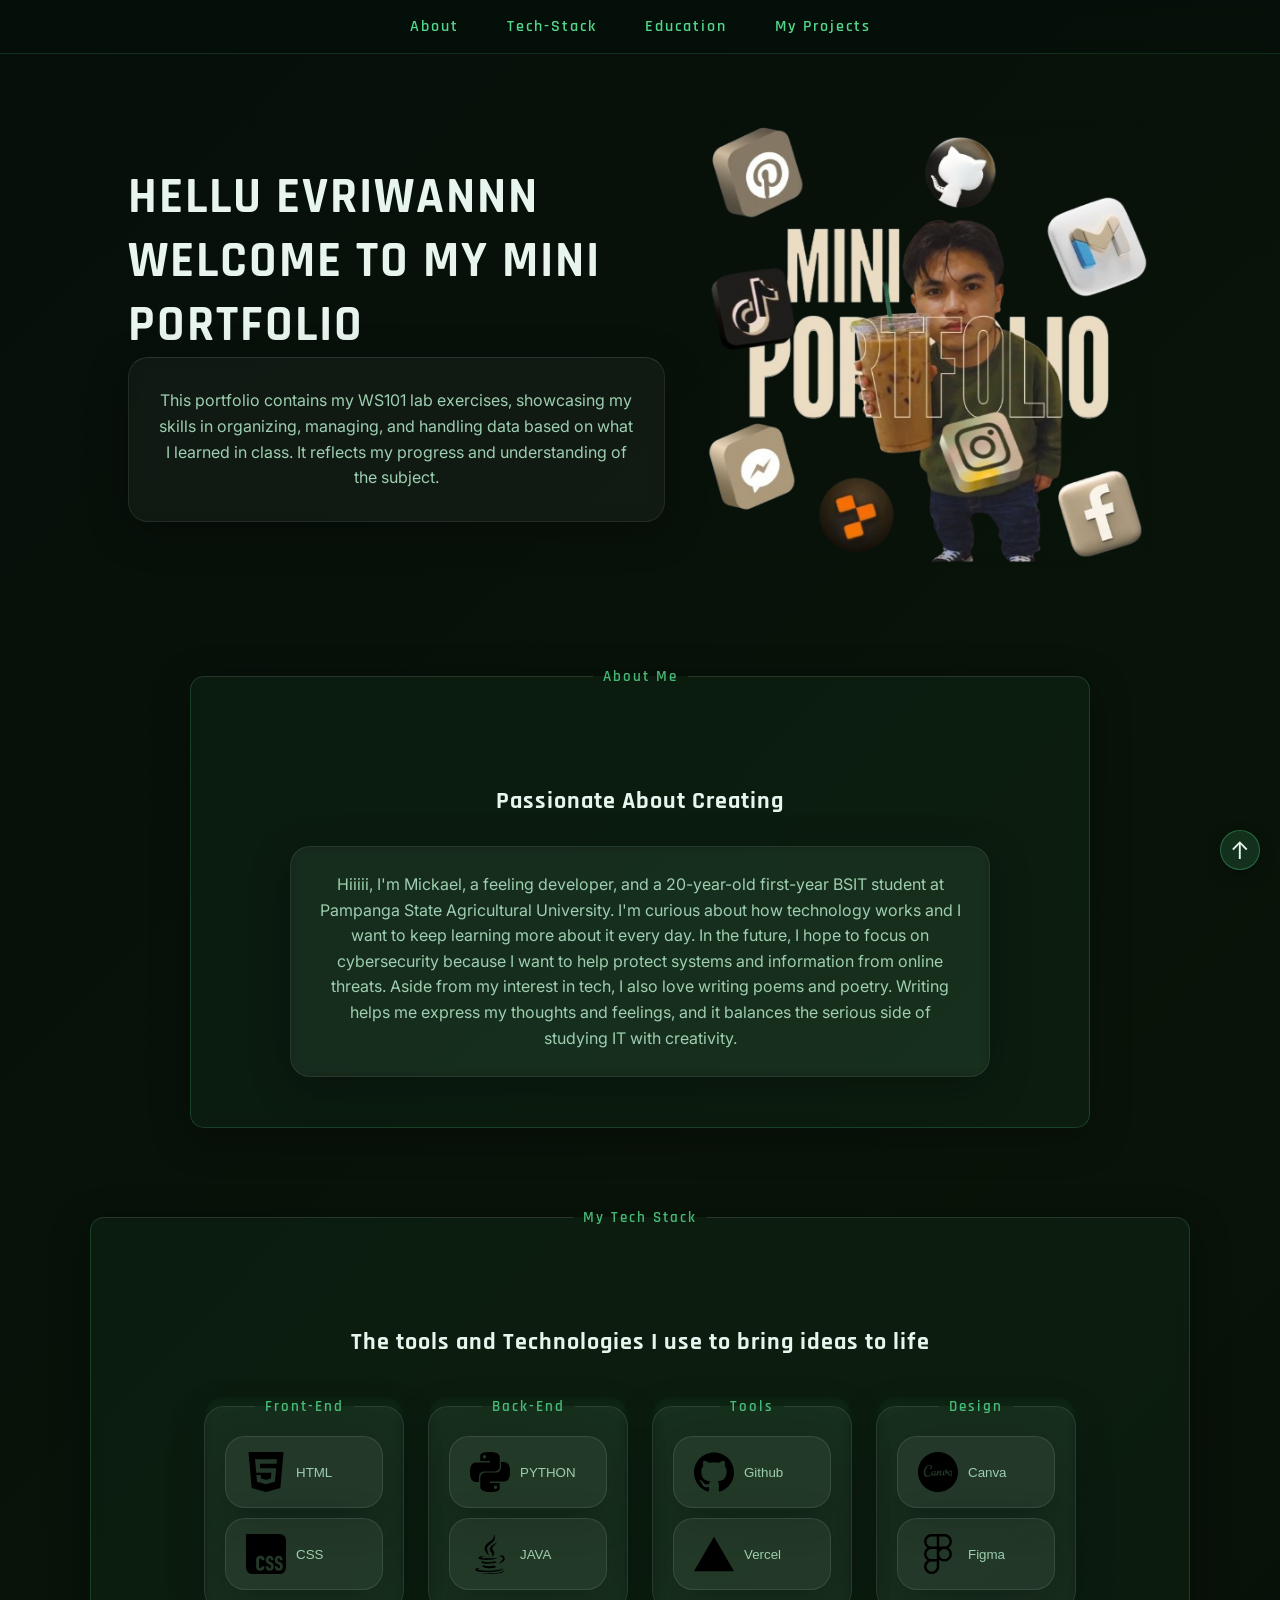
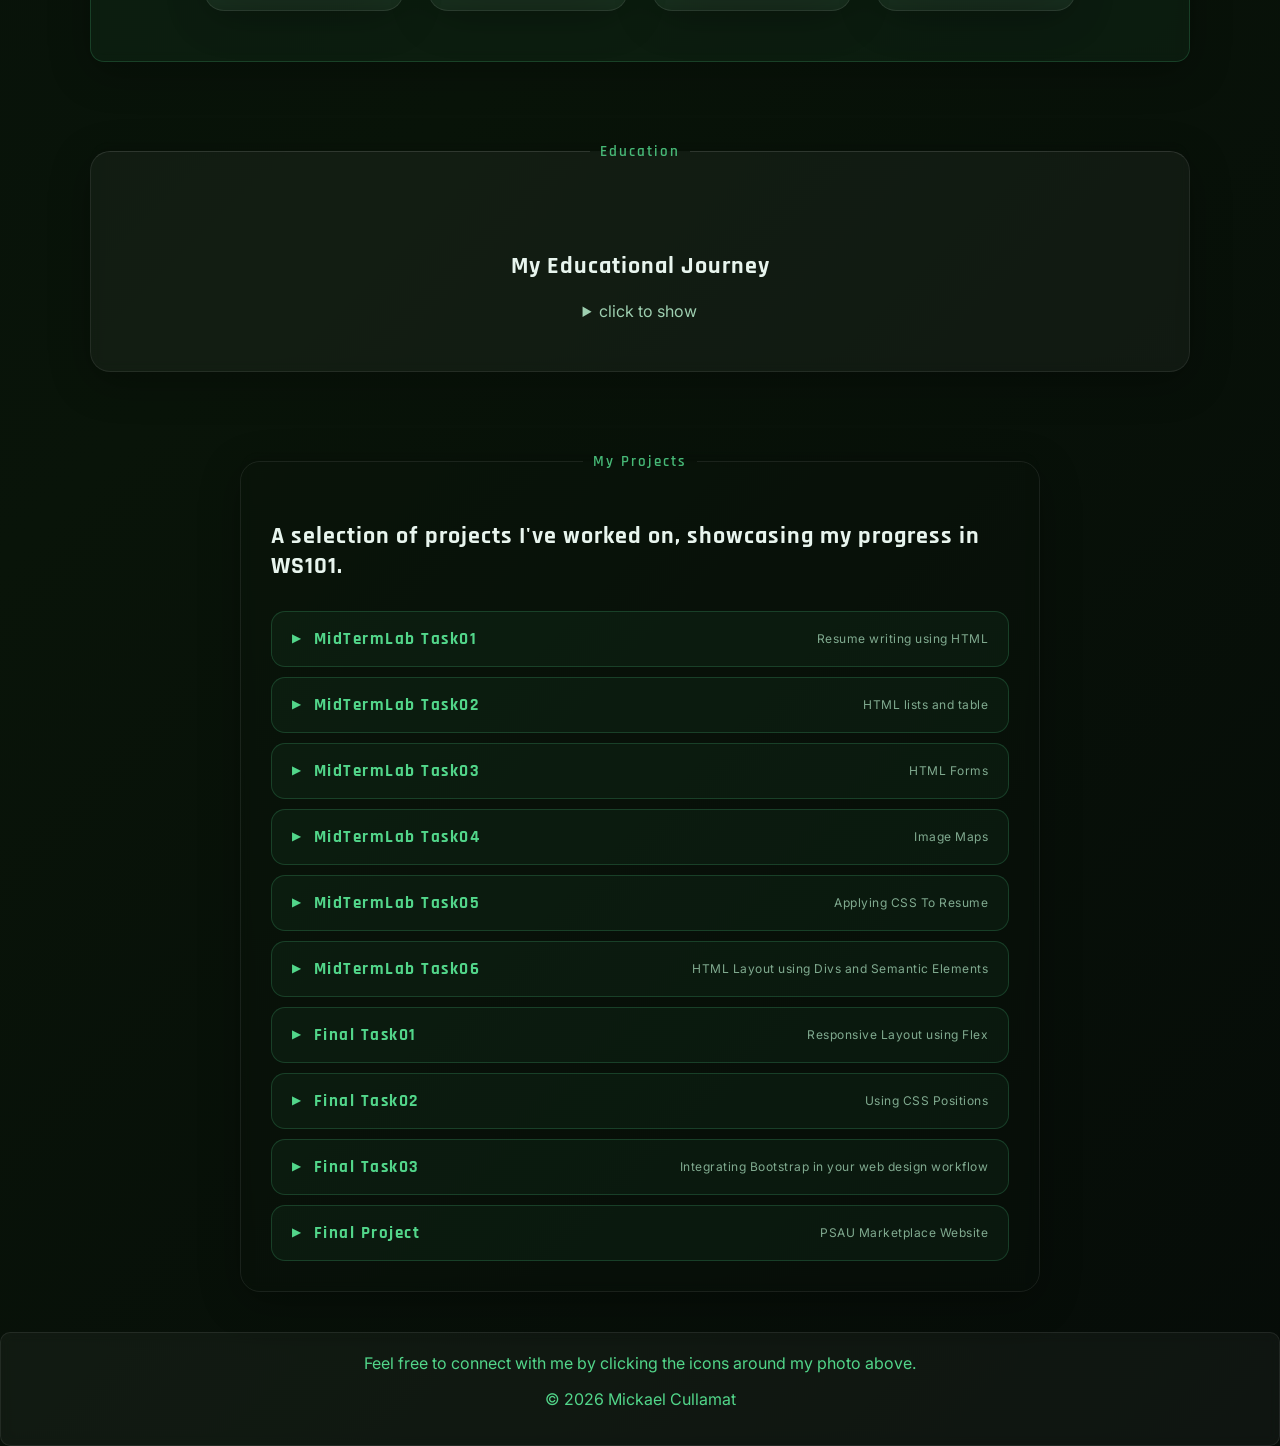
<file: index.html>
<!DOCTYPE html>
<html lang="en">

<head>
<meta charset="UTF-8">
<meta name="viewport" content="width=device-width, initial-scale=1.0">
<title>Mick's Portfolio</title>
<link rel="stylesheet" href="style.css">
<link href="https://fonts.googleapis.com/css2?family=Rajdhani:wght@400;500;600;700&family=Inter:wght@300;400;500&display=swap" rel="stylesheet">
</head>

<body>

<header>

<nav class="menu">
<a href="#about">About</a>
<a href="#tech">Tech-Stack</a>
<a href="#education">Education</a>
<a href="#projects">My Projects</a>

</nav>

</header>

<section class="me">

<div class="text">
<h1>Hellu evriwannn<br> Welcome to my mini Portfolio</h1>
<p>This portfolio contains my WS101 lab exercises, showcasing my skills in organizing, managing, and handling data based on what I learned in class. It reflects my progress and understanding of the subject.</p>
</div>

<div class="image">

<img src="images/mickpfp1.png" alt="profile pic">

<a target="_blank" href="https://pin.it/7B3tC3BLo"  class="icon pinterest" title="Pinterest"></a>
<a target="_blank" href="https://github.com/mikmik0101" class="icon github" title="GitHub"></a>
<a target="_blank" href="/cdn-cgi/l/email-protection#3855515b53595d545b4d54545955594c0809785f55595154165b5755" class="icon gmail" title="GMail"></a>
<a target="_blank" href="https://vm.tiktok.com/ZS9eS1f3rMJXV-0MFJ2/" class="icon tiktok" title="TokTik"></a>
<a target="_blank" href="https://www.instagram.com/mick_e_maws?igsh=czVsNTV5YnB3aHF4" class="icon instagram" title="InstaGram"></a>
<a target="_blank" href="https://www.facebook.com/meckmeckmick" class="icon facebook" title="FaceBook"></a>
<a target="_blank" href="https://m.me/meckmeckmick" class="icon messenger" title="Messenger"></a>
<a target="_blank" href="https://replit.com/refer/had0926922" class="icon replit" title="ReplIt"></a>


</div>

</section>

<article>

<fieldset class="abt">

<legend id="about"><span>About Me</span></legend><br>

<h1>Passionate About Creating</h1>

<p>Hiiiii, I'm Mickael, a feeling developer, and a 20-year-old first-year BSIT student at Pampanga State Agricultural University. I'm curious about how technology works and I want to keep learning more about it every day. In the future, I hope to focus on cybersecurity because I want to help protect systems and information from online threats. Aside from my interest in tech, I also love writing poems and poetry. Writing helps me express my thoughts and feelings, and it balances the serious side of studying IT with creativity.</p>

</fieldset>

</article>

<article>
<fieldset class="tech" id="tech">
<legend><span>My Tech Stack</span></legend><br>
<h1>The tools and Technologies I use to bring ideas to life</h1>
<div class="tech-grid">
    <fieldset class="front">
        <legend>Front-End</legend>
        <button class="html"><img src="images/html5.svg"><span>HTML</span></button>
        <button class="css"><img src="images/css.svg"><span>CSS</span></button>
    </fieldset>
    <fieldset class="front">
        <legend>Back-End</legend>
        <button class="html"><img src="images/python.svg"><span>PYTHON</span></button>
        <button class="css"><img src="images/java.svg"><span>JAVA</span></button>
    </fieldset>
    <fieldset class="front">
        <legend>Tools</legend>
        <button class="html"><img src="images/github.svg"><span>Github</span></button>
        <button class="css"><img src="images/vercel.svg"><span>Vercel</span></button>
    </fieldset>
    <fieldset class="front">
        <legend>Design</legend>
        <button class="html"><img src="images/canva.svg"><span>Canva</span></button>
        <button class="css"><img src="images/figma.svg"><span>Figma</span></button>
    </fieldset>
</div>
</fieldset>
</article>

<article>

<fieldset class="edu" id="education">
<legend><span>Education</span></legend><br>

<h1>My Educational Journey</h1>
<details><summary>click to show</summary>
<div class="timeline">

<div class="edu-card">
<span class="year">2025 - Present</span>
<h2>Pampanga State Agricultural University</h2>
<p>Bachelor of Science in Information Technology</p>
</div>

<div class="edu-card">
<span class="year">2023 - 2025</span>
<h2>Dolores National High-School</h2>
<p>Accountancy, Business, and Management(ABM)</p>
</div>

<div class="edu-card">
<span class="year">2019 - 2023</span>
<h2>Tinajero National High-School Annex (TNHSA)</h2>
<p>Junior High School</p>
</div>

</div>

</fieldset>
</details>
</article>


<article class="proj" id="projects">
<fieldset>
<legend><span>My Projects</span></legend>
<h1>A selection of projects I've worked on, showcasing my progress in WS101.</h1>

<!-- Project 1 -->

<details class="one">
<summary>MidTermLab Task01 <span class="proj-sub">Resume writing using HTML</span></summary>
<div class="one-content">
<div class="oneimage"><img src="images/one.svg"></div>
<div class="options">
<button class="views"> <a href="sampleimg/RWCSS.png" target="_blank">View Sample Src</a></button>
<button class="views"><a href="sampleimg/r1.png" target="_blank"> View Sample Output</a></button>
<button class="views"><a href="https://pastebin.com/B80MsMNK" target="_blank"> Source Code</a></button>
<button class="view"><a href="midterm/resume1.html" target="_blank">View Project</a></button>
</div>
</div>
</details>

<!-- Project 2 -->

<details class="one">
<summary>MidTermLab Task02 <span class="proj-sub">HTML lists and table</span></summary>
<div class="one-content">
<div class="oneimage"><img src="images/two.svg"></div>
<div class="options">
<button class="views"> <a href="sampleimg/TAL.png" target="_blank">View Sample Src</a></button>
<button class="views"> <a href="sampleimg/latpic.png" target="_blank"> View Sample Output</a></button>
<button class="views"><a href="https://pastebin.com/GpDP0E8f" target="_blank">View Source Code</a></button>
<button class="view"><a href="midterm/Exer2List.html" target="_blank">View Project</a></button>
</div>
</div>
</details>

<!-- Project 3 -->

<details class="one">
<summary>MidTermLab Task03 <span class="proj-sub">HTML Forms</span></summary>
<div class="one-content">
<div class="oneimage"><img src="images/three.svg"></div>
<div class="options">
<button class="views"> <a href="sampleimg/Form.png" target="_blank"> View Sample Src </a></button>
<button class="views"> <a href="sampleimg/formpic.png" target="_blank"> View Sample Output</a></button>
<button class="views"><a href="https://pastebin.com/j9hTSFBD" target="_blank">View Source Code</a></button>
<button class="view"><a href="midterm/htmlform.html" target="_blank">View Project</a></button>
</div>
</div>
</details>

<!-- Project 4 -->

<details class="one">
<summary>MidTermLab Task04 <span class="proj-sub">Image Maps</span></summary>
<div class="one-content">
<div class="oneimage"><img src="images/four.svg"></div>
<div class="options">
<button class="views"> <a href="sampleimg/map.png" target="_blank"> View Sample Src </a></button>
<button class="views"> <a href="sampleimg/mappic.png" target="_blank"> View Sample Output</a></button>
<button class="views"><a href="https://pastebin.com/W4KcrL3u" target="_blank">View Source Code </a></button>
<button class="view"><a href="midterm/imagemap.html" target="_blank">View Project</a></button>
</div>
</div>
</details>

<!-- Project 5 -->

<details class="one">
<summary>MidTermLab Task05 <span class="proj-sub">Applying CSS To Resume</span></summary>
<div class="one-content">
<div class="oneimage"><img src="images/five.svg"></div>
<div class="options">
<button class="views"> <a href="sampleimg/RBWCSS.png" target="_blank"> View Sample Src</a></button>
<button class="views"><a href="sampleimg/r2.png" target="_blank"> View Sample Output</a></button>
<button class="views"><a href="https://pastebin.com/FE5B2wSv" target="_blank"> View Source Code</a></button>
<button class="view"><a href="midterm/mickael's resume.html" target="_blank">View Project</a></button>
</div>
</div>
</details>

<!-- Project 6 -->

<details class="one">
<summary>MidTermLab Task06 <span class="proj-sub">HTML Layout using Divs and Semantic Elements</span></summary>
<div class="one-content">
<div class="oneimage"><img src="images/six.svg"></div>
<div class="options">
<button class="views"> <a href="sampleimg/missu.png" target="_blank"> View Sample Src</a></button>
<button class="views"> <a href="sampleimg/missupic.png" target="_blank"> View Sample Output</a></button>
<button class="views"> <a href="https://pastebin.com/ixq5jrEz" target="_blank"> View Source Code</a></button>
<button class="view"><a href="midterm/Semantic.html" target="_blank">View Project</a></button>
</div>
</div>
</details>

<details class="one">
<summary>Final Task01 <span class="proj-sub">Responsive Layout using Flex</span></summary>
<div class="one-content">
<div class="oneimage"><img src="images/fOne.svg"></div>
<div class="options">
<button class="views"> <a href="sampleimg/flex.png" target="_blank"> View Sample Src</a></button>
<button class="views"> <a href="sampleimg/flexpic.png" target="_blank"> View Sample Output</a></button>
<button class="views"> <a href="https://pastebin.com/kq0rGB5c" target="_blank"> View Source Code</a></button>
<button class="view"><a href="midterm/no_style.html" target="_blank">View Project</a></button>
</div>
</div>
</details>

<details class="one">
<summary>Final Task02 <span class="proj-sub">Using CSS Positions</span></summary>
<div class="one-content">
<div class="oneimage"><img src="images/Ftwo.svg"></div>
<div class="options">
<button class="views"> <a href="sampleimg/task02.png" target="_blank"> View Sample Src</a></button>
<button class="views"> <a href="midterm/piktyur/task02.png" target="_blank"> View Sample Output</a></button>
<button class="views"> <a href="https://pastebin.com/LL7d5tPb" target="_blank"> View Source Code</a></button>
<button class="view"><a href="midterm/task02.html" target="_blank">View Project</a></button>
</div>
</div>
</details>

<details class="one">
<summary>Final Task03 <span class="proj-sub"> Integrating Bootstrap in your web design workflow</span></summary>
<div class="one-content">
<div class="oneimage"><img src="images/Fthree.svg"></div>
<div class="options">
<button class="views"> <a href="sampleimg/flex.png" target="_blank"> View Sample Src</a></button>
<button class="views"> <a href="sampleimg/task03b.png" target="_blank"> View Sample Output</a></button>
<button class="views"> <a href="https://pastebin.com/mLLrTJna" target="_blank"> View Source Code</a></button>
<button class="view"><a href="midterm/task03b.html" target="_blank">View Project</a></button>
</div>
</div>
</details>

<details class="one">
<summary>Final Project <span class="proj-sub">PSAU Marketplace Website</span></summary>
<div class="one-content">
<div class="oneimage"><img src="images/finalproj.svg"></div>
<div class="options">
<button class="views"> <a href="sampleimg/finalproj.jfif" target="_blank"> View Sample Src</a></button>
<button class="views"> <a href="images/finalproject.jfif" target="_blank"> View Sample Output</a></button>
<button class="views"> <a href="https://pastebin.com/YYnhtnes" target="_blank"> View Source Code</a></button>
<button class="view"><a href="site/index.html" target="_blank">View Project</a></button>
</div>
</div>
</details>

</fieldset>
</article>



    </fieldset>
</article>

  <footer>
    <span id="contact">Feel free to connect with me by clicking the icons around my photo above.
</span>
        <p>© 2026 Mickael Cullamat</p>
     
    </footer>

<a href="#" class="back-to-top">↑</a>
</body>
</html>
</file>
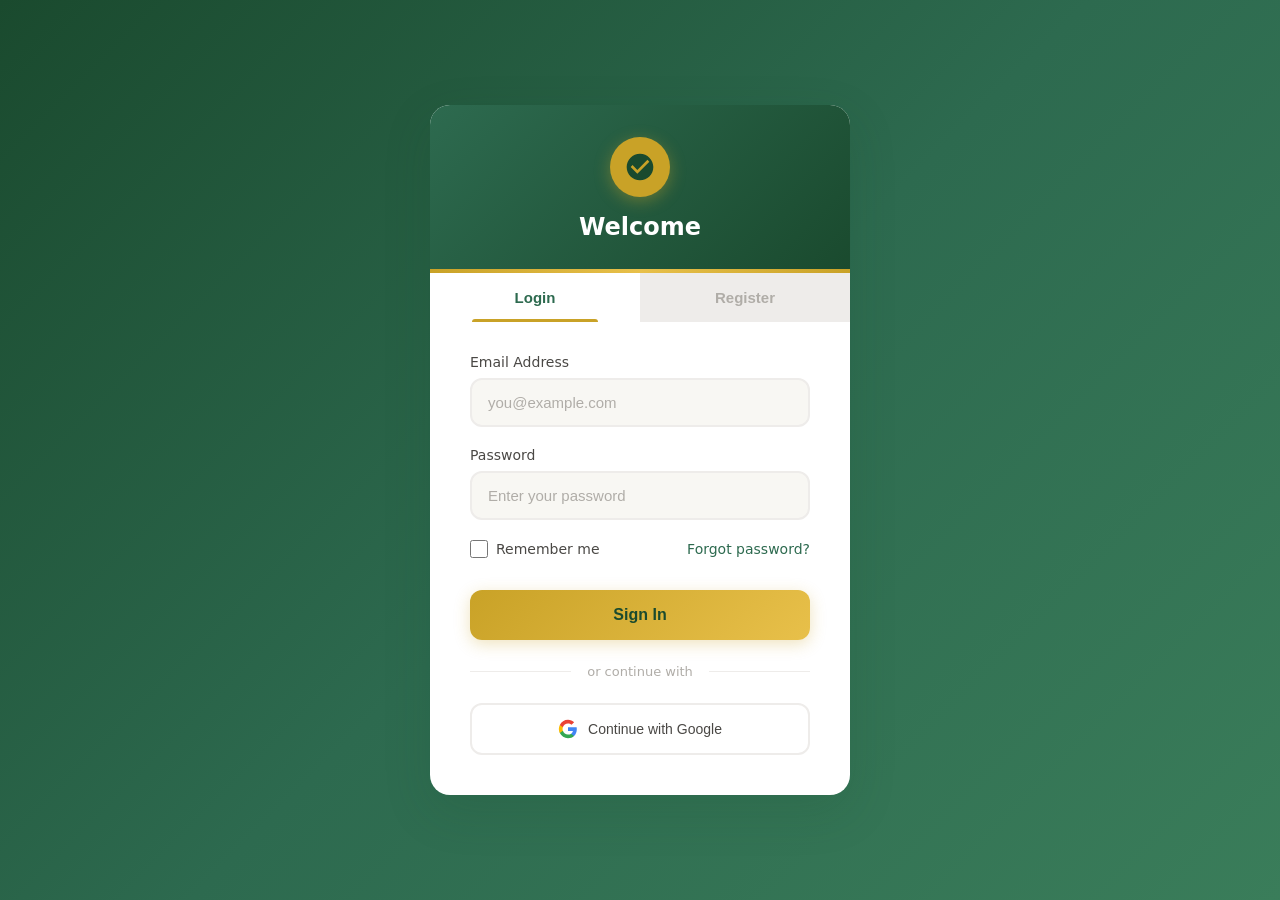
<file: site/index.html>
<!DOCTYPE html>
<html lang="en">
<head>
  <meta charset="UTF-8">
  <meta name="viewport" content="width=device-width, initial-scale=1.0">
  <title>Login / Register</title>
  <style>
    :root {
      --green-dark: #1a4a2e;
      --green-main: #2d6a4f;
      --green-mid:  #3a7d5a;
      --green-light:#4caf80;
      --gold:       #c9a227;
      --gold-light: #e8c04a;
      --gold-pale:  #fdf3d0;
      --white:      #ffffff;
      --off-white:  #f8f7f3;
      --gray-light: #eeecea;
      --gray-mid:   #b0ada8;
      --gray-text:  #4a4845;
      --shadow-sm:  0 2px 8px rgba(55, 70, 61, 0.08);
      --shadow-md:  0 6px 24px rgba(26,74,46,0.12);
      --shadow-lg:  0 16px 48px rgba(26,74,46,0.16);
      --radius:     12px;
      --radius-lg:  20px;
      --transition: all 0.25s cubic-bezier(0.4, 0, 0.2, 1);
    }

    * {
      margin: 0;
      padding: 0;
      box-sizing: border-box;
    }

    body {
      font-family: 'Segoe UI', system-ui, sans-serif;
      min-height: 100vh;
      display: flex;
      align-items: center;
      justify-content: center;
      background: linear-gradient(135deg, var(--green-dark) 0%, var(--green-main) 50%, var(--green-mid) 100%);
      padding: 20px;
    }

    .auth-container {
      width: 100%;
      max-width: 420px;
      background: var(--white);
      border-radius: var(--radius-lg);
      box-shadow: var(--shadow-lg);
      overflow: hidden;
    }

  
    .auth-header {
      background: linear-gradient(135deg, var(--green-main), var(--green-dark));
      padding: 32px 40px;
      text-align: center;
      position: relative;
    }

    .auth-header::after {
      content: '';
      position: absolute;
      bottom: 0;
      left: 0;
      right: 0;
      height: 4px;
      background: linear-gradient(90deg, var(--gold), var(--gold-light), var(--gold));
    }

    .logo {
      width: 60px;
      height: 60px;
      background: var(--gold);
      border-radius: 50%;
      display: flex;
      align-items: center;
      justify-content: center;
      margin: 0 auto 16px;
      box-shadow: 0 4px 16px rgba(201, 162, 39, 0.4);
    }

    .logo svg {
      width: 32px;
      height: 32px;
      fill: var(--green-dark);
    }

    .auth-header h1 {
      color: var(--white);
      font-size: 24px;
      font-weight: 600;
    }

    .tab-container {
      display: flex;
      background: var(--gray-light);
    }

    .tab {
      flex: 1;
      padding: 16px;
      border: none;
      background: transparent;
      font-size: 15px;
      font-weight: 600;
      color: var(--gray-mid);
      cursor: pointer;
      transition: var(--transition);
      position: relative;
    }

    .tab.active {
      color: var(--green-main);
      background: var(--white);
    }

    .tab.active::after {
      content: '';
      position: absolute;
      bottom: 0;
      left: 20%;
      right: 20%;
      height: 3px;
      background: var(--gold);
      border-radius: 3px 3px 0 0;
    }

    .tab:hover:not(.active) {
      color: var(--gray-text);
    }

   
    .form-container {
      padding: 32px 40px 40px;
    }

    .form {
      display: none;
    }

    .form.active {
      display: block;
    }

    .form-group {
      margin-bottom: 20px;
    }

    .form-group label {
      display: block;
      margin-bottom: 8px;
      font-size: 14px;
      font-weight: 500;
      color: var(--gray-text);
    }

    .form-group input {
      width: 100%;
      padding: 14px 16px;
      border: 2px solid var(--gray-light);
      border-radius: var(--radius);
      font-size: 15px;
      color: var(--gray-text);
      transition: var(--transition);
      background: var(--off-white);
    }

    .form-group input:focus {
      outline: none;
      border-color: var(--green-light);
      background: var(--white);
      box-shadow: 0 0 0 4px rgba(76, 175, 128, 0.1);
    }

    .form-group input::placeholder {
      color: var(--gray-mid);
    }


    .btn-submit {
      width: 100%;
      padding: 16px;
      border: none;
      border-radius: var(--radius);
      font-size: 16px;
      font-weight: 600;
      cursor: pointer;
      transition: var(--transition);
      background: linear-gradient(135deg, var(--gold), var(--gold-light));
      color: var(--green-dark);
      box-shadow: 0 4px 16px rgba(201, 162, 39, 0.3);
      margin-top: 8px;
    }

    .btn-submit:hover {
      transform: translateY(-2px);
      box-shadow: 0 6px 24px rgba(201, 162, 39, 0.4);
    }

    .btn-submit:active {
      transform: translateY(0);
    }

   
    .form-extras {
      display: flex;
      justify-content: space-between;
      align-items: center;
      margin-bottom: 24px;
      font-size: 14px;
    }

    .remember-me {
      display: flex;
      align-items: center;
      gap: 8px;
      color: var(--gray-text);
    }

    .remember-me input[type="checkbox"] {
      width: 18px;
      height: 18px;
      accent-color: var(--green-main);
      cursor: pointer;
    }

    .forgot-link {
      color: var(--green-main);
      text-decoration: none;
      font-weight: 500;
    }

    .forgot-link:hover {
      color: var(--gold);
    }

    /* Divider */
    .divider {
      display: flex;
      align-items: center;
      margin: 24px 0;
      color: var(--gray-mid);
      font-size: 13px;
    }

    .divider::before,
    .divider::after {
      content: '';
      flex: 1;
      height: 1px;
      background: var(--gray-light);
    }

    .divider span {
      padding: 0 16px;
    }

    /* Social Buttons */
    .social-btn {
      width: 100%;
      padding: 14px;
      border: 2px solid var(--gray-light);
      border-radius: var(--radius);
      background: var(--white);
      font-size: 14px;
      font-weight: 500;
      color: var(--gray-text);
      cursor: pointer;
      transition: var(--transition);
      display: flex;
      align-items: center;
      justify-content: center;
      gap: 10px;
    }

    .social-btn:hover {
      border-color: var(--green-light);
      background: var(--off-white);
    }

    .social-btn svg {
      width: 20px;
      height: 20px;
    }
  </style>
</head>
<body>
  <div class="auth-container">
    <div class="auth-header">
      <div class="logo">
        <svg viewBox="0 0 24 24"><path d="M12 2C6.48 2 2 6.48 2 12s4.48 10 10 10 10-4.48 10-10S17.52 2 12 2zm-2 15l-5-5 1.41-1.41L10 14.17l7.59-7.59L19 8l-9 9z"/></svg>
      </div>
      <h1>Welcome</h1>
    </div>

    <div class="tab-container">
      <button class="tab active" data-tab="login">Login</button>
      <button class="tab" data-tab="register">Register</button>
    </div>

    <div class="form-container">
      <!-- Login Form -->
      <form class="form active" id="login">
        <div class="form-group">
          <label for="login-email">Email Address</label>
          <input type="email" id="login-email" placeholder="you@example.com" required>
        </div>
        <div class="form-group">
          <label for="login-password">Password</label>
          <input type="password" id="login-password" placeholder="Enter your password" required>
        </div>
        <div class="form-extras">
          <label class="remember-me">
            <input type="checkbox"> Remember me
          </label>
          <a href="#" class="forgot-link">Forgot password?</a>
        </div>
        <!-- LOGIN BUTTON -->
<a href="index1.html">
  <button type="button" class="btn-submit">
    Sign In
  </button>
</a>
        <div class="divider"><span>or continue with</span></div>
        <button type="button" class="social-btn">
          <svg viewBox="0 0 24 24"><path fill="#4285F4" d="M22.56 12.25c0-.78-.07-1.53-.2-2.25H12v4.26h5.92c-.26 1.37-1.04 2.53-2.21 3.31v2.77h3.57c2.08-1.92 3.28-4.74 3.28-8.09z"/><path fill="#34A853" d="M12 23c2.97 0 5.46-.98 7.28-2.66l-3.57-2.77c-.98.66-2.23 1.06-3.71 1.06-2.86 0-5.29-1.93-6.16-4.53H2.18v2.84C3.99 20.53 7.7 23 12 23z"/><path fill="#FBBC05" d="M5.84 14.09c-.22-.66-.35-1.36-.35-2.09s.13-1.43.35-2.09V7.07H2.18C1.43 8.55 1 10.22 1 12s.43 3.45 1.18 4.93l2.85-2.22.81-.62z"/><path fill="#EA4335" d="M12 5.38c1.62 0 3.06.56 4.21 1.64l3.15-3.15C17.45 2.09 14.97 1 12 1 7.7 1 3.99 3.47 2.18 7.07l3.66 2.84c.87-2.6 3.3-4.53 6.16-4.53z"/></svg>
          Continue with Google
        </button>
      </form>

      <!-- Register Form -->
      <form class="form" id="register">
        <div class="form-group">
          <label for="reg-name">Full Name</label>
          <input type="text" id="reg-name" placeholder="John Doe" required>
        </div>
        <div class="form-group">
          <label for="reg-email">Email Address</label>
          <input type="email" id="reg-email" placeholder="you@example.com" required>
        </div>
        <div class="form-group">
          <label for="reg-password">Password</label>
          <input type="password" id="reg-password" placeholder="Create a password" required>
        </div>
        <div class="form-group">
          <label for="reg-confirm">Confirm Password</label>
          <input type="password" id="reg-confirm" placeholder="Confirm your password" required>
        </div>
        <button type="submit" class="btn-submit">Create Account</button>
        <div class="divider"><span>or continue with</span></div>
        <button type="button" class="social-btn">
          <svg viewBox="0 0 24 24"><path fill="#4285F4" d="M22.56 12.25c0-.78-.07-1.53-.2-2.25H12v4.26h5.92c-.26 1.37-1.04 2.53-2.21 3.31v2.77h3.57c2.08-1.92 3.28-4.74 3.28-8.09z"/><path fill="#34A853" d="M12 23c2.97 0 5.46-.98 7.28-2.66l-3.57-2.77c-.98.66-2.23 1.06-3.71 1.06-2.86 0-5.29-1.93-6.16-4.53H2.18v2.84C3.99 20.53 7.7 23 12 23z"/><path fill="#FBBC05" d="M5.84 14.09c-.22-.66-.35-1.36-.35-2.09s.13-1.43.35-2.09V7.07H2.18C1.43 8.55 1 10.22 1 12s.43 3.45 1.18 4.93l2.85-2.22.81-.62z"/><path fill="#EA4335" d="M12 5.38c1.62 0 3.06.56 4.21 1.64l3.15-3.15C17.45 2.09 14.97 1 12 1 7.7 1 3.99 3.47 2.18 7.07l3.66 2.84c.87-2.6 3.3-4.53 6.16-4.53z"/></svg>
          Continue with Google
        </button>
      </form>
    </div>
  </div>

  <script>
    const tabs = document.querySelectorAll('.tab');
    const forms = document.querySelectorAll('.form');

    tabs.forEach(tab => {
      tab.addEventListener('click', () => {
        tabs.forEach(t => t.classList.remove('active'));
        forms.forEach(f => f.classList.remove('active'));
        
        tab.classList.add('active');
        document.getElementById(tab.dataset.tab).classList.add('active');
      });
    });
  </script>
</body>
</html>
</file>
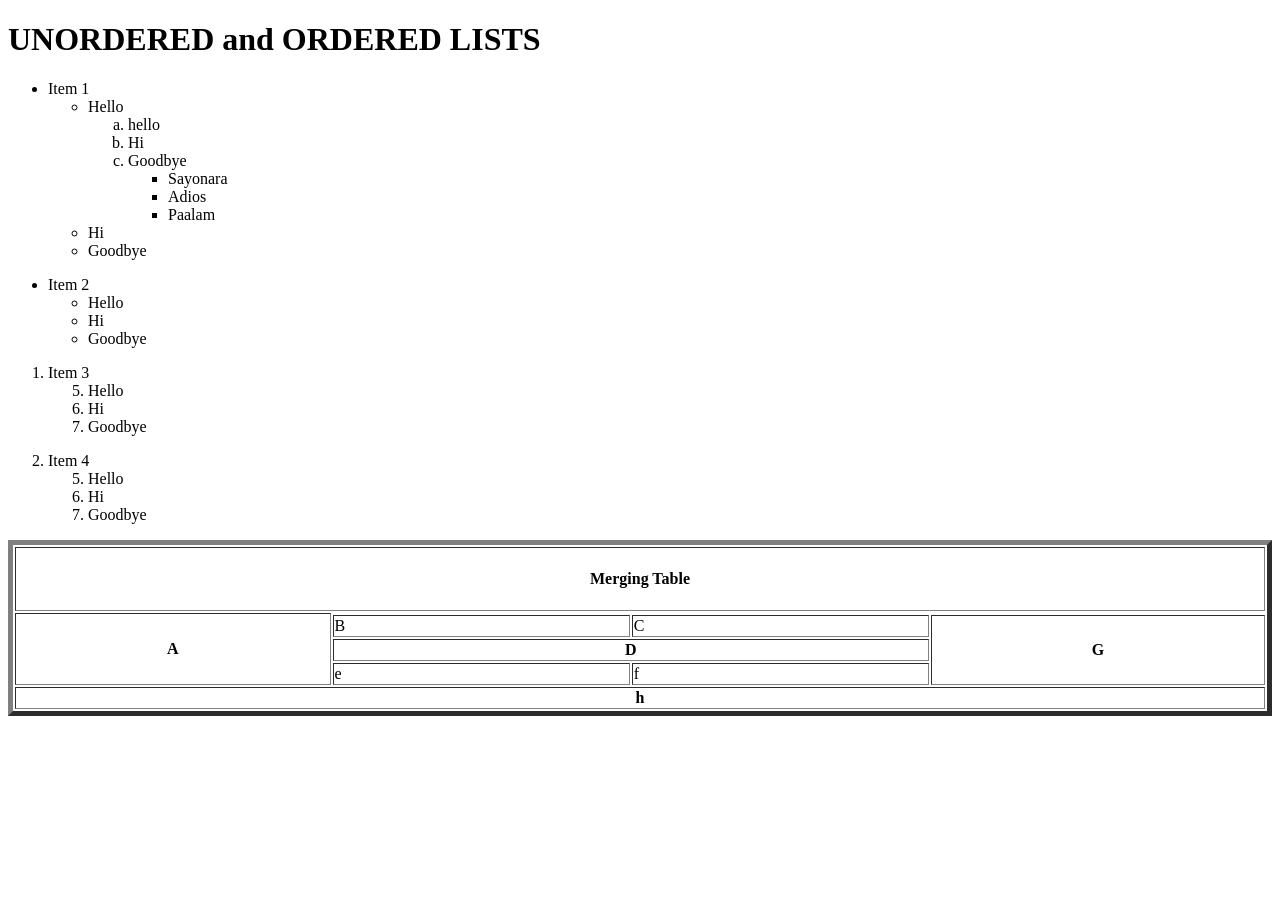
<file: midterm/Exer2List.html>
<!DOCTYPE html>
<html lang="eng">

<head>
    <title>wala</title>
</head>
<body>

<h1>UNORDERED and ORDERED LISTS</h1>
<ul>
    <li>Item 1</li>
    <ul>
        <li>Hello</li>
        <ol type="a"><li>hello</li>
        <li>Hi</li>
    <li>Goodbye</li>
    <ul type="square">
        <li>Sayonara</li>
        <li>Adios</li>
        <li>Paalam</li>
    </ul>
</ol>
<li>Hi</li>
<li>Goodbye</li>
    </ul>
</ul>
<ul><li>Item 2</li>
<ul><li>Hello</li> <li>Hi</li> <li>Goodbye</li></ul>
</ul>
<ol type="1">
    <li>Item 3</li>
    <ol start="5">
<li> Hello</li>
<li>Hi</li>
<li>Goodbye</li>
    </ol>
</ol>
<ol start="2">
    <li>Item 4</li>
    <ol start="5">
<li>Hello</li>
<li>Hi</li>
<li>Goodbye</li>
    </ol>
</ol>

<table border="5" width="100%">
<th colspan="4"><h4>Merging Table</h4></th>
<tr>
    <th rowspan="4">A</td>
</tr>
<tr>
    <td>B</td>
    <td>C</td>
    <th rowspan="3">G</td>
</tr>
<tr><th colspan="2" >D</th></tr>

<tr>
    <td>e</td>
    <td>f</td>
     </tr>

    <tr><th colspan="4">h</th></tr>
</table>






</body>
</html>
</file>
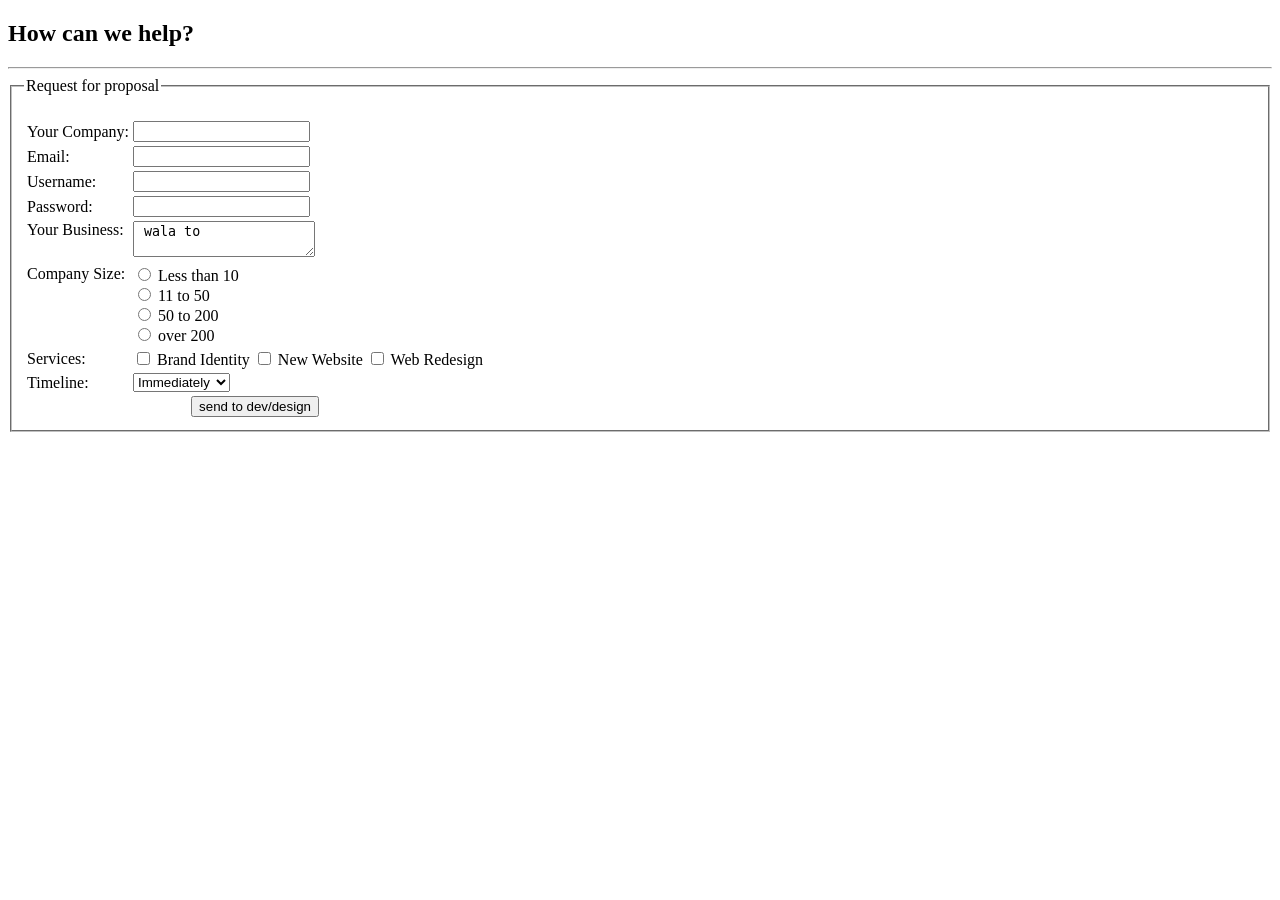
<file: midterm/htmlform.html>
<!DOCTYPE html> <html lang="en"> <head> <meta charset="UTF-8"> <meta name="viewport" content="width=device-width, initial-scale=1.0">
<title>Demo Form</title> </head> <body> 

<h2> How can we help?</h2>
<hr>
<fieldset> <legend>Request for proposal </legend>
<table>
    <tr>  <td>Your Company:</td><td> <input type="text" id="yc" > </td> </tr>
<tr> <label> <td>Email:</td><td> <input type="text" id="email" ></label> </td> </tr>
<tr> <label> <td>Username:</td><td> <input type="text" id="um"></label> </td> </tr>
<tr> <label> <td>Password: </td><td><input type="password" id="pass" ></label> </td> </tr>
<tr> <td valign="top"> Your Business:</td><td> <textarea readonly> wala to </textarea>  </td> </tr>
<tr>
    <label>
        <td valign="top"> Company Size:</td>
    </label>

    <td> <input type="radio" name="tru" > Less than 10 
    <br>
     <input type="radio" name="tru"> 11 to 50 
    <br>
     <input type="radio" name="tru"> 50 to 200 
    <br>
    <input type="radio" name="tru"> over 200 </td>
    <br>
</tr>
<tr>
    <label>
        <td> Services: </td>
    </label>
     <td> <input type="checkbox" > Brand Identity
        <input type="checkbox" > New Website
        <input type="checkbox" > Web Redesign </td>
</tr>

<tr>
    <label>
        <td>Timeline: </td>
    </label>

    <td ><select name="tl"><option>Immediately</option>
    <option>1-2 weeks</option>
    <option>3-6 weeks</option>
    <option>7-12 months</option>
    </select></td>
</tr>
<tr>
    <label>
        <td align="center" colspan="2"><button>send to dev/design</button></td>
    </label>
</tr>
</fieldset>
</table>
</file>
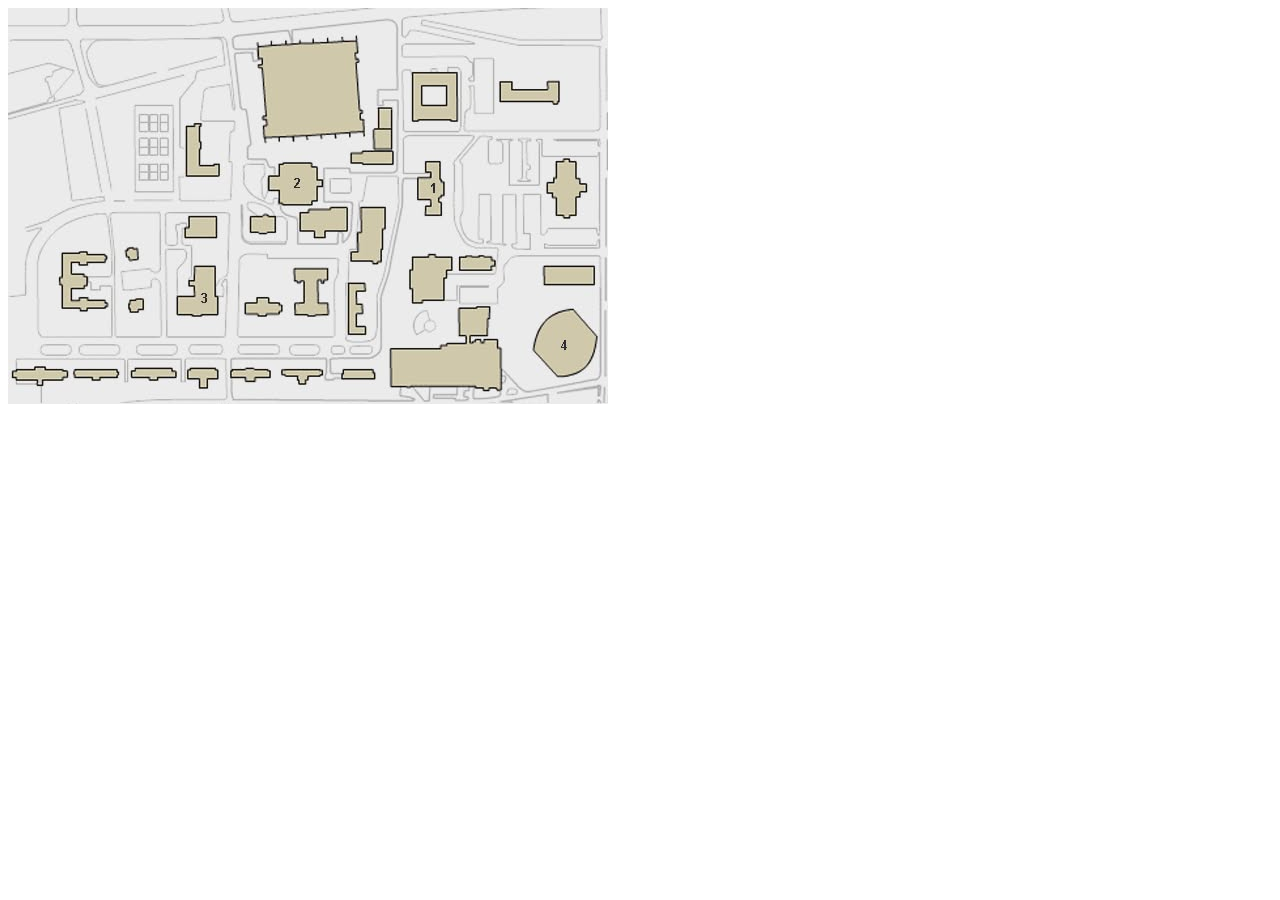
<file: midterm/imagemap.html>
<!DOCTYPE html>

<html>
<head>
<meta charset="UTF-8">
<meta name="viewport" content="width=device-width, initial-scale=1.0">
<title>Image Map</title>
</head>
<body>
<img src="piktyur/map.jpg" usemap="#image-map" width="600px" height="396px">

<map name="image-map">
    <area target="_blank" alt="Science Org" title="Science Org" href="https://www.computerscience.org/" coords="402,143,448,211" shape="rect">
    <area target="_blank" alt="College of Business and Technology" title="College of Business and Technology" href="https://asingan.psu.edu.ph/college-of-technology-and-business/" coords="248,139,324,203" shape="rect">
    <area target="_blank" alt="DICT" title="DICT" href="https://dict.gov.ph/" coords="215,311,173,254" shape="rect">
    <area target="_blank" alt="Harper Library" title="Harper Library" href="https://www.harper-adams.ac.uk/study/902/the-library/" coords="554,331,45" shape="circle">
</map> 
</body>
</html>
</file>
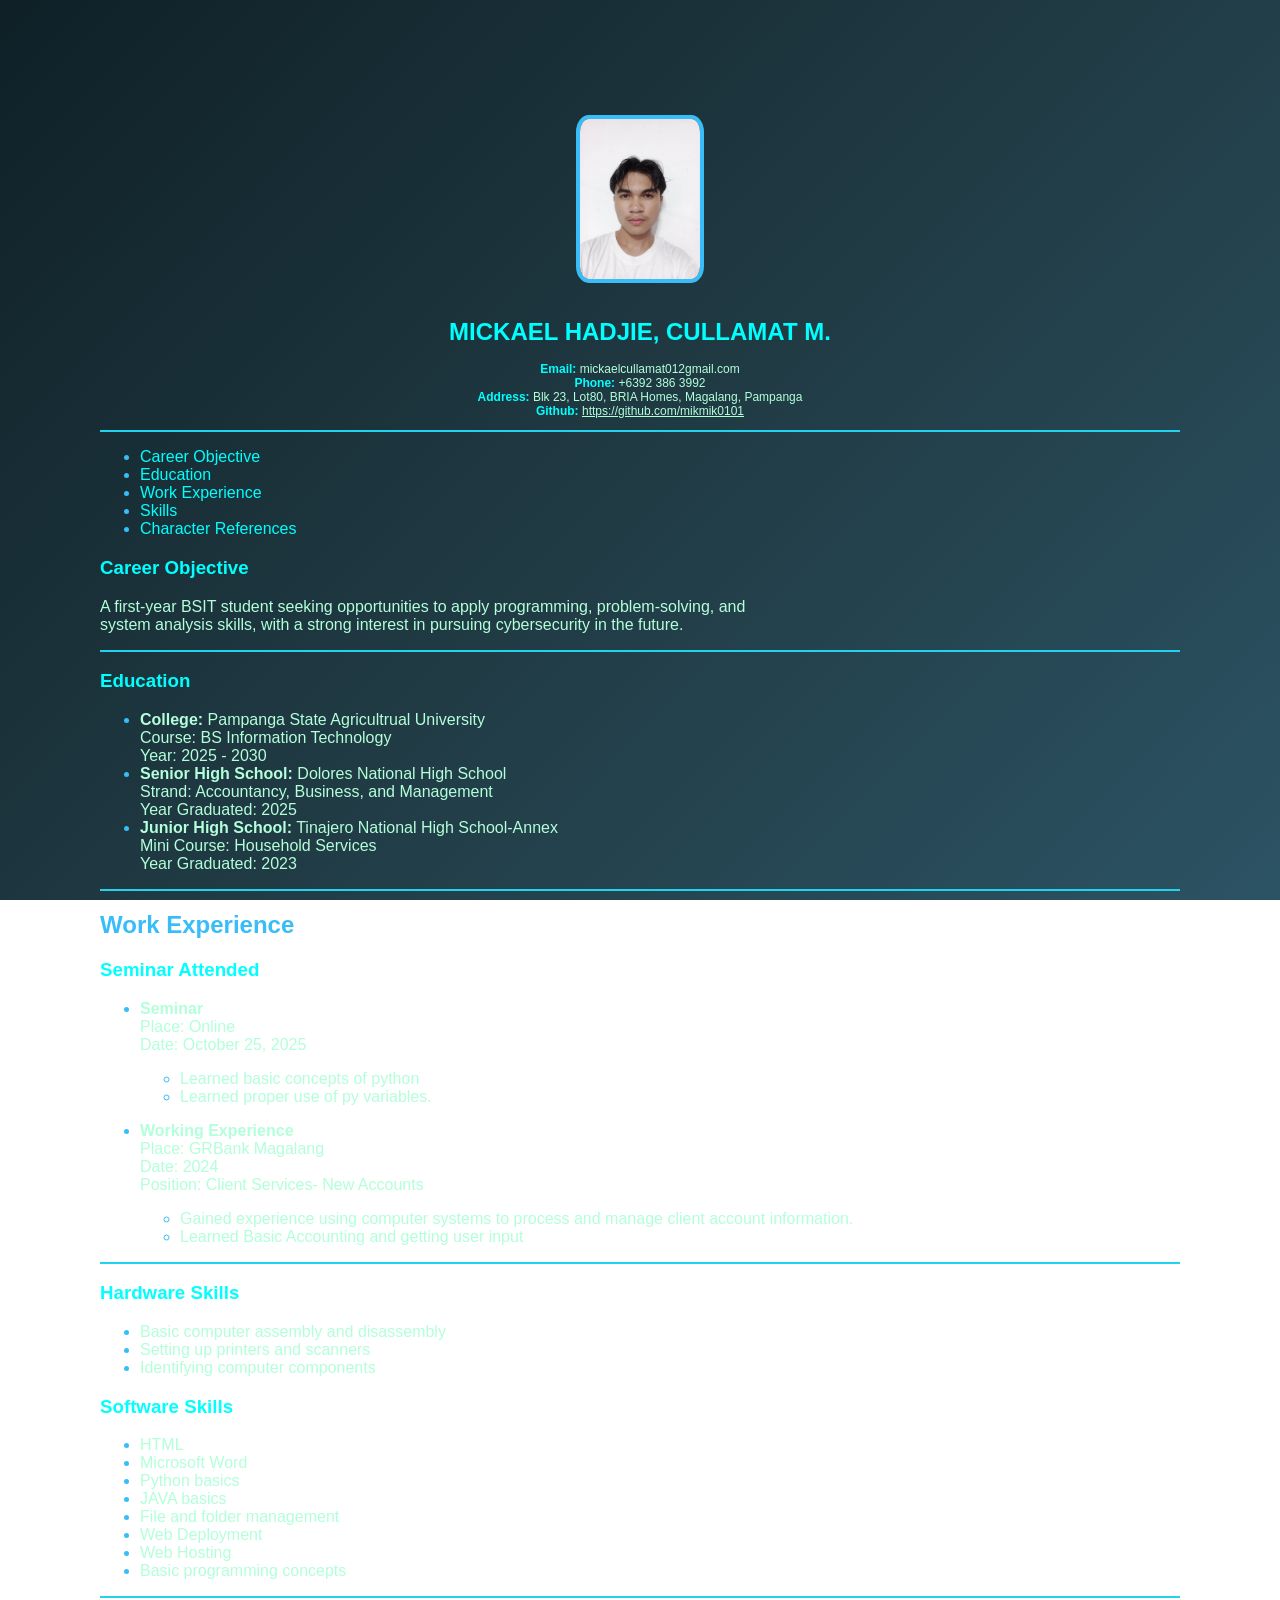
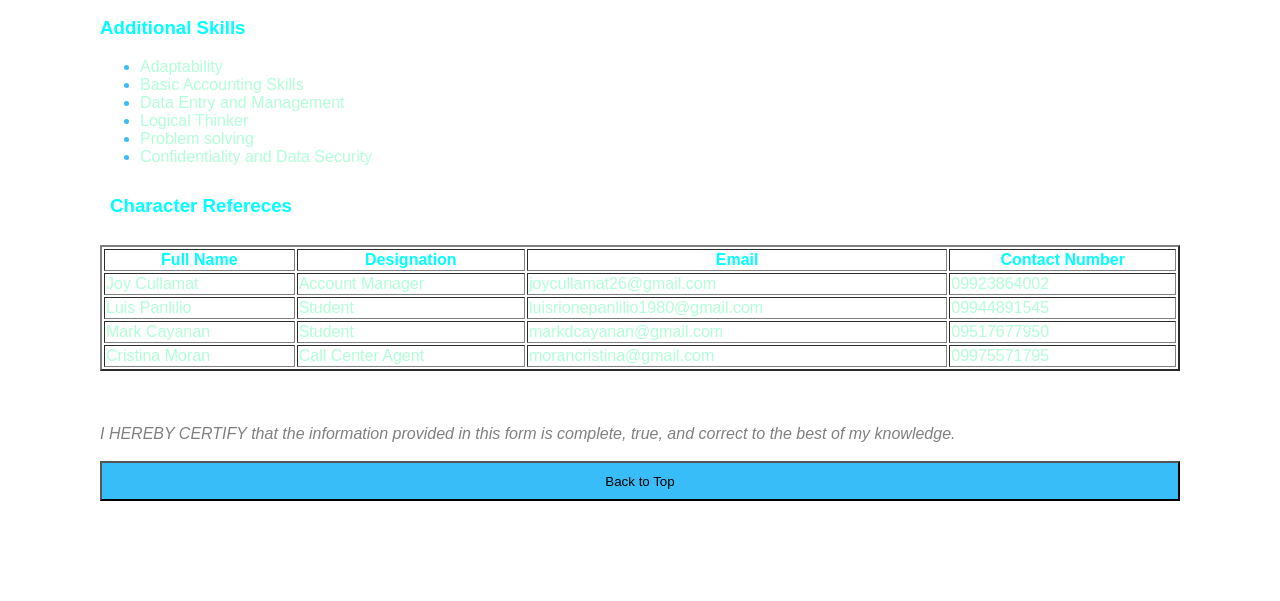
<file: midterm/mickael's resume.html>
<!DOCTYPE html>
<html lang ="en">
<head>
<title>MICKAEL'S RESUME</title>
<style>
 body{
    background:linear-gradient(135deg, #0F2027, #203A43, #2C5364);
margin:100px;
background-attachment: fixed;
font-family: Arial, Helvetica, sans-serif;

 }
 p{
    color: #B2FFDA;
 }
 li{
    color: #B2FFDA;
 }
#reference {
    transition: all 0.3s ease;
    padding: 10px;
}

#reference:hover {
    background-color: rgba(56, 189, 248, 0.1);
    transform: scale(1.02);
    border-radius: 10px;
}



 html {
    scroll-behavior: smooth;
}

 h3{
    color:#00FFFF;
 }

#personal{
color:#00FFFF;
text-align: center;
font-size: 12px;
}
.perso{
    color: #B2FFDA;
}
.email{
    color: #00FFFF;
}
.her{
    color: gray;
}
.tibol{
    color: #22D3EE;
}
img {
    border: 4px solid #38BDF8;
    border-radius: 10%;
    
}
td{
    color: #B2FFDA;
}
th{
    color: #00FFFF;
}
::marker {
  color:#38BDF8 ;
}
 a{text-decoration: none;}

       a:hover{background-color:#0F2027;
               font-size:18px;}
       a:link{color:#00FFFF}
       a:visited{color:red}

       :target {
    animation: highlight 5s ease;
}

@keyframes highlight {
    0% {
        background-color: rgba(56,189,248,0.4);
    }
    100% {
        background-color: transparent;
    }
}

::selection {
  background:#22D3EE  ;
  color: #F0F0F0;
}
</style>

</head>
<body id="top">
<div style="text-align: center; padding: 15px;">
<img src="piktyur/mickael.jpg" width="120" alt="basta pic to">
</div>
<div id="personal">
<h1>MICKAEL HADJIE, CULLAMAT M.</h1>
<p class="perso">
<strong class="email">Email: </strong>mickaelcullamat012gmail.com <br>
<strong class="email">Phone:</strong> +6392 386 3992 <br>
<strong class="email">Address:</strong> Blk 23, Lot80, BRIA Homes, Magalang, Pampanga<br>
<strong class="email">Github:</strong> <u>  https://github.com/mikmik0101</u>
</p>
</div>
<hr color="#22D3EE">

    <ul>
        <li><a href="#career">Career Objective</a></li>
        <li><a href="#educ">Education</a></li>
        <li><a href="#exp">Work Experience</a></li>
        <li><a href="#skills">Skills</a> </li>
        <li><a href="#reference">Character References</a></li>
    </ul>


<h3 id="career">Career Objective</h3>
<p>
A first-year BSIT student seeking opportunities to apply programming, problem-solving, and <br>system analysis skills,
with a strong interest in pursuing cybersecurity in the future.
</p>
<hr color="#22D3EE">
<h3 id="educ">Education</h3>
<ul>
<li>

<strong>College:</strong> Pampanga State Agricultrual University  <br>
Course: BS Information Technology <br>
Year: 2025 - 2030
</li>
<li>
<strong>Senior High School:</strong> Dolores National High School <br>
Strand: Accountancy, Business, and Management <br>
Year Graduated: 2025
</li>
<li>
<strong>Junior High School:</strong> Tinajero National High School-Annex <br>
Mini Course: Household Services <br>
Year Graduated: 2023
</li>

</ul>
<hr color="#22D3EE">
<h2 style="color:#38BDF8; " id="exp">Work Experience</h2>
<h3>Seminar Attended</h3>
<ul>
<li>
<strong>Seminar</strong><br>
Place: Online <br>
Date: October 25, 2025 <br>
<ul>
<p>
    <li> Learned basic concepts of python </li>
<li>Learned proper use of py variables.</li>
</p> </ul>
</li>
<li>
<strong>Working Experience</strong><br>
Place: GRBank Magalang <br>
Date: 2024 <br>
Position: Client Services- New Accounts
<ul>

<p>
    <li>Gained experience using computer systems to process and manage client account information.</li>
    <li>Learned Basic Accounting and getting user input</li>  </ul>
</p>
</li>
</ul>
<hr color="#22D3EE">



<h3 id="skills">Hardware Skills</h3>
<ul>
<li>Basic computer assembly and disassembly</li>
<li>Setting up printers and scanners</li>
<li>Identifying computer components</li>
</ul>

<h3>Software Skills</h3>
<ul>
<li>HTML</li>
<li>Microsoft Word</li>
<li>Python basics</li>
<li>JAVA basics</li>
<li>File and folder management</li>
<li>Web Deployment</li>
<li>Web Hosting</li>
<li>Basic programming concepts</li>
</ul>
<hr color="#22D3EE">

<h3>Additional Skills</h3>
<ul>
<li>Adaptability</li>
<li>Basic Accounting Skills</li>
<li>Data Entry and Management</li>
<li>Logical Thinker</li>
<li>Problem solving</li>
<li>Confidentiality and Data Security</li>

</ul>

<h3 id="reference">Character Refereces</h3>
<table width="100%" border="2">
  <div class="tibol">
<th> 
Full Name
</th>

<th>Designation</th>
<th>Email</th>
<th>Contact Number</th>
</div>
<tr>
<td> Joy Cullamat</td>
<td> Account Manager  </td>
<td>joycullamat26@gmail.com </td>
<td> 09923864002 </td>
</tr>
<td> Luis Panlilio</td>
<td> Student  </td>
<td>luisrionepanlilio1980@gmail.com </td>
<td> 09944891545 </td>
</tr>
<td> Mark Cayanan</td>
<td> Student  </td>
<td>markdcayanan@gmail.com </td>
<td> 09517677950 </td>
</tr>
<td> Cristina Moran</td>
<td> Call Center Agent  </td>
<td>morancristina@gmail.com </td>
<td> 09975571795</td>
</tr>
</table>
<br> <br> <br>
<div class="her">
<em>I HEREBY CERTIFY that the information provided in this form is complete, true, and correct to the best of my
knowledge.</em></div><br>

<a href="#top"><button style="width: fit-content; background-color: #38BDF8; padding: 5px; height: 40px; width: 100%;">Back to Top</button></a>
</body>
</html>
</file>
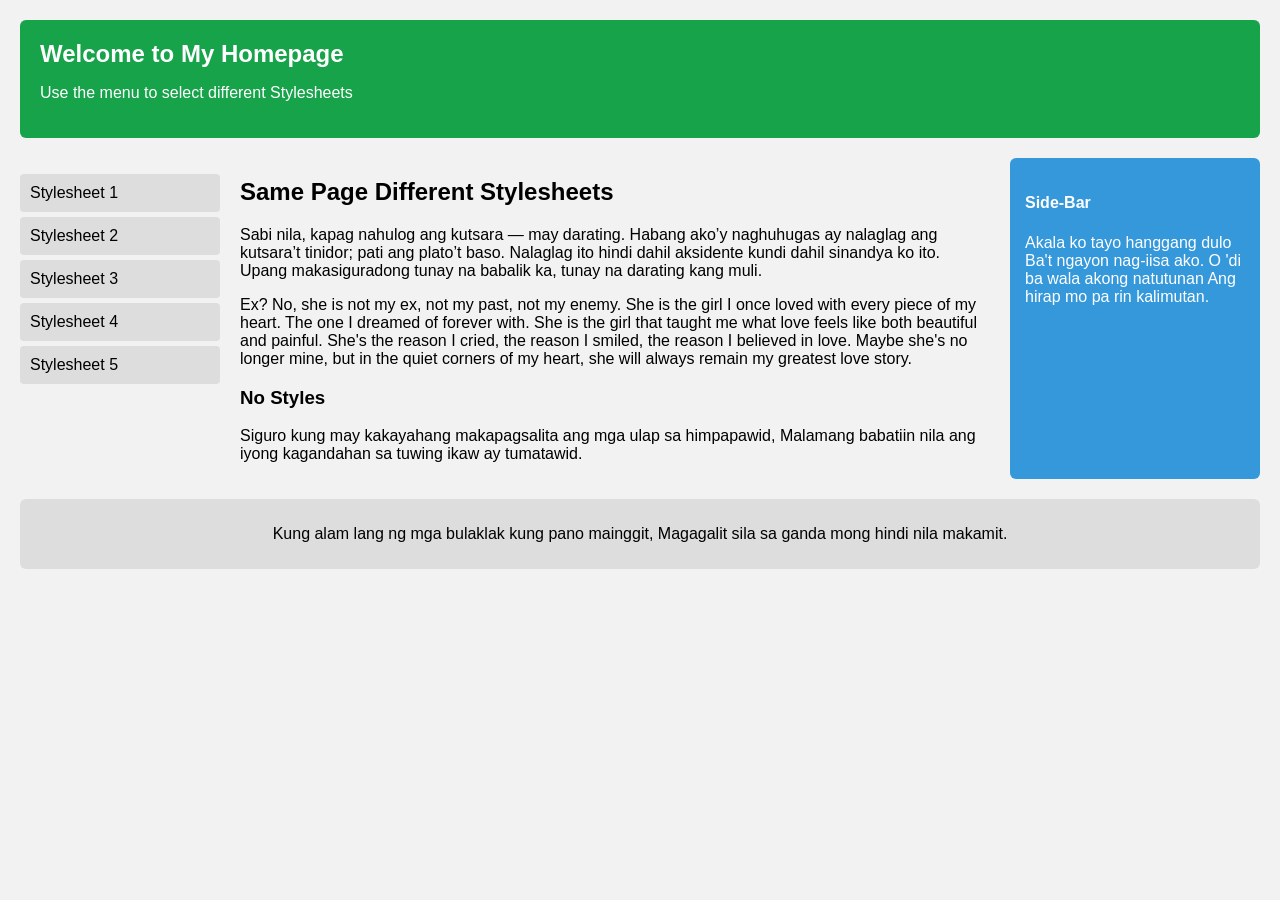
<file: midterm/no_style.html>
<!DOCTYPE html> 
<html lang="en">
<head>
<meta charset="UTF-8">
<meta name="viewport" content="width=device-width, initial-scale=1.0">
<title>Flex Layout</title>

<link rel="stylesheet" href="style.css"
</head>

<body>

<header>
<h2>Welcome to My Homepage</h2>
<p>Use the menu to select different Stylesheets</p>
</header>

<div class="container">

<nav>
<ul>
<li>Stylesheet 1</li>
<li>Stylesheet 2</li>
<li>Stylesheet 3</li>
<li>Stylesheet 4</li>
<li>Stylesheet 5</li>
</ul>
</nav>

<div id="main">

<section>
<h2>Same Page Different Stylesheets</h2>

<p>Sabi nila, kapag nahulog ang kutsara — may darating. 
    Habang ako’y naghuhugas ay nalaglag ang kutsara’t tinidor; pati ang plato’t baso. 
    Nalaglag ito hindi dahil aksidente kundi dahil sinandya ko ito. 
    Upang makasiguradong tunay na babalik ka, tunay na darating kang muli.</p>

<p>Ex? No, she is not my ex, not my past, not my enemy.

She is the girl I once loved with every piece of my heart. 
The one I dreamed of forever with. She is the girl that taught me what love feels like both beautiful and painful. She's the reason I cried, the reason I smiled, the reason I believed in love.
 Maybe she's no longer mine, but in the quiet corners of my heart, she will always remain my greatest love story.</p>
</section>

<section>
<h3>No Styles</h3>
<p>Siguro kung may kakayahang makapagsalita ang mga ulap sa himpapawid,
    Malamang babatiin nila ang iyong kagandahan sa tuwing ikaw ay tumatawid.
</p>
</section>

</div>

<aside>

<h4>Side-Bar</h4>
<p>Akala ko tayo hanggang dulo
Ba't ngayon nag-iisa ako.
O 'di ba wala akong natutunan
Ang hirap mo pa rin kalimutan.</p>

</aside>

</div>

<footer>
<p>Kung alam lang ng mga bulaklak kung pano mainggit,
    Magagalit sila sa ganda mong hindi nila makamit.</p>
</footer>

</body>
</html>
</file>
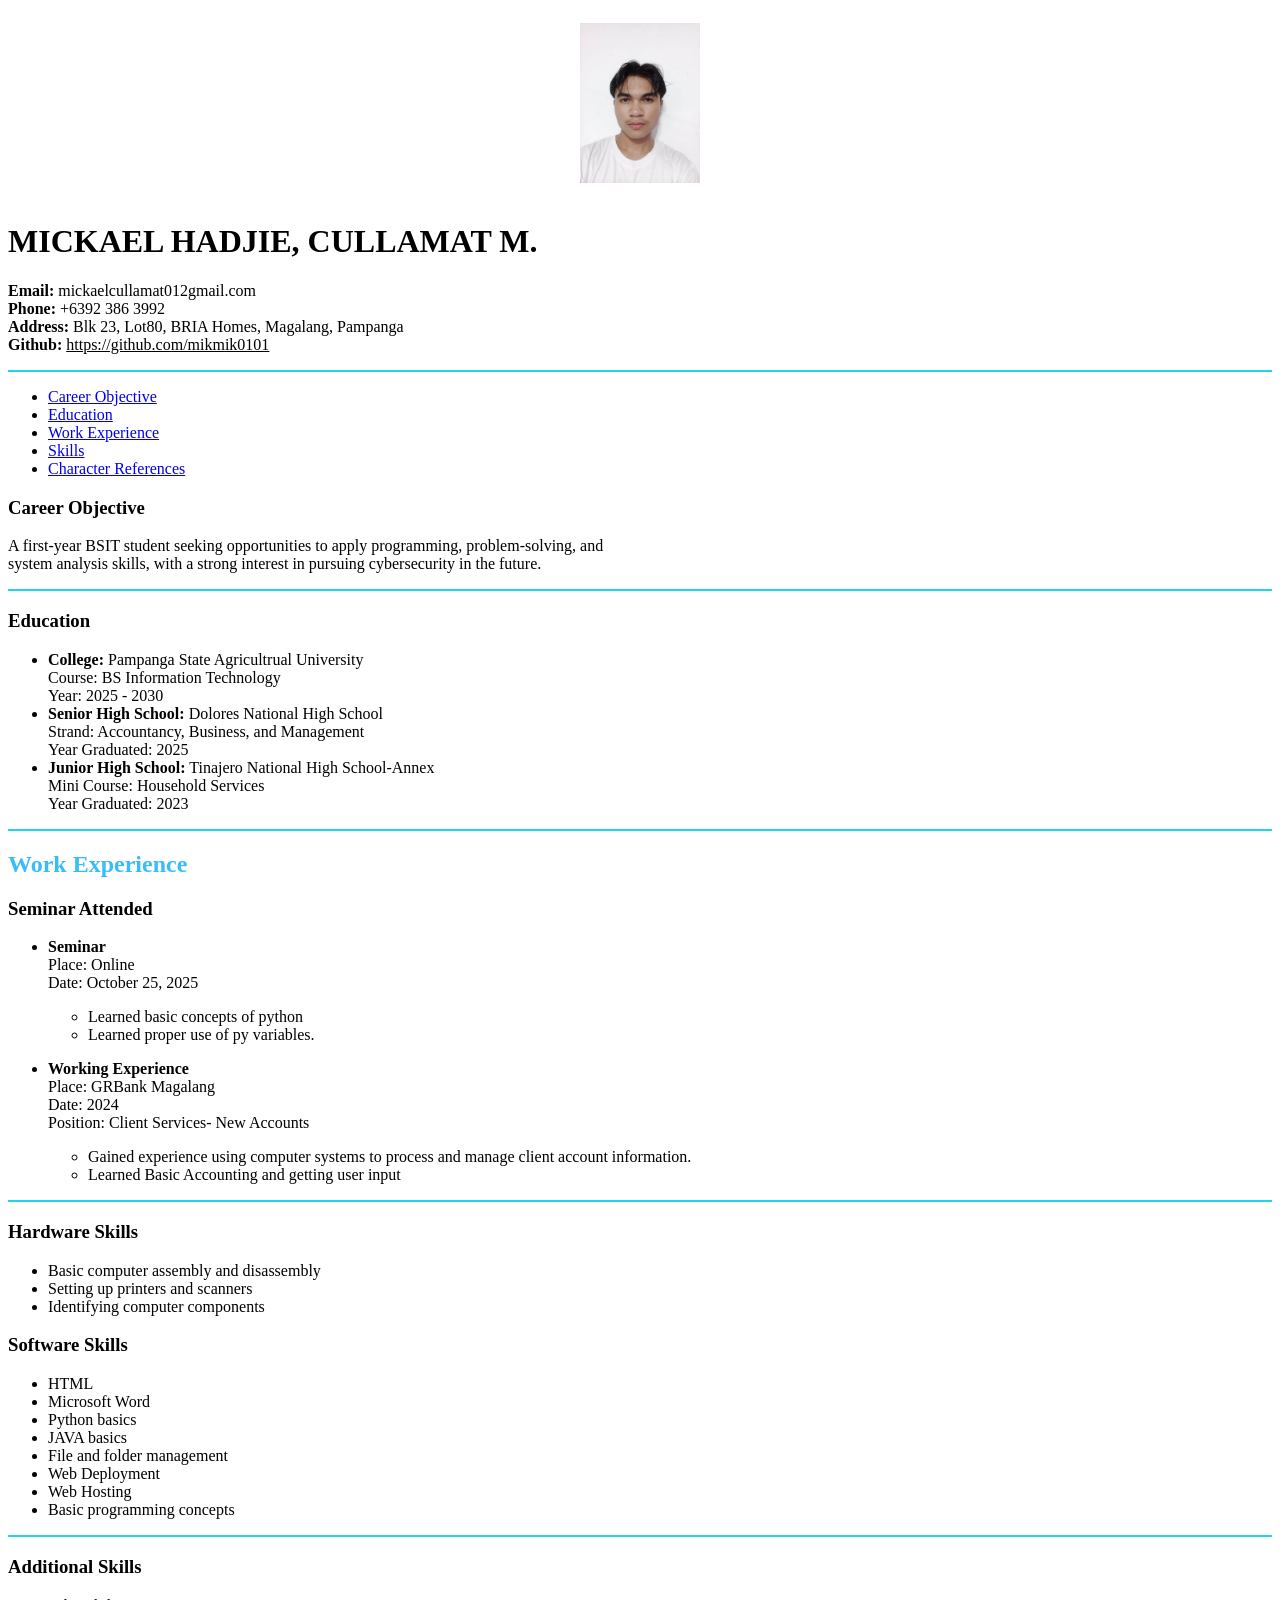
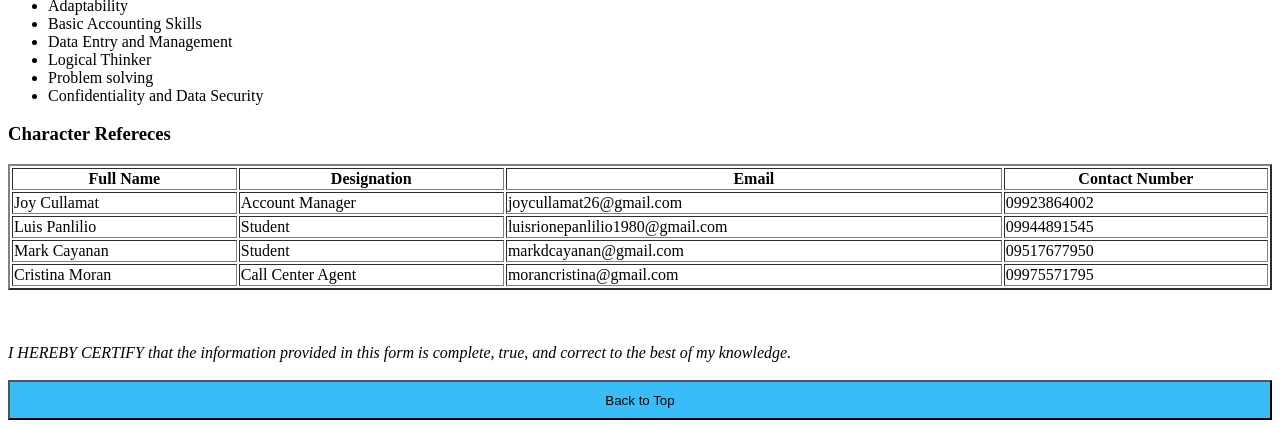
<file: midterm/resume1.html>
<!DOCTYPE html>
<html lang ="en">
<head>
<title>MICKAEL'S RESUME</title>


</head>
<body id="top">
<div style="text-align: center; padding: 15px;">
<img src="piktyur/mickael.jpg" width="120" alt="basta pic to">
</div>
<div id="personal">
<h1>MICKAEL HADJIE, CULLAMAT M.</h1>
<p class="perso">
<strong class="email">Email: </strong>mickaelcullamat012gmail.com <br>
<strong class="email">Phone:</strong> +6392 386 3992 <br>
<strong class="email">Address:</strong> Blk 23, Lot80, BRIA Homes, Magalang, Pampanga<br>
<strong class="email">Github:</strong> <u>  https://github.com/mikmik0101</u>
</p>
</div>
<hr color="#22D3EE">

    <ul>
        <li><a href="#career">Career Objective</a></li>
        <li><a href="#educ">Education</a></li>
        <li><a href="#exp">Work Experience</a></li>
        <li><a href="#skills">Skills</a> </li>
        <li><a href="#reference">Character References</a></li>
    </ul>


<h3 id="career">Career Objective</h3>
<p>
A first-year BSIT student seeking opportunities to apply programming, problem-solving, and <br>system analysis skills,
with a strong interest in pursuing cybersecurity in the future.
</p>
<hr color="#22D3EE">
<h3 id="educ">Education</h3>
<ul>
<li>

<strong>College:</strong> Pampanga State Agricultrual University  <br>
Course: BS Information Technology <br>
Year: 2025 - 2030
</li>
<li>
<strong>Senior High School:</strong> Dolores National High School <br>
Strand: Accountancy, Business, and Management <br>
Year Graduated: 2025
</li>
<li>
<strong>Junior High School:</strong> Tinajero National High School-Annex <br>
Mini Course: Household Services <br>
Year Graduated: 2023
</li>

</ul>
<hr color="#22D3EE">
<h2 style="color:#38BDF8; " id="exp">Work Experience</h2>
<h3>Seminar Attended</h3>
<ul>
<li>
<strong>Seminar</strong><br>
Place: Online <br>
Date: October 25, 2025 <br>
<ul>
<p>
    <li> Learned basic concepts of python </li>
<li>Learned proper use of py variables.</li>
</p> </ul>
</li>
<li>
<strong>Working Experience</strong><br>
Place: GRBank Magalang <br>
Date: 2024 <br>
Position: Client Services- New Accounts
<ul>

<p>
    <li>Gained experience using computer systems to process and manage client account information.</li>
    <li>Learned Basic Accounting and getting user input</li>  </ul>
</p>
</li>
</ul>
<hr color="#22D3EE">



<h3 id="skills">Hardware Skills</h3>
<ul>
<li>Basic computer assembly and disassembly</li>
<li>Setting up printers and scanners</li>
<li>Identifying computer components</li>
</ul>

<h3>Software Skills</h3>
<ul>
<li>HTML</li>
<li>Microsoft Word</li>
<li>Python basics</li>
<li>JAVA basics</li>
<li>File and folder management</li>
<li>Web Deployment</li>
<li>Web Hosting</li>
<li>Basic programming concepts</li>
</ul>
<hr color="#22D3EE">

<h3>Additional Skills</h3>
<ul>
<li>Adaptability</li>
<li>Basic Accounting Skills</li>
<li>Data Entry and Management</li>
<li>Logical Thinker</li>
<li>Problem solving</li>
<li>Confidentiality and Data Security</li>

</ul>

<h3 id="reference">Character Refereces</h3>
<table width="100%" border="2">
  <div class="tibol">
<th> 
Full Name
</th>

<th>Designation</th>
<th>Email</th>
<th>Contact Number</th>
</div>
<tr>
<td> Joy Cullamat</td>
<td> Account Manager  </td>
<td>joycullamat26@gmail.com </td>
<td> 09923864002 </td>
</tr>
<td> Luis Panlilio</td>
<td> Student  </td>
<td>luisrionepanlilio1980@gmail.com </td>
<td> 09944891545 </td>
</tr>
<td> Mark Cayanan</td>
<td> Student  </td>
<td>markdcayanan@gmail.com </td>
<td> 09517677950 </td>
</tr>
<td> Cristina Moran</td>
<td> Call Center Agent  </td>
<td>morancristina@gmail.com </td>
<td> 09975571795</td>
</tr>
</table>
<br> <br> <br>
<div class="her">
<em>I HEREBY CERTIFY that the information provided in this form is complete, true, and correct to the best of my
knowledge.</em></div><br>

<a href="#top"><button style="width: fit-content; background-color: #38BDF8; padding: 5px; height: 40px; width: 100%;">Back to Top</button></a>
</body>
</html>
</file>
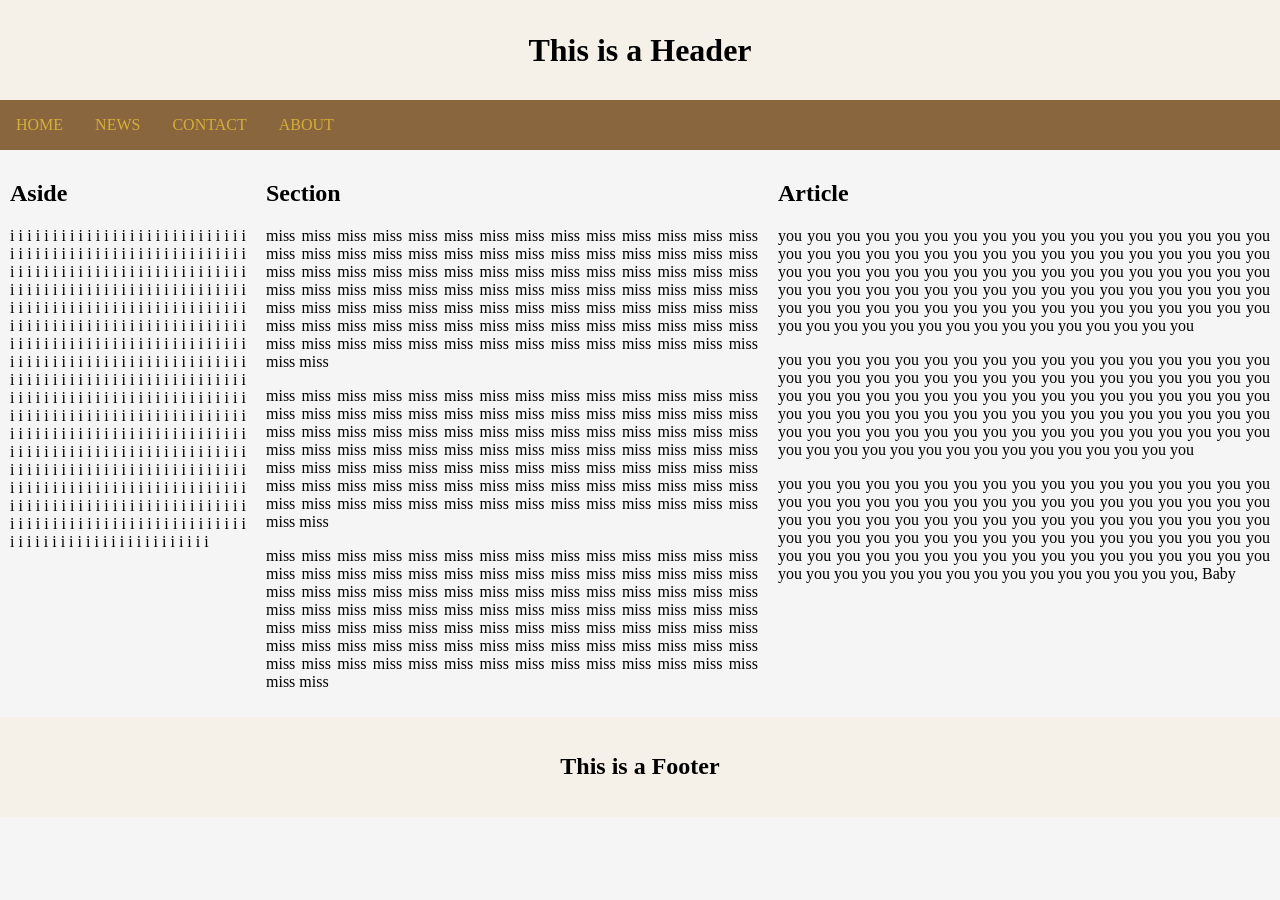
<file: midterm/Semantic.html>
<!DOCTYPE html>
<html>

<head>
    <meta charset="UTF-8">
    <meta name="viewport" content="width=device-width, initial-scale=1.0">
    <style>
        * {
            box-sizing: border-box;
        }
       
        body {
            margin: 0;
             background-color: whitesmoke;
 
        }
       
        #header,
        #footer {
            background-color: #F5F1E8;
            height: 100px;
            display: flex;
            align-items: center;
            justify-content: center
        }
       
        #header h1 {
            text-align: center;
        }
       
        #nav {
            background-color: #3B3630;
            height: 50px;
        }
       
        #main {
           
            background-color: transparent;
        }
       
        #aside {
         
            width: 20%;
            float: left;
            margin: 0px;
            height: 100%;
            padding: 10px;
        }
       
        #section,
        #article {
         
            width: 40%;
            float: left;
            margin: 0px;
            height: auto;
            padding: 10px;
        }
       
        #footer {
            height: 100px;
            clear: both;
            text-align: center;
           
        }
       
        p {
            text-align: justify;
        }
       
        ul {
            list-style-type: none;
            margin: 0;
            padding: 0;
            overflow: hidden;
            background-color: #8a663f;
        }
       
        li {
            float: left;
        }
       
        li a {
            display: block;
            text-align: center;
            padding: 16px;
            text-decoration: none;
            color: #D4AF37;
            text-transform: uppercase;
            transition: 0.3s;
        }
       
        li a:hover {
            background-color: burlywood;
            color: black;
        }
       
        @media screen and (max-width:800px) {
            #aside,
            #section,
            #article {
                width: 100%;
            }
        }
    </style>
</head>

<body>
    <header id="header">
        <h1>This is a Header</h1>
    </header>
    <nav id="nav">
        <ul>
            <li><a href="#home">Home</a></li>
            <li><a href="#news">News</a></li>
            <li><a href="#contact">Contact</a></li>
            <li><a href="#about">About</a></li>
        </ul>

    </nav>
    <nav id="main">
        <aside id="aside">
            <h2>Aside</h2>
            <p>i i i i i i i i i i i i i i i i i i i i i i i i i i i i i i i i i i i i i i i i i i i i i i i i i i
i i i i i i i i i i i i i i i i i i i i i i i i i i i i i i i i i i i i i i i i i i i i i i i i i i
i i i i i i i i i i i i i i i i i i i i i i i i i i i i i i i i i i i i i i i i i i i i i i i i i i
i i i i i i i i i i i i i i i i i i i i i i i i i i i i i i i i i i i i i i i i i i i i i i i i i i
i i i i i i i i i i i i i i i i i i i i i i i i i i i i i i i i i i i i i i i i i i i i i i i i i i
i i i i i i i i i i i i i i i i i i i i i i i i i i i i i i i i i i i i i i i i i i i i i i i i i i
i i i i i i i i i i i i i i i i i i i i i i i i i i i i i i i i i i i i i i i i i i i i i i i i i i
i i i i i i i i i i i i i i i i i i i i i i i i i i i i i i i i i i i i i i i i i i i i i i i i i i
i i i i i i i i i i i i i i i i i i i i i i i i i i i i i i i i i i i i i i i i i i i i i i i i i i
i i i i i i i i i i i i i i i i i i i i i i i i i i i i i i i i i i i i i i i i i i i i i i i i i i</p>
        </aside>
        <section id="section">
            <h2>Section</h2>
            <p>miss miss miss miss miss miss miss miss miss miss
miss miss miss miss miss miss miss miss miss miss
miss miss miss miss miss miss miss miss miss miss
miss miss miss miss miss miss miss miss miss miss
miss miss miss miss miss miss miss miss miss miss
miss miss miss miss miss miss miss miss miss miss
miss miss miss miss miss miss miss miss miss miss
miss miss miss miss miss miss miss miss miss miss
miss miss miss miss miss miss miss miss miss miss
miss miss miss miss miss miss miss miss miss miss
</p>
<p>
miss miss miss miss miss miss miss miss miss miss
miss miss miss miss miss miss miss miss miss miss
miss miss miss miss miss miss miss miss miss miss
miss miss miss miss miss miss miss miss miss miss
miss miss miss miss miss miss miss miss miss miss
miss miss miss miss miss miss miss miss miss miss
miss miss miss miss miss miss miss miss miss miss
miss miss miss miss miss miss miss miss miss miss
miss miss miss miss miss miss miss miss miss miss
miss miss miss miss miss miss miss miss miss miss
</p>
<p>
miss miss miss miss miss miss miss miss miss miss
miss miss miss miss miss miss miss miss miss miss
miss miss miss miss miss miss miss miss miss miss
miss miss miss miss miss miss miss miss miss miss
miss miss miss miss miss miss miss miss miss miss
miss miss miss miss miss miss miss miss miss miss
miss miss miss miss miss miss miss miss miss miss
miss miss miss miss miss miss miss miss miss miss
miss miss miss miss miss miss miss miss miss miss
miss miss miss miss miss miss miss miss miss miss</p>
        </section>
        <article id="article">
            <h2>Article</h2>
            <p>you you you you you you you you you you
you you you you you you you you you you
you you you you you you you you you you
you you you you you you you you you you
you you you you you you you you you you
you you you you you you you you you you
you you you you you you you you you you
you you you you you you you you you you
you you you you you you you you you you
you you you you you you you you you you
</p>
<p>
you you you you you you you you you you
you you you you you you you you you you
you you you you you you you you you you
you you you you you you you you you you
you you you you you you you you you you
you you you you you you you you you you
you you you you you you you you you you
you you you you you you you you you you
you you you you you you you you you you
you you you you you you you you you you
</p>
<p>
you you you you you you you you you you
you you you you you you you you you you
you you you you you you you you you you
you you you you you you you you you you
you you you you you you you you you you
you you you you you you you you you you
you you you you you you you you you you
you you you you you you you you you you
you you you you you you you you you you
you you you you you you you you you you, Baby</p>
        </article>
    </nav>
    <footer id="footer">
        <h2>This is a Footer</h2>
    </footer>


</body>

</html>
</file>
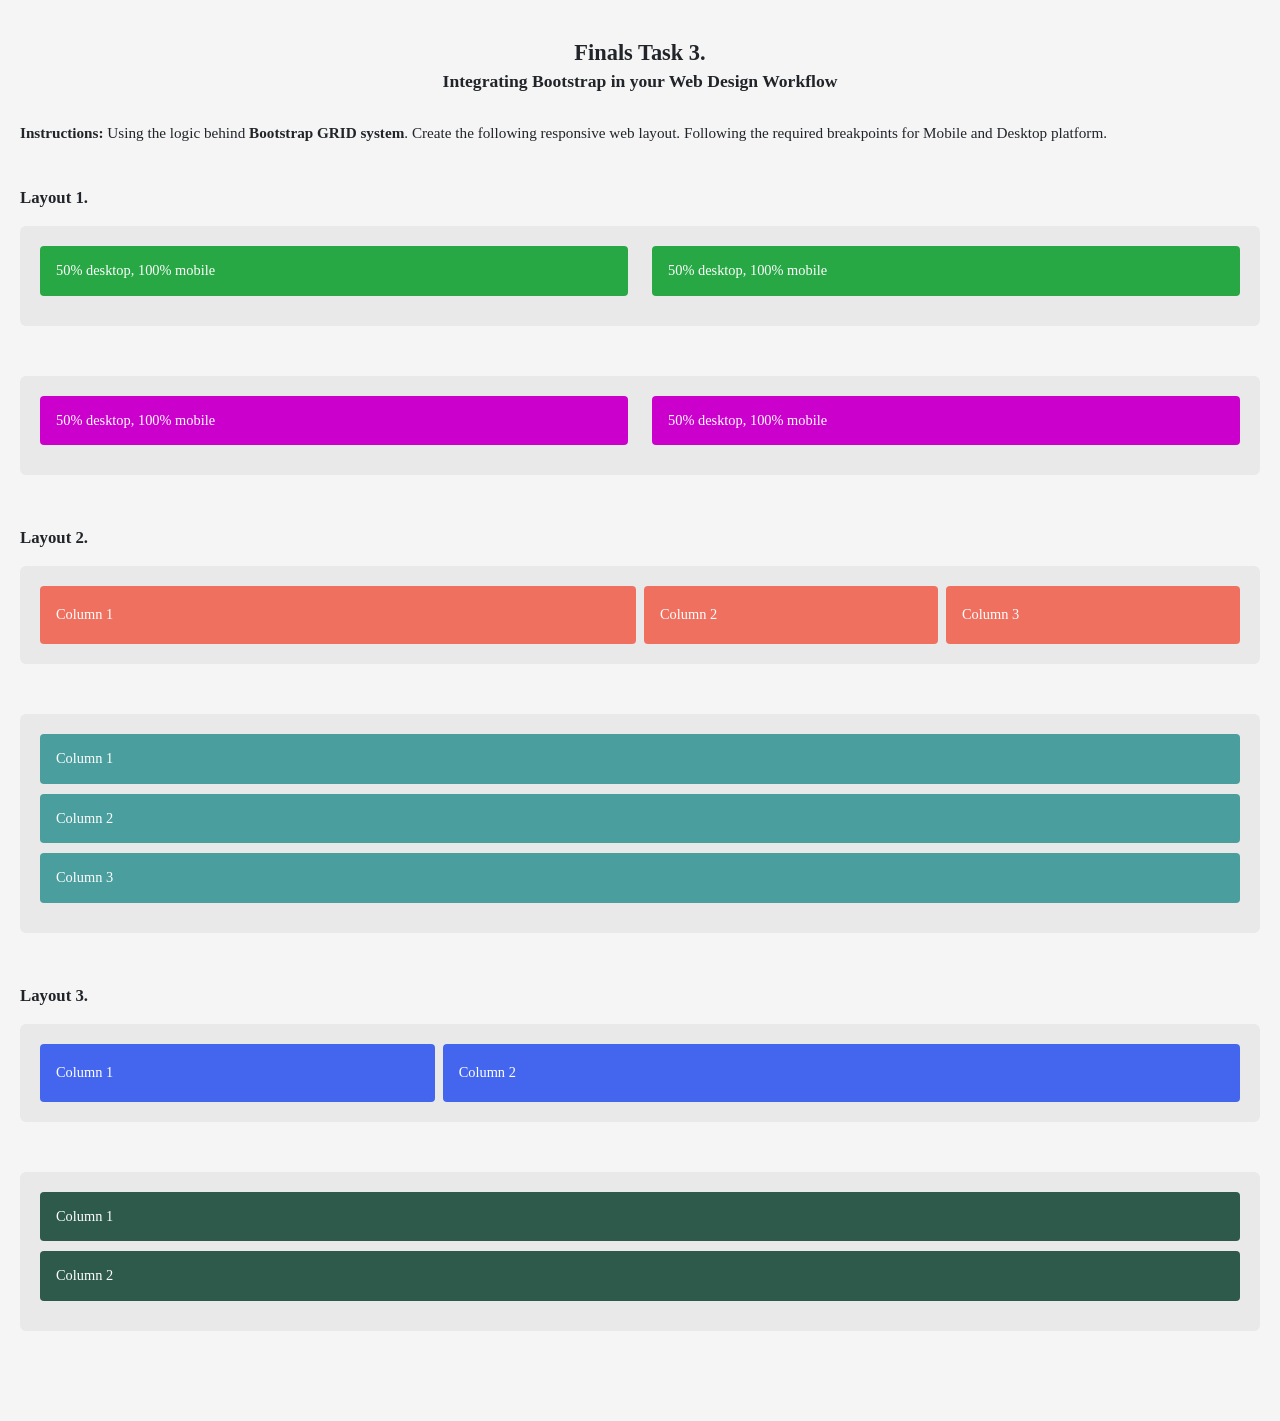
<file: midterm/task03b.html>
<!DOCTYPE html>
<html lang="en">
<head>
  <meta charset="UTF-8" />
  <meta name="viewport" content="width=device-width, initial-scale=1.0"/>
  <title>Finals Task 3 – Integrating Bootstrap in your Web Design Workflow</title>
  <link rel="stylesheet" href="https://cdn.jsdelivr.net/npm/bootstrap@5.3.3/dist/css/bootstrap.min.css"/>
  <!-- External CSS for Layout 4 -->

  <style>
    body {
      font-family: 'Georgia', serif;
      background: #f5f5f5;
      padding: 40px 20px;
    }

    h1 {
      text-align: center;
      font-size: 1.4rem;
      font-weight: bold;
      margin-bottom: 4px;
    }

    h2 {
      text-align: center;
      font-size: 1.1rem;
      font-weight: bold;
      margin-bottom: 30px;
    }

    .instructions {
      margin-bottom: 40px;
      font-size: 0.95rem;
    }

    .layout-section {
      background: #e9e9e9;
      border-radius: 6px;
      padding: 20px;
      margin-bottom: 50px;
    }

    .layout-label {
      font-weight: bold;
      font-size: 1.05rem;
      margin-bottom: 16px;
    }


    .col-green {
      background: #28a745;
      color: #fff;
      padding: 14px 16px;
      border-radius: 4px;
      margin-bottom: 10px;
      font-size: 0.9rem;
    }

    .col-purple {
      background: #cc00cc;
      color: #fff;
      padding: 14px 16px;
      border-radius: 4px;
      margin-bottom: 10px;
      font-size: 0.9rem;
    }

    .layout1-box {
      background: #d5d5d5;
      border-radius: 4px;
      padding: 16px;
      margin-bottom: 16px;
    }

    
    .col-salmon {
      background: #f07060;
      color: #fff;
      padding: 18px 16px;
      border-radius: 4px;
      font-size: 0.9rem;
    }

    .col-teal {
      background: #4a9e9e;
      color: #fff;
      padding: 14px 16px;
      border-radius: 4px;
      margin-bottom: 10px;
      font-size: 0.9rem;
    }

    .col-blue {
      background: #4466ee;
      color: #fff;
      padding: 18px 16px;
      border-radius: 4px;
      font-size: 0.9rem;
    }

    .col-darkgreen {
      background: #2d5a4a;
      color: #fff;
      padding: 14px 16px;
      border-radius: 4px;
      margin-bottom: 10px;
      font-size: 0.9rem;
    }


  </style>
</head>
<body>

  <h1>Finals Task 3.</h1>
  <h2>Integrating Bootstrap in your Web Design Workflow</h2>

  <div class="instructions">
    <strong>Instructions:</strong> Using the logic behind <strong>Bootstrap GRID system</strong>.
    Create the following responsive web layout. Following the required breakpoints for Mobile and Desktop platform.
  </div>


  <p class="layout-label">Layout 1.</p>

  <!-- Green box -->
  <div class="layout-section">
    <div class="row">
      <div class="col-12 col-md-6">
        <div class="col-green">50% desktop, 100% mobile</div>
      </div>
      <div class="col-12 col-md-6">
        <div class="col-green">50% desktop, 100% mobile</div>
      </div>
    </div>
  </div>

  <!-- Purple box -->
  <div class="layout-section">
    <div class="row">
      <div class="col-12 col-md-6">
        <div class="col-purple">50% desktop, 100% mobile</div>
      </div>
      <div class="col-12 col-md-6">
        <div class="col-purple">50% desktop, 100% mobile</div>
      </div>
    </div>
  </div>


  <p class="layout-label">Layout 2.</p>

  <!-- Salmon 3-col -->
  <div class="layout-section">
    <div class="row g-2">
      <div class="col-12 col-md-6 col-lg-6">
        <div class="col-salmon">Column 1</div>
      </div>
      <div class="col-12 col-md-6 col-lg-3">
        <div class="col-salmon">Column 2</div>
      </div>
      <div class="col-12 col-md-12 col-lg-3">
        <div class="col-salmon">Column 3</div>
      </div>
    </div>
  </div>

  <!-- Teal stacked -->
  <div class="layout-section">
    <div class="row">
      <div class="col-12">
        <div class="col-teal">Column 1</div>
      </div>
      <div class="col-12">
        <div class="col-teal">Column 2</div>
      </div>
      <div class="col-12">
        <div class="col-teal">Column 3</div>
      </div>
    </div>
  </div>


  <p class="layout-label">Layout 3.</p>

  <!-- Blue 2-col -->
  <div class="layout-section">
    <div class="row g-2">
      <div class="col-12 col-md-4">
        <div class="col-blue">Column 1</div>
      </div>
      <div class="col-12 col-md-8">
        <div class="col-blue">Column 2</div>
      </div>
    </div>
  </div>

  <!-- Dark green stacked -->
  <div class="layout-section">
    <div class="row">
      <div class="col-12">
        <div class="col-darkgreen">Column 1</div>
      </div>
      <div class="col-12">
        <div class="col-darkgreen">Column 2</div>
      </div>
    </div>
  </div>
</file>
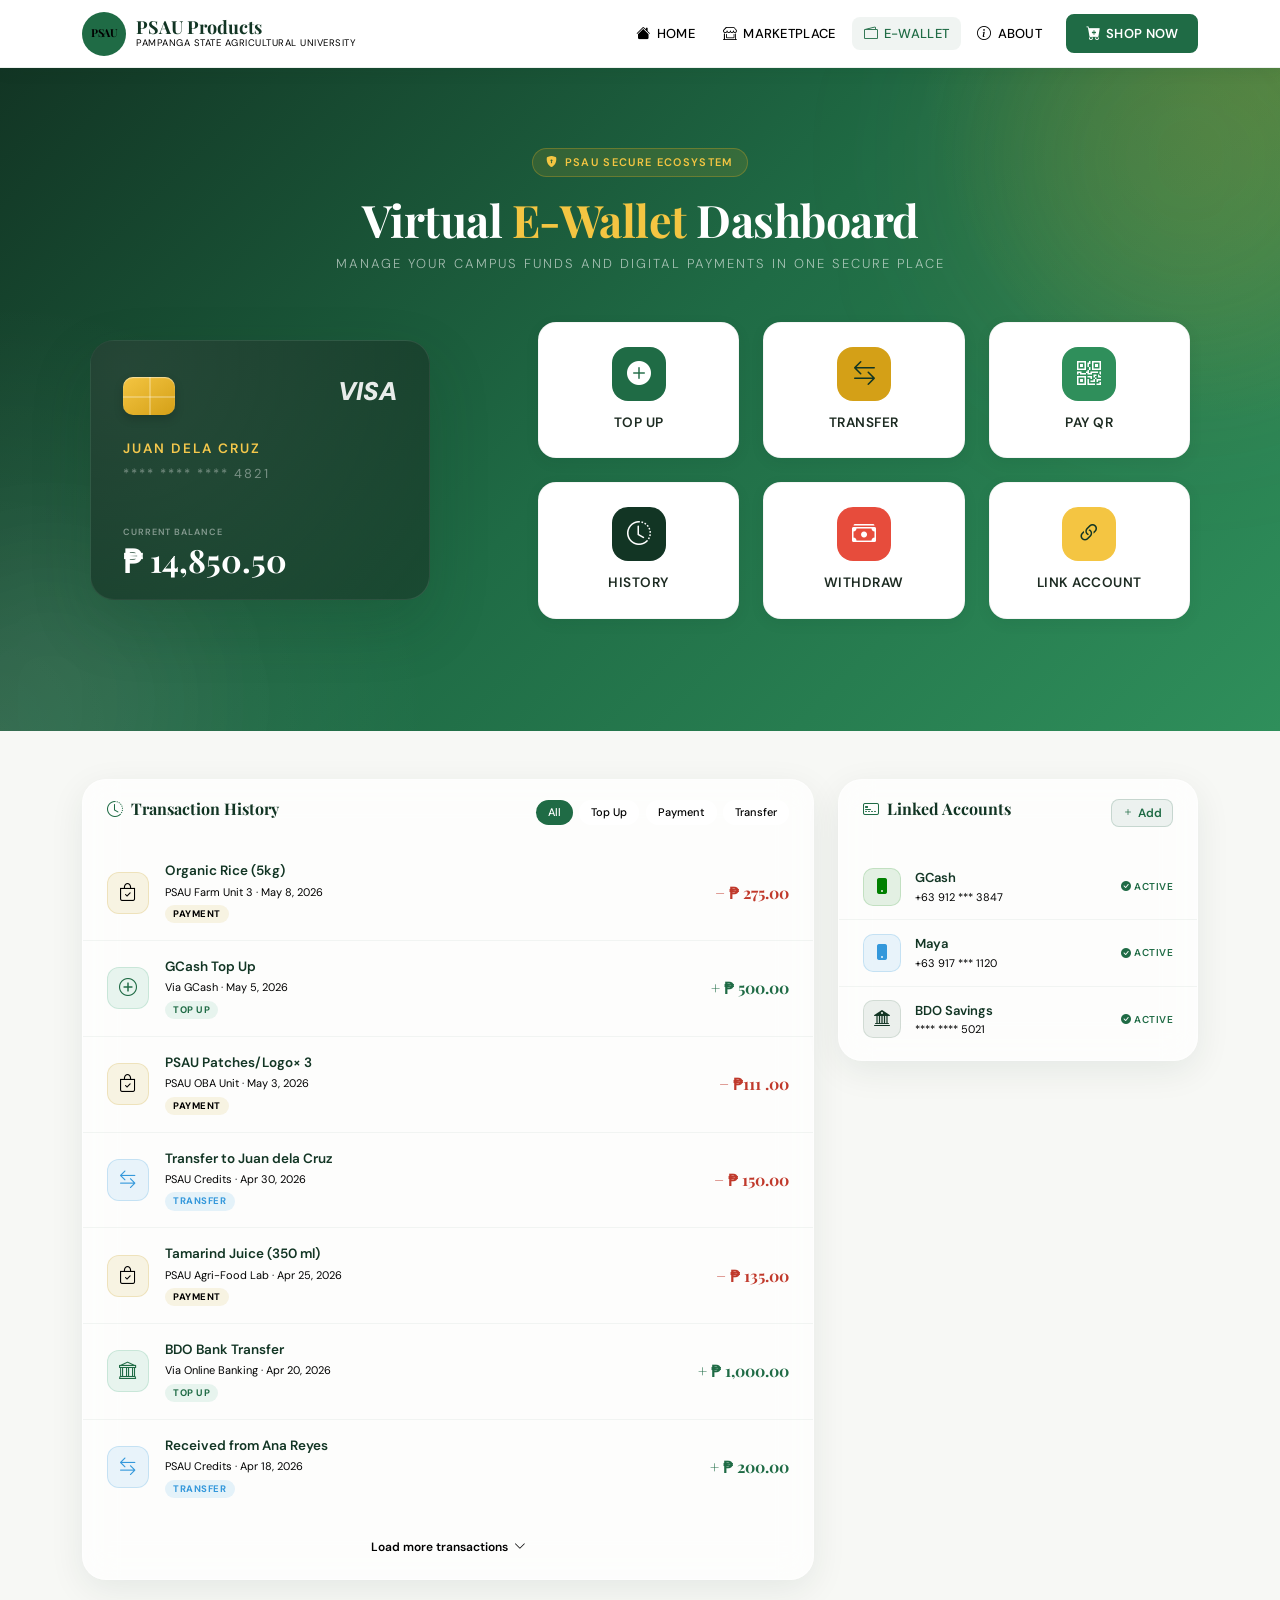
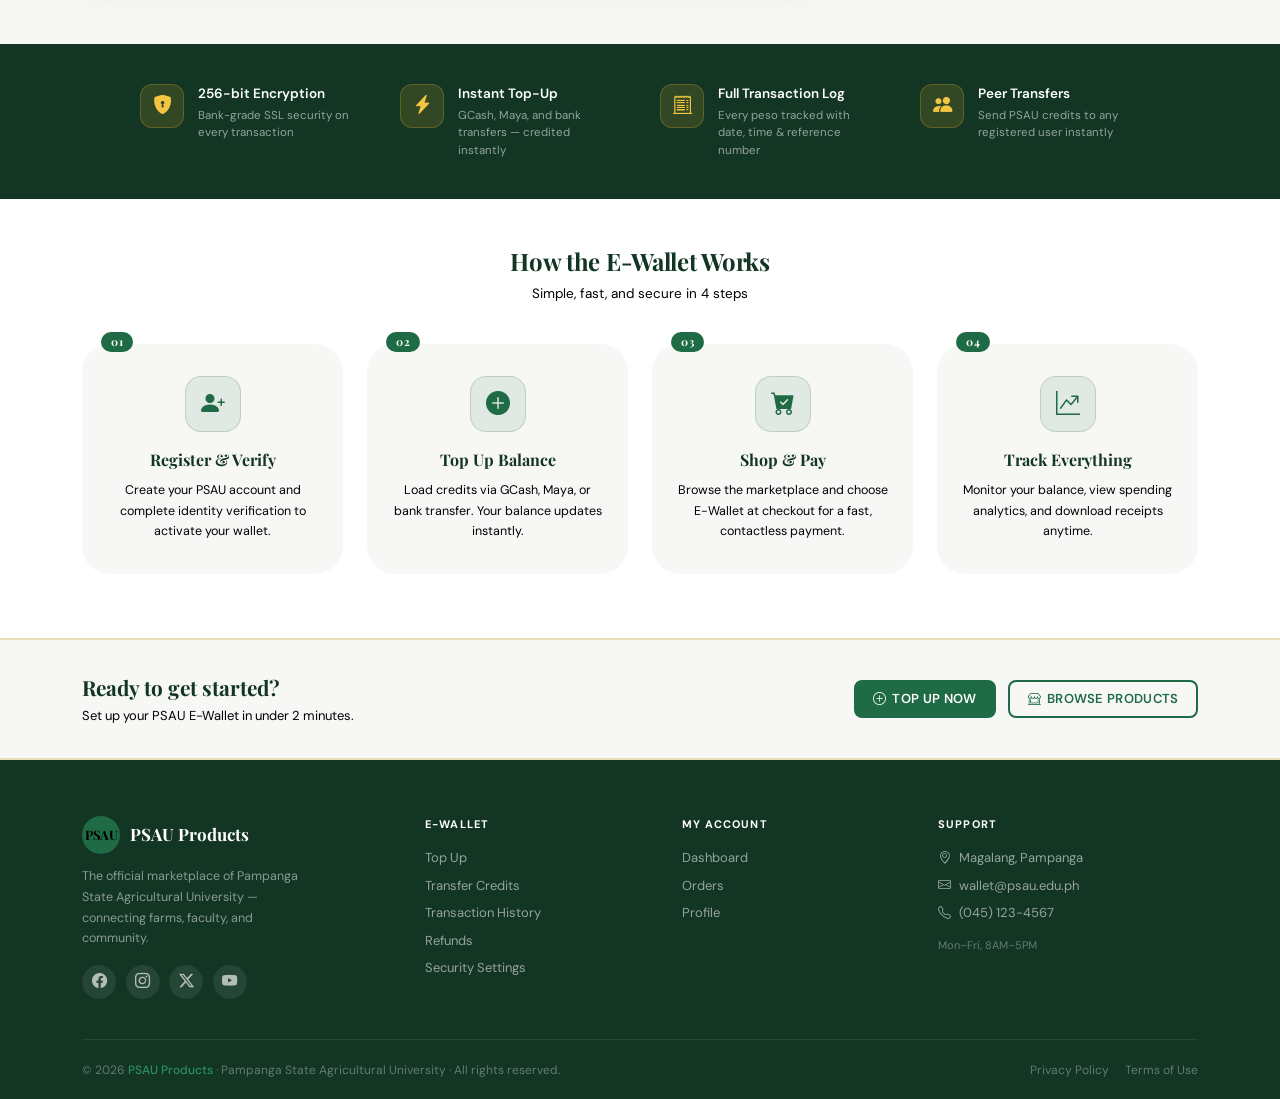
<file: site/ewallet.html>
<!DOCTYPE html>
<html lang="en">
<head>
  <meta charset="UTF-8" />
  <meta name="viewport" content="width=device-width, initial-scale=1.0" />
  <title>PSAU E-Wallet – Secure Payments</title>

  <!-- Bootstrap 5 -->
  <link href="https://cdn.jsdelivr.net/npm/bootstrap@5.3.2/dist/css/bootstrap.min.css" rel="stylesheet" />
  <!-- Bootstrap Icons -->
  <link href="https://cdn.jsdelivr.net/npm/bootstrap-icons@1.11.3/font/bootstrap-icons.css" rel="stylesheet" />
  <!-- E-Wallet CSS -->
  <link rel="stylesheet" href="ewallet.css" />
</head>
<body>

<nav class="navbar navbar-expand-lg d-flex align-items-center">
  <div class="container">
    <a class="navbar-brand me-4" href="index1.html">
      <div class="brand-logo">PSAU </div>
      <div class="brand-text">
        <span class="brand-name">PSAU Products</span>
        <span class="brand-sub">Pampanga State Agricultural University</span>
      </div>
    </a>

    <button class="navbar-toggler border-0 shadow-none" type="button"
            data-bs-toggle="collapse" data-bs-target="#mainNav">
      <i class="bi bi-list fs-4" style="color:var(--green-main)"></i>
    </button>

    <div class="collapse navbar-collapse" id="mainNav">
      <ul class="navbar-nav ms-auto align-items-center gap-1">
        <li class="nav-item">
          <a class="nav-link" href="index1.html">
            <i class="bi bi-house-fill"></i> Home
          </a>
        </li>
        <li class="nav-item">
          <a class="nav-link" href="products.html">
            <i class="bi bi-shop-window"></i> Marketplace
          </a>
        </li>
        <li class="nav-item">
          <a class="nav-link active" href="#">
            <i class="bi bi-wallet2"></i> E-Wallet
          </a>
        </li>
       
        <li class="nav-item">
          <a class="nav-link" href="index1.html#about">
            <i class="bi bi-info-circle"></i> About
          </a>
        </li>
        <li class="nav-item ms-2">
          <a class="nav-link btn-report-nav" href="index1.html#marketplace">
            <i class="bi bi-cart-plus-fill"></i> Shop Now
          </a>
        </li>
      </ul>
    </div>
  </div>
</nav>


<section class="wallet-hero">
  <div class="container position-relative" style="z-index: 10;">
    <div class="text-center mb-5">
      <div class="wallet-hero-eyebrow">
        <i class="bi bi-shield-lock-fill"></i> PSAU Secure Ecosystem
      </div>
      <h1 class="wallet-hero-title">Virtual <span class="accent">E-Wallet</span> Dashboard</h1>
      <p class="wallet-hero-sub">Manage your campus funds and digital payments in one secure place</p>
    </div>

    <div class="hero-dashboard-layout">
      
      <div class="hero-ewallet-card card-visa-style">
        <div class="card-shine"></div>
        <div class="card-inner-content">
          <div class="d-flex justify-content-between align-items-start">
            <div class="wallet-chip"></div>
            <div class="visa-logo">VISA</div>
          </div>
          
          <div class="hero-card-user mt-4">JUAN DELA CRUZ</div>
          <div class="hero-card-number mt-1">**** **** **** 4821</div>
          
          <div class="mt-auto pt-4">
            <div class="hero-card-balance-label">Current Balance</div>
            <div class="hero-card-balance">₱ 14,850.50</div>
          </div>
        </div>
      </div>

      <div class="hero-actions-grid">
        <button class="qa-box" onclick="openModal('topupModal')">
          <div class="qa-icon-circle bg-green-main"><i class="bi bi-plus-circle-fill"></i></div>
          <span>Top Up</span>
        </button>
        
        <button class="qa-box" onclick="openModal('transferModal')">
          <div class="qa-icon-circle bg-gold-main"><i class="bi bi-arrow-left-right"></i></div>
          <span>Transfer</span>
        </button>

        <button class="qa-box" onclick="openModal('payModal')">
          <div class="qa-icon-circle bg-green-light"><i class="bi bi-qr-code"></i></div>
          <span>Pay QR</span>
        </button>

        <button class="qa-box" onclick="scrollToHistory()">
          <div class="qa-icon-circle bg-green-dark"><i class="bi bi-clock-history"></i></div>
          <span>History</span>
        </button>

        <button class="qa-box" onclick="openModal('withdrawModal')">
          <div class="qa-icon-circle bg-danger-soft"><i class="bi bi-cash-stack"></i></div>
          <span>Withdraw</span>
        </button>

        <button class="qa-box" onclick="openModal('linkModal')">
          <div class="qa-icon-circle bg-gold-light"><i class="bi bi-link-45deg"></i></div>
          <span>Link Account</span>
        </button>
      </div>
    </div>
  </div>
</section>

 


<section class="section">
  <div class="container">
    <div class="wallet-dashboard-grid">

      
      <div id="historySection">
        <div class="panel">
          <div class="panel-header">
            <h3 class="panel-title"><i class="bi bi-clock-history"></i> Transaction History</h3>
            <!-- Filter Pills -->
            <div class="txn-filter-pills">
              <button class="txn-pill active" data-filter="all">All</button>
              <button class="txn-pill" data-filter="topup">Top Up</button>
              <button class="txn-pill" data-filter="payment">Payment</button>
              <button class="txn-pill" data-filter="transfer">Transfer</button>
              
            </div>
          </div>

          <div class="txn-list" id="txnList">

            <div class="txn-item" data-type="payment">
              <div class="txn-icon txn-icon-out"><i class="bi bi-bag-check"></i></div>
              <div class="txn-info">
                <div class="txn-name">Organic Rice (5kg)</div>
                <div class="txn-meta">PSAU Farm Unit 3 · May 8, 2026</div>
                <div class="txn-badge badge-payment">Payment</div>
              </div>
              <div class="txn-amount txn-debit">− ₱ 275.00</div>
            </div>

            <div class="txn-item" data-type="topup">
              <div class="txn-icon txn-icon-in"><i class="bi bi-plus-circle"></i></div>
              <div class="txn-info">
                <div class="txn-name">GCash Top Up</div>
                <div class="txn-meta">Via GCash · May 5, 2026</div>
                <div class="txn-badge badge-topup">Top Up</div>
              </div>
              <div class="txn-amount txn-credit">+ ₱ 500.00</div>
            </div>

            <div class="txn-item" data-type="payment">
              <div class="txn-icon txn-icon-out"><i class="bi bi-bag-check"></i></div>
              <div class="txn-info">
                <div class="txn-name">PSAU Patches/Logo× 3</div>
                <div class="txn-meta">PSAU OBA Unit · May 3, 2026</div>
                <div class="txn-badge badge-payment">Payment</div>
              </div>
              <div class="txn-amount txn-debit">− ₱111 .00</div>
            </div>

            <div class="txn-item" data-type="transfer">
              <div class="txn-icon txn-icon-transfer"><i class="bi bi-arrow-left-right"></i></div>
              <div class="txn-info">
                <div class="txn-name">Transfer to Juan dela Cruz</div>
                <div class="txn-meta">PSAU Credits · Apr 30, 2026</div>
                <div class="txn-badge badge-transfer">Transfer</div>
              </div>
              <div class="txn-amount txn-debit">− ₱ 150.00</div>
            </div>

           

            <div class="txn-item" data-type="payment">
              <div class="txn-icon txn-icon-out"><i class="bi bi-bag-check"></i></div>
              <div class="txn-info">
                <div class="txn-name">Tamarind Juice (350 ml)</div>
                <div class="txn-meta">PSAU Agri-Food Lab · Apr 25, 2026</div>
                <div class="txn-badge badge-payment">Payment</div>
              </div>
              <div class="txn-amount txn-debit">− ₱ 135.00</div>
            </div>

            <div class="txn-item" data-type="topup">
              <div class="txn-icon txn-icon-in"><i class="bi bi-bank"></i></div>
              <div class="txn-info">
                <div class="txn-name">BDO Bank Transfer</div>
                <div class="txn-meta">Via Online Banking · Apr 20, 2026</div>
                <div class="txn-badge badge-topup">Top Up</div>
              </div>
              <div class="txn-amount txn-credit">+ ₱ 1,000.00</div>
            </div>

            <div class="txn-item" data-type="transfer">
              <div class="txn-icon txn-icon-transfer"><i class="bi bi-arrow-left-right"></i></div>
              <div class="txn-info">
                <div class="txn-name">Received from Ana Reyes</div>
                <div class="txn-meta">PSAU Credits · Apr 18, 2026</div>
                <div class="txn-badge badge-transfer">Transfer</div>
              </div>
              <div class="txn-amount txn-credit">+ ₱ 200.00</div>
            </div>

          </div>

          <div class="txn-empty" id="txnEmpty" style="display:none;">
            <i class="bi bi-inbox"></i>
            <p>No transactions found</p>
          </div>

          <div class="panel-footer">
            <button class="btn-load-more">Load more transactions <i class="bi bi-chevron-down"></i></button>
          </div>
        </div>
      </div>

      
      <div class="wallet-right-col">

       
        <div class="panel mb-3">
          <div class="panel-header">
            <h3 class="panel-title"><i class="bi bi-credit-card-2-front"></i> Linked Accounts</h3>
            <button class="btn-link-small" onclick="openModal('linkModal')"><i class="bi bi-plus"></i> Add</button>
          </div>
          <div class="linked-list">
            <div class="linked-item">
              <div class="linked-icon linked-gcash"><i class="bi bi-phone-fill"></i></div>
              <div class="linked-info">
                <div class="linked-name">GCash</div>
                <div class="linked-num">+63 912 *** 3847</div>
              </div>
              <span class="linked-status linked-active"><i class="bi bi-check-circle-fill"></i> Active</span>
            </div>
            <div class="linked-item">
              <div class="linked-icon linked-maya"><i class="bi bi-phone-fill"></i></div>
              <div class="linked-info">
                <div class="linked-name">Maya</div>
                <div class="linked-num">+63 917 *** 1120</div>
              </div>
              <span class="linked-status linked-active"><i class="bi bi-check-circle-fill"></i> Active</span>
            </div>
            <div class="linked-item">
              <div class="linked-icon linked-bank"><i class="bi bi-bank2"></i></div>
              <div class="linked-info">
                <div class="linked-name">BDO Savings</div>
                <div class="linked-num">**** **** 5021</div>
              </div>
              <span class="linked-status linked-active"><i class="bi bi-check-circle-fill"></i> Active</span>
            </div>
          </div>
        </div>

        

      </div>
    </div>
  </div>
</section>


<div class="features-bar">
  <div class="container">
    <div class="features-inner">
      <div class="feature-item">
        <div class="feature-icon"><i class="bi bi-shield-lock-fill"></i></div>
        <div>
          <div class="feature-title">256-bit Encryption</div>
          <div class="feature-desc">Bank-grade SSL security on every transaction</div>
        </div>
      </div>
      <div class="feature-item">
        <div class="feature-icon"><i class="bi bi-lightning-charge-fill"></i></div>
        <div>
          <div class="feature-title">Instant Top-Up</div>
          <div class="feature-desc">GCash, Maya, and bank transfers — credited instantly</div>
        </div>
      </div>
      <div class="feature-item">
        <div class="feature-icon"><i class="bi bi-receipt-cutoff"></i></div>
        <div>
          <div class="feature-title">Full Transaction Log</div>
          <div class="feature-desc">Every peso tracked with date, time &amp; reference number</div>
        </div>
      </div>
      <div class="feature-item">
        <div class="feature-icon"><i class="bi bi-people-fill"></i></div>
        <div>
          <div class="feature-title">Peer Transfers</div>
          <div class="feature-desc">Send PSAU credits to any registered user instantly</div>
        </div>
      </div>
    </div>
  </div>
</div>


<section class="section how-it-works">
  <div class="container">
    <div class="section-header" style="justify-content:center;text-align:center;display:block;margin-bottom:2.5rem;">
      <h2 class="section-title">How the E-Wallet Works</h2>
      <p style="font-size:13.5px;color:var(--gray-mid);margin-top:0.4rem;">Simple, fast, and secure in 4 steps</p>
    </div>
    <div class="steps-grid">
      <div class="step-card">
        <div class="step-num">01</div>
        <div class="step-icon"><i class="bi bi-person-plus-fill"></i></div>
        <div class="step-title">Register &amp; Verify</div>
        <div class="step-desc">Create your PSAU account and complete identity verification to activate your wallet.</div>
      </div>
      <div class="step-card">
        <div class="step-num">02</div>
        <div class="step-icon"><i class="bi bi-plus-circle-fill"></i></div>
        <div class="step-title">Top Up Balance</div>
        <div class="step-desc">Load credits via GCash, Maya, or bank transfer. Your balance updates instantly.</div>
      </div>
      <div class="step-card">
        <div class="step-num">03</div>
        <div class="step-icon"><i class="bi bi-cart-check-fill"></i></div>
        <div class="step-title">Shop &amp; Pay</div>
        <div class="step-desc">Browse the marketplace and choose E-Wallet at checkout for a fast, contactless payment.</div>
      </div>
      <div class="step-card">
        <div class="step-num">04</div>
        <div class="step-icon"><i class="bi bi-graph-up-arrow"></i></div>
        <div class="step-title">Track Everything</div>
        <div class="step-desc">Monitor your balance, view spending analytics, and download receipts anytime.</div>
      </div>
    </div>
  </div>
</section>


<div class="cta-strip">
  <div class="container">
    <div class="cta-strip-inner">
      <div>
        <div class="cta-strip-title">Ready to get started?</div>
        <div class="cta-strip-sub">Set up your PSAU E-Wallet in under 2 minutes.</div>
      </div>
      <div class="cta-strip-btns">
        <button class="btn-report-nav" onclick="openModal('topupModal')">
          <i class="bi bi-plus-circle"></i> Top Up Now
        </button>
        <a href="index1.html#marketplace" class="btn-outline-nav">
          <i class="bi bi-shop-window"></i> Browse Products
        </a>
      </div>
    </div>
  </div>
</div>


<footer>
  <div class="container">
    <div class="footer-grid">
      <div class="footer-brand">
        <div class="footer-logo-row">
          <div class="brand-logo" style="width:38px;height:38px;font-size:13px;">PSAU</div>
          <span class="footer-brand-name">PSAU Products</span>
        </div>
        <p class="footer-brand-desc">The official marketplace of Pampanga State Agricultural University — connecting farms, faculty, and community.</p>
        <div class="footer-social">
          <a href="#" aria-label="Facebook"><i class="bi bi-facebook"></i></a>
          <a href="#" aria-label="Instagram"><i class="bi bi-instagram"></i></a>
          <a href="#" aria-label="Twitter/X"><i class="bi bi-twitter-x"></i></a>
          <a href="#" aria-label="YouTube"><i class="bi bi-youtube"></i></a>
        </div>
      </div>

      <div class="footer-col">
        <div class="footer-col-title">E-Wallet</div>
        <ul>
          <li><a href="#">Top Up</a></li>
          <li><a href="#">Transfer Credits</a></li>
          <li><a href="#">Transaction History</a></li>
          <li><a href="#">Refunds</a></li>
          <li><a href="#">Security Settings</a></li>
        </ul>
      </div>

      <div class="footer-col">
        <div class="footer-col-title">My Account</div>
        <ul>
          <li><a href="#">Dashboard</a></li>
          <li><a href="#">Orders</a></li>
          <li><a href="#">Profile</a></li>
        </ul>
      </div>

      <div class="footer-col">
        <div class="footer-col-title">Support</div>
        <ul>
          <li><a href="#"><i class="bi bi-geo-alt me-1"></i>Magalang, Pampanga</a></li>
          <li><a href="#"><i class="bi bi-envelope me-1"></i>wallet@psau.edu.ph</a></li>
          <li><a href="#"><i class="bi bi-telephone me-1"></i>(045) 123-4567</a></li>
        </ul>
        <div class="footer-hours">Mon–Fri, 8AM–5PM</div>
      </div>
    </div>

    <div class="footer-bottom">
      <p>© 2026 <span>PSAU Products</span> · Pampanga State Agricultural University · All rights reserved.</p>
      <div class="footer-legal">
        <a href="#">Privacy Policy</a>
        <a href="#">Terms of Use</a>
      </div>
    </div>
  </div>
</footer>

<!-- Scroll to top -->
<button id="scrollTop" aria-label="Scroll to top">
  <i class="bi bi-chevron-up"></i>
</button>


<!-- Top Up Modal -->
<div class="modal-overlay" id="topupModal">
  <div class="modal-card">
    <div class="modal-header">
      <div class="modal-title"><i class="bi bi-plus-circle-fill"></i> Top Up Wallet</div>
      <button class="modal-close" onclick="closeModal('topupModal')"><i class="bi bi-x-lg"></i></button>
    </div>
    <div class="modal-body">
      <div class="modal-balance-row">
        <span class="modal-balance-label">Current Balance</span>
        <span class="modal-balance-val">₱ 1,250.00</span>
      </div>
      <label class="modal-label">Select Payment Method</label>
      <div class="method-grid">
        <button class="method-btn active-method" data-method="gcash"><i class="bi bi-phone-fill"></i> GCash</button>
        <button class="method-btn" data-method="maya"><i class="bi bi-phone-fill"></i> Maya</button>
        <button class="method-btn" data-method="bank"><i class="bi bi-bank2"></i> Bank Transfer</button>
      </div>
      <label class="modal-label mt-3">Amount to Top Up</label>
      <div class="amount-presets">
        <button class="preset-btn" onclick="setAmount(100)">₱ 100</button>
        <button class="preset-btn" onclick="setAmount(200)">₱ 200</button>
        <button class="preset-btn" onclick="setAmount(500)">₱ 500</button>
        <button class="preset-btn" onclick="setAmount(1000)">₱ 1,000</button>
      </div>
      <input type="number" class="modal-input" id="topupAmount" placeholder="Or enter custom amount (₱)" min="50" />
      <button class="btn-modal-confirm" onclick="confirmAction('topupModal', 'Top Up')">
        <i class="bi bi-check-circle"></i> Confirm Top Up
      </button>
    </div>
  </div>
</div>

<div class="modal-overlay" id="transferModal">
  <div class="modal-card">
    <div class="modal-header">
      <div class="modal-title"><i class="bi bi-arrow-left-right"></i> Transfer Credits</div>
      <button class="modal-close" onclick="closeModal('transferModal')"><i class="bi bi-x-lg"></i></button>
    </div>
    <div class="modal-body">
      <div class="modal-balance-row">
        <span class="modal-balance-label">Available Balance</span>
        <span class="modal-balance-val">₱ 1,250.00</span>
      </div>
      <label class="modal-label">Recipient Username or Student ID</label>
      <input type="text" class="modal-input" placeholder="e.g. juan.delacruz or 2024-001234" />
      <label class="modal-label mt-2">Amount to Transfer</label>
      <input type="number" class="modal-input" placeholder="₱ 0.00" min="10" />
      <label class="modal-label mt-2">Note (optional)</label>
      <input type="text" class="modal-input" placeholder="e.g. For the group order" />
      <button class="btn-modal-confirm" onclick="confirmAction('transferModal', 'Transfer')">
        <i class="bi bi-check-circle"></i> Confirm Transfer
      </button>
    </div>
  </div>
</div>

<div class="modal-overlay" id="payModal">
  <div class="modal-card">
    <div class="modal-header">
      <div class="modal-title"><i class="bi bi-qr-code"></i> Scan to Pay</div>
      <button class="modal-close" onclick="closeModal('payModal')"><i class="bi bi-x-lg"></i></button>
    </div>
    <div class="modal-body" style="text-align:center;">
      <p style="font-size:13px;color:var(--gray-mid);margin-bottom:1.2rem;">Show this QR code to the seller or scan theirs to pay.</p>
      <div class="qr-placeholder">
        <div class="qr-inner">
         <img src="images/qr.jpg" alt="My QR Code" class="real-qr-img">
          <div style="font-size:11px;color:var(--gray-mid);margin-top:8px;">PSAU-4821-JCruz</div>
        </div>
      </div>
      <div style="font-size:12px;color:var(--gray-mid);margin-top:1rem;">QR refreshes every 60 seconds for security</div>
      <button class="btn-modal-confirm mt-3" onclick="closeModal('payModal')">
        <i class="bi bi-x-circle"></i> Close
      </button>
    </div>
  </div>
</div>

<div class="modal-overlay" id="withdrawModal">
  <div class="modal-card">
    <div class="modal-header">
      <div class="modal-title"><i class="bi bi-cash-stack"></i> Withdraw Funds</div>
      <button class="modal-close" onclick="closeModal('withdrawModal')"><i class="bi bi-x-lg"></i></button>
    </div>
    <div class="modal-body">
      <div class="modal-balance-row">
        <span class="modal-balance-label">Available Balance</span>
        <span class="modal-balance-val">₱ 1,250.00</span>
      </div>
      <label class="modal-label">Withdraw To</label>
      <div class="method-grid">
        <button class="method-btn active-method"><i class="bi bi-phone-fill"></i> GCash</button>
        <button class="method-btn"><i class="bi bi-bank2"></i> BDO Bank</button>
      </div>
      <label class="modal-label mt-3">Amount to Withdraw</label>
      <input type="number" class="modal-input" placeholder="₱ 0.00 (min ₱ 100)" min="100" />
      <div class="modal-note"><i class="bi bi-info-circle"></i> Withdrawals are processed within 1–3 business days.</div>
      <button class="btn-modal-confirm" onclick="confirmAction('withdrawModal', 'Withdrawal')">
        <i class="bi bi-check-circle"></i> Confirm Withdrawal
      </button>
    </div>
  </div>
</div>

<div class="modal-overlay" id="linkModal">
  <div class="modal-card">
    <div class="modal-header">
      <div class="modal-title"><i class="bi bi-link-45deg"></i> Link Payment Account</div>
      <button class="modal-close" onclick="closeModal('linkModal')"><i class="bi bi-x-lg"></i></button>
    </div>
    <div class="modal-body">
      <label class="modal-label">Select Account Type</label>
      <div class="method-grid">
        <button class="method-btn active-method"><i class="bi bi-phone-fill"></i> GCash</button>
        <button class="method-btn"><i class="bi bi-phone-fill"></i> Maya</button>
        <button class="method-btn"><i class="bi bi-bank2"></i> Bank</button>
      </div>
      <label class="modal-label mt-3">Mobile Number or Account Number</label>
      <input type="text" class="modal-input" placeholder="+63 9XX XXX XXXX" />
      <label class="modal-label mt-2">Account Name</label>
      <input type="text" class="modal-input" placeholder="Full name as registered" />
      <button class="btn-modal-confirm" onclick="confirmAction('linkModal', 'Link Account')">
        <i class="bi bi-check-circle"></i> Link Account
      </button>
    </div>
  </div>
</div>

<div class="toast-msg" id="successToast">
  <i class="bi bi-check-circle-fill"></i>
  <span id="toastText">Action completed successfully!</span>
</div>

<script src="https://cdn.jsdelivr.net/npm/bootstrap@5.3.2/dist/js/bootstrap.bundle.min.js"></script>
<script>
  function openModal(id) {
    document.getElementById(id).classList.add('open');
    document.body.style.overflow = 'hidden';
  }
  function closeModal(id) {
    document.getElementById(id).classList.remove('open');
    document.body.style.overflow = '';
  }
  document.querySelectorAll('.modal-overlay').forEach(overlay => {
    overlay.addEventListener('click', function(e) {
      if (e.target === this) closeModal(this.id);
    });
  });

  function confirmAction(modalId, label) {
    closeModal(modalId);
    const toast = document.getElementById('successToast');
    document.getElementById('toastText').textContent = label + ' request submitted successfully!';
    toast.classList.add('show');
    setTimeout(() => toast.classList.remove('show'), 3500);
  }


  function setAmount(val) {
    document.getElementById('topupAmount').value = val;
    document.querySelectorAll('.preset-btn').forEach(b => b.classList.remove('active-preset'));
    event.target.classList.add('active-preset');
  }

  document.querySelectorAll('.method-btn').forEach(btn => {
    btn.addEventListener('click', function() {
      this.closest('.method-grid').querySelectorAll('.method-btn').forEach(b => b.classList.remove('active-method'));
      this.classList.add('active-method');
    });
  });

  
  document.querySelectorAll('.txn-pill').forEach(pill => {
    pill.addEventListener('click', function() {
      document.querySelectorAll('.txn-pill').forEach(p => p.classList.remove('active'));
      this.classList.add('active');
      const filter = this.dataset.filter;
      const items = document.querySelectorAll('.txn-item');
      let visible = 0;
      items.forEach(item => {
        if (filter === 'all' || item.dataset.type === filter) {
          item.style.display = 'flex';
          visible++;
        } else {
          item.style.display = 'none';
        }
      });
      document.getElementById('txnEmpty').style.display = visible === 0 ? 'flex' : 'none';
    });
  });

  function scrollToHistory() {
    document.getElementById('historySection').scrollIntoView({ behavior: 'smooth', block: 'start' });
  }

  const scrollTopBtn = document.getElementById('scrollTop');
  window.addEventListener('scroll', () => {
    scrollTopBtn.classList.toggle('visible', window.scrollY > 400);
  });
  scrollTopBtn.addEventListener('click', () => window.scrollTo({ top: 0, behavior: 'smooth' }));
</script>

</body>
</html>
</file>
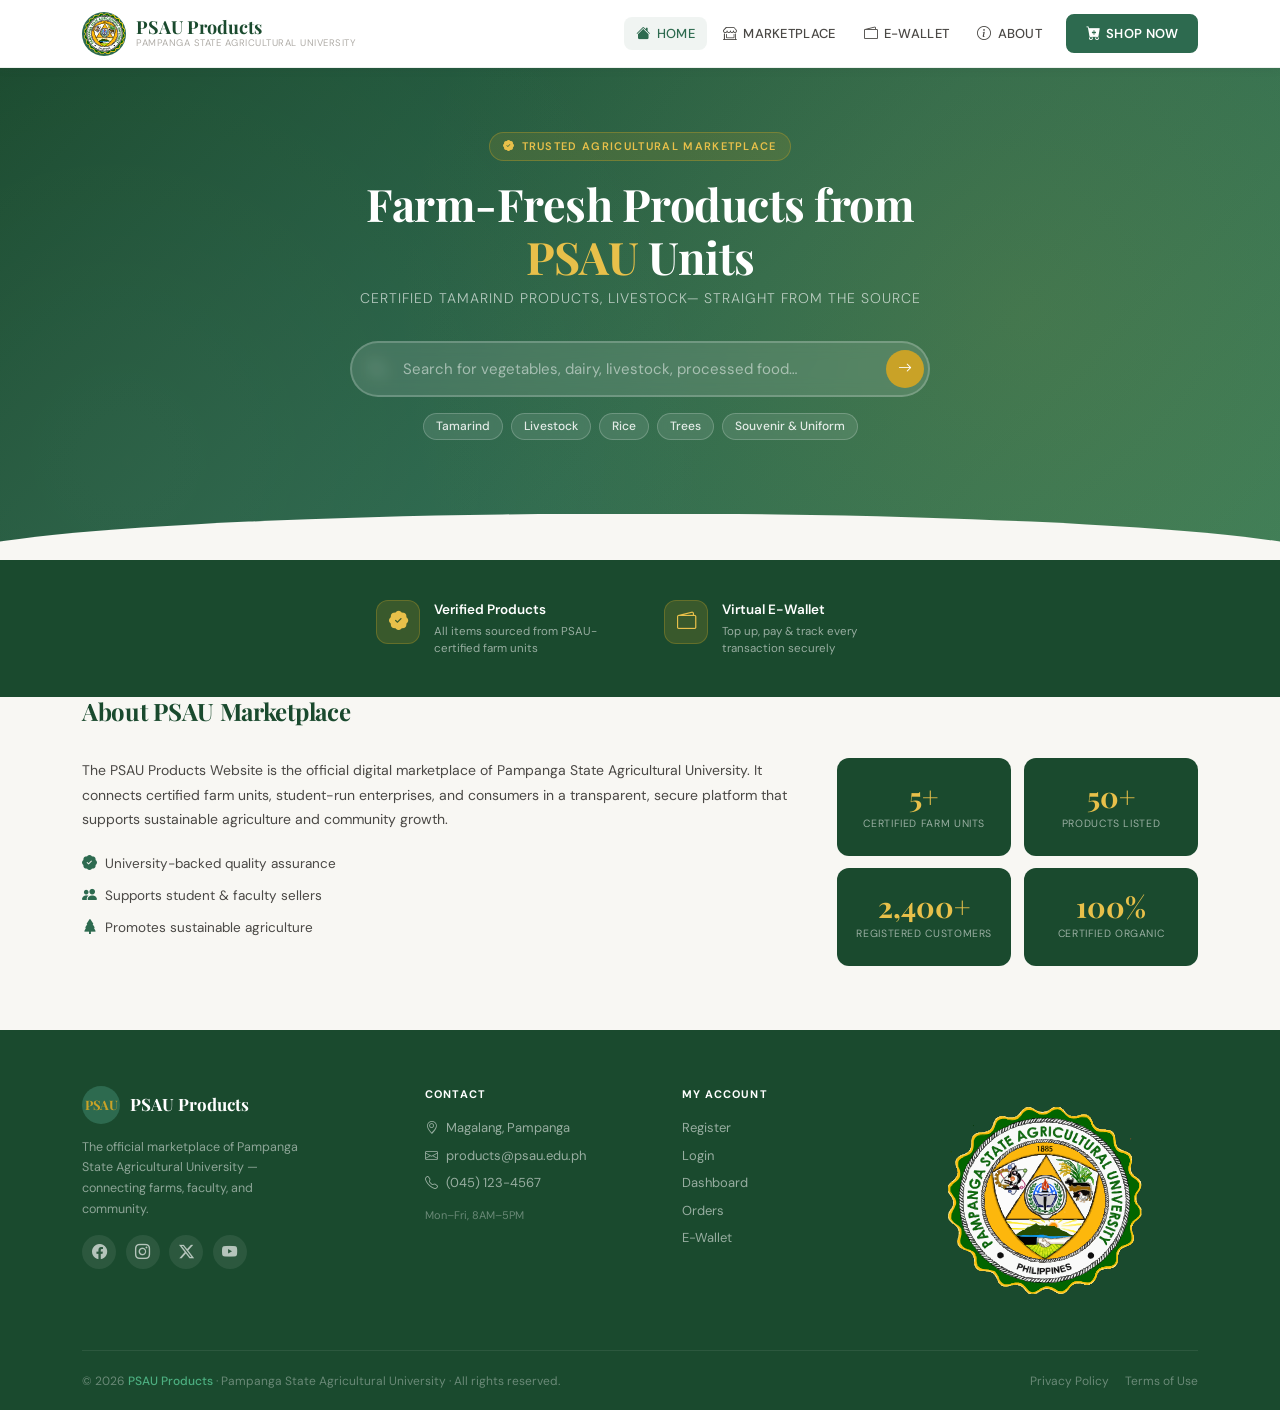
<file: site/index1.html>
<!DOCTYPE html>
<html lang="en">
<head>
  <meta charset="UTF-8" />
  <meta name="viewport" content="width=device-width, initial-scale=1.0, viewport-fit=cover" />
  <title>PSAU Products – Pampanga State Agricultural University Marketplace</title>

 
  <link href="https://cdn.jsdelivr.net/npm/bootstrap@5.3.2/dist/css/bootstrap.min.css" rel="stylesheet" />
  <link href="https://cdn.jsdelivr.net/npm/bootstrap-icons@1.11.3/font/bootstrap-icons.css" rel="stylesheet" />
  <link rel="stylesheet" href="styles.css" />
</head>
<body>



<nav class="navbar navbar-expand-lg d-flex align-items-center">
  <div class="container">

    <a class="navbar-brand me-4" href="#">
      <div class="brand-logo">
        <img src="images/psau.svg" alt="PSAU Logo" /> 
      </div>
      <div class="brand-text">
        <span class="brand-name">PSAU Products</span>
        <span class="brand-sub">Pampanga State Agricultural University</span>
      </div>
    </a>

    <button class="navbar-toggler border-0 shadow-none" type="button"
            data-bs-toggle="collapse" data-bs-target="#mainNav">
      <i class="bi bi-list fs-4" style="color:var(--green-main)"></i>
    </button>

    <div class="collapse navbar-collapse" id="mainNav">
      <ul class="navbar-nav ms-auto align-items-center gap-1">
        <li class="nav-item">
          <a class="nav-link active" href="#">
            <i class="bi bi-house-fill"></i> Home
          </a>
        </li>
        <li class="nav-item">
          <a class="nav-link" href="products.html">
            <i class="bi bi-shop-window"></i> Marketplace
          </a>
        </li>
        <li class="nav-item">
          <a class="nav-link" href="ewallet.html">
            <i class="bi bi-wallet2"></i> E-Wallet
          </a>
        </li>
       
        <li class="nav-item">
          <a class="nav-link" href="#about">
            <i class="bi bi-info-circle"></i> About
          </a>
        </li>
        <li class="nav-item ms-2">
          <a class="nav-link btn-report-nav" href="products.html">
            <i class="bi bi-cart-plus-fill"></i> Shop Now
          </a>
        </li>
      </ul>
    </div>
  </div>
</nav>

<section class="hero" id="home">
  <div class="container position-relative text-center" style="z-index:1">

    <div class="hero-eyebrow" style="display:inline-flex;">
      <i class="bi bi-patch-check-fill"></i>
      Trusted Agricultural Marketplace
    </div>

    <h1 class="hero-title mb-1">
      Farm-Fresh Products from<br /><span class="accent">PSAU</span> Units
    </h1>
    <p class="hero-sub">Certified tamarind products, livestock— straight from the source</p>

    <div class="search-wrap">
  <i class="bi bi-search search-icon"></i>
  <input type="text" class="search-input" id="heroSearch"
         placeholder="Search for vegetables, dairy, livestock, processed food…" />
  <button class="search-btn" onclick="goToSearch()">
    <i class="bi bi-arrow-right"></i>
  </button>
</div>

 <div class="search-tags">
  <a class="search-tag" href="products.html?cat=Tamarind">Tamarind</a>
  <a class="search-tag" href="products.html?cat=Livestock">Livestock</a>
  <a class="search-tag" href="products.html?cat=Rice">Rice</a>
  <a class="search-tag" href="products.html?cat=Trees">Trees</a>
  <a class="search-tag" href="products.html?cat=Souvenir+%26+Uniform">Souvenir & Uniform</a>
</div>

    

  </div>
</section>


 
<div class="features-bar" id="features">
  <div class="container">
    <div class="features-inner">
      <div class="feature-item">
        <div class="feature-icon"><i class="bi bi-patch-check-fill"></i></div>
        <div>
          <div class="feature-title">Verified Products</div>
          <div class="feature-desc">All items sourced from PSAU-certified farm units</div>
        </div>
      </div>
      <div class="feature-item">
        <div class="feature-icon"><i class="bi bi-wallet2"></i></div>
        <div>
          <div class="feature-title">Virtual E-Wallet</div>
          <div class="feature-desc">Top up, pay &amp; track every transaction securely</div>
        </div>
      </div>
    </div>
  </div>
</div>


 
 
<section class="section" id="about" style="padding-top:0">
  <div class="container">
    <div class="section-header">
      <h2 class="section-title">About PSAU Marketplace</h2>
    </div>
    <div class="about-grid">
      <div class="about-text">
        <p class="about-desc">The PSAU Products Website is the official digital marketplace of Pampanga State Agricultural University. It connects certified farm units, student-run enterprises, and consumers in a transparent, secure platform that supports sustainable agriculture and community growth.</p>
        <div class="about-checks">
          <div class="about-check"><i class="bi bi-patch-check-fill"></i> University-backed quality assurance</div>
          <div class="about-check"><i class="bi bi-people-fill"></i> Supports student &amp; faculty sellers</div>
          <div class="about-check"><i class="bi bi-tree-fill"></i> Promotes sustainable agriculture</div>
        </div>
      </div>
      <div class="about-stats-grid">
        <div class="about-stat-card">
          <div class="about-stat-num">5+</div>
          <div class="about-stat-label">Certified Farm Units</div>
        </div>
        <div class="about-stat-card">
          <div class="about-stat-num">50+</div>
          <div class="about-stat-label">Products Listed</div>
        </div>
        <div class="about-stat-card">
          <div class="about-stat-num">2,400+</div>
          <div class="about-stat-label">Registered Customers</div>
        </div>
        <div class="about-stat-card">
          <div class="about-stat-num">100%</div>
          <div class="about-stat-label">Certified Organic</div>
        </div>
      </div>
    </div>
  </div>
</section>


<footer id="sellers">
  <div class="container">
    <div class="footer-grid">
      <div class="footer-brand">
        <div class="footer-logo-row">
          <div class="brand-logo" style="width:38px;height:38px;font-size:13px;">PSAU</div>
          <span class="footer-brand-name">PSAU Products</span>
        </div>
        <p class="footer-brand-desc">The official marketplace of Pampanga State Agricultural University — connecting farms, faculty, and community.</p>
        <div class="footer-social">
          <a href="#" aria-label="Facebook"><i class="bi bi-facebook"></i></a>
          <a href="#" aria-label="Instagram"><i class="bi bi-instagram"></i></a>
          <a href="#" aria-label="Twitter/X"><i class="bi bi-twitter-x"></i></a>
          <a href="#" aria-label="YouTube"><i class="bi bi-youtube"></i></a>
        </div>
      </div>

    <div class="footer-col">
        <div class="footer-col-title">Contact</div>
        <ul>
          <li><a href="#"><i class="bi bi-geo-alt me-1"></i>Magalang, Pampanga</a></li>
          <li><a href="#"><i class="bi bi-envelope me-1"></i>products@psau.edu.ph</a></li>
          <li><a href="#"><i class="bi bi-telephone me-1"></i>(045) 123-4567</a></li>
        </ul>
        <div class="footer-hours">Mon–Fri, 8AM–5PM</div>
      </div>

      <div class="footer-col">
        <div class="footer-col-title">My Account</div>
        <ul>
          <li><a href="index.html">Register</a></li>
          <li><a href="index.html">Login</a></li>
          <li><a href="#">Dashboard</a></li>
          <li><a href="#">Orders</a></li>
          <li><a href="#">E-Wallet</a></li>
        </ul>
      </div>
 <div class="footer-col">
        <div class="footer-col-title"> </div>
    <img class="ft" src="images/psau.svg" alt="PSAU Logo">
      </div>
     
    </div>

    <div class="footer-bottom">
      <p>© 2026 <span>PSAU Products</span> · Pampanga State Agricultural University · All rights reserved.</p>
      <div class="footer-legal">
        <a href="#">Privacy Policy</a>
        <a href="#">Terms of Use</a>
      </div>
    </div>
  </div>
</footer>

<button id="scrollTop" aria-label="Scroll to top">
  <i class="bi bi-chevron-up"></i>
</button>

<script src="https://cdn.jsdelivr.net/npm/bootstrap@5.3.2/dist/js/bootstrap.bundle.min.js"></script>
<script>
  // Filter pills toggle
  document.querySelectorAll('.pill').forEach(pill => {
    pill.addEventListener('click', () => {
      pill.closest('.filter-pills').querySelectorAll('.pill').forEach(p => p.classList.remove('active'));
      pill.classList.add('active');
    });
  });

  
  const scrollTopBtn = document.getElementById('scrollTop');
  window.addEventListener('scroll', () => {
    scrollTopBtn.classList.toggle('visible', window.scrollY > 400);
  });
  scrollTopBtn.addEventListener('click', () => window.scrollTo({ top: 0, behavior: 'smooth' }));

  document.querySelectorAll('.cta-card').forEach(card => {
    card.addEventListener('mouseenter', () => card.style.willChange = 'transform');
    card.addEventListener('mouseleave', () => card.style.willChange = '');
  });


function goToSearch() {
  const query = document.getElementById("heroSearch").value.trim();
  if (query) {
    window.location.href = `products.html?search=${encodeURIComponent(query)}`;
  }
}

document.getElementById("heroSearch").addEventListener("keydown", function(e) {
  if (e.key === "Enter") goToSearch();
});
</script>

</body>
</html>
</file>
<file: style.css>
*{
box-sizing:border-box;
}
html{
scroll-behavior: smooth;
}
 body{
overflow-x:hidden;}
body::selection{
    background:rgba(255,255,255,0.1);
box-shadow:0 0 8px rgba(255,255,255,0.1);
}

body{
margin:0;
font-family:'Inter',sans-serif;
background: linear-gradient(135deg, #060f0a, #091409, #060c08);

color:#9ecfb0;
padding-top:60px;
align-content: center;
}

.text h1{
font-size:50px;
text-transform:uppercase;
max-width:600px;
margin: auto;
color: #e8f5ee;
font-family:'Rajdhani',sans-serif;
font-weight:700;
letter-spacing:2px;
}
 .text h1{
opacity:0;
transform:translateY(40px);
animation:titleAnimation 1.5s ease forwards;
}

@keyframes titleAnimation{
from{
opacity:0;
transform:translateY(40px);
}
to{
opacity:1;
transform:translateY(0);
}
}
.text h1{
opacity:0;
transform:translateY(40px);
animation:titleAnimation 1.5s ease forwards;
animation-delay:0.5s;
}
.text h1:hover{
text-shadow:0 0 10px rgba(82,214,138,0.35);
transition:0.3s;
}

nav{
background:rgba(6,15,10,0.6);
backdrop-filter:blur(6px);
-webkit-backdrop-filter:blur(6px);
border-bottom:1px solid rgba(82,214,138,0.15);
display:flex;
justify-content:center;
gap:20px;
padding:10px;
z-index:1000;
position:fixed;
top:0;
left:0;
width:100%;
flex-wrap:nowrap;
}

nav a{
display:flex;
padding:0px 10px;
color:#52d68a;
text-decoration:none;
letter-spacing:2px;
font-weight: 600;
font-family:'Rajdhani',sans-serif;
position:relative;
transition:0.3s;
padding:6px 14px;
border-radius:10px;
transition:0.3s;
}

nav a:hover{
    transform: scale(1.05);
background:rgba(82,214,138,0.12);
box-shadow:0 0 8px rgba(82,214,138,0.2);
}

.view{
transition:0.3s;
}

.view:hover{
background:rgba(82,214,138,0.25);
transform:scale(1.05);
box-shadow:0 0 15px rgba(82,214,138,0.4);
}

.views{
transition:0.3s;
}

.views:hover{
cursor:pointer;
transform:scale(1.05);
background:rgba(82,214,138,0.08);
box-shadow:0 6px 18px rgba(82,214,138,0.15);
color: #e8f5ee;
}

.html, .css{
    transition: 0.3;
}
.html:hover, .css:hover{
transform:scale(1.05);
box-shadow:0 0 15px rgba(82,214,138,0.2);
}

.me{
display:flex;
align-items:center;
justify-content:space-between;
padding:60px 10%;
gap:40px;
}

.text p{
max-width:600px;
background:rgba(255,255,255,0.04);
margin: auto;
text-align:center;
line-height:1.6;
width:100%;
padding:30px;
border-radius:20px;
border:1px solid rgba(255,255,255,0.08);
border-top:1px solid rgba(255,255,255,0.12);
backdrop-filter:blur(6px);
box-shadow:0 10px 40px rgba(0,0,0,0.3);
}

.image img{
width:100%;
max-width:500px;
}
.image{
display:flex;
justify-content:center;
position:relative;
border-radius:20px;

backdrop-filter:blur(6px);

}

.pinterest{
top:4%;
left:3%;
width:19%;
height:18%;
}

.github{
top:5%;
left:50%;
width:14%;
height:18%;
}

.gmail{
top: 17%;
right:3%;
width:20%;
height:22%;
}

.tiktok{
top:33%;
left:4%;
width:16%;
height:18%;
}

.instagram{
bottom:17%;
left:53%;
width:18%;
height:18%;
}

.facebook{
bottom:3%;
right:2.5%;
width:19%;
height:20%;
}

.messenger{
bottom:13%;
left:3%;
width:18%;
height:18%;
}
.replit{
bottom:3%;
left:25%;
width:18%;
height:18%;
border-radius: 30%;
}

.icon{
position:absolute;
transition:0.3s;
}

.icon:hover{
cursor:pointer;
transform:scale(1.1);
box-shadow:0 0 12px rgba(82,214,138,0.3);
border-radius:40%;
}

article{
display:flex;
margin:0px;
justify-content:center;
padding:40px 20px;
}

.abt, .tech {
text-align:center;
max-width:1100px;
width:100%;
padding:50px;
border-radius:14px;
background:rgba(82,214,138,0.05);
border:1px solid rgba(82,214,138,0.2);
overflow:hidden;
border-top:1px solid rgba(255,255,255,0.12);
backdrop-filter:blur(6px);
box-shadow:0 10px 40px rgba(0,0,0,0.3);
display:flex;
flex-direction:column;
align-items:center;
gap:10px;
}



legend{
text-align:center;
letter-spacing:2px;
opacity:0.85;
padding:0 10px;
color:#52d68a;
font-family:'Rajdhani',sans-serif;
font-weight:600;
font-size:15px;
}
.abt{
max-width:900px;
width:90%;
margin:auto;
}

.abt h1, .tech h1, .edu h1, .proj h1{
font-family:'Rajdhani',sans-serif;
font-weight:700;
letter-spacing:1px;
color:#e8f5ee;
}

.abt p{
max-width:700px;
margin:auto;
text-align:center;
line-height:1.6;
padding:25px;
width:100%;
border-radius:20px;
background:rgba(255,255,255,0.04);
border:1px solid rgba(255,255,255,0.08);
backdrop-filter:blur(6px);
box-shadow:0 10px 40px rgba(0,0,0,0.3);
}

.tech-grid{
display:flex;
flex-wrap:wrap;
justify-content:center;
align-items:flex-start;
gap:20px;
width:100%;
margin-top:10px;
}

.html, .css{
cursor:pointer;
display:flex;
gap:10px;
align-items:center;
max-width:180px;
width:100%;
padding:15px 20px;
border-radius:20px;
background:rgba(255,255,255,0.05);
border:1px solid rgba(255,255,255,0.1);
box-shadow:0 10px 40px rgba(0,0,0,0.2);
color:#9ecfb0;
}

.html img, .css img{
height: 40px;
}

.proj{
display: flex;
gap: 30px;
flex-wrap: wrap;
justify-content: center;
}
.proj fieldset{
display:flex;
flex-direction:column;
gap:10px;
justify-content:center;
border-radius:20px;
border:1px solid rgba(255,255,255,0.08);
backdrop-filter:blur(6px);
box-shadow:0 10px 40px rgba(0,0,0,0.3);
width:100%;
max-width:800px;
padding:30px;
}
.one{
width:100%;
border-radius:14px;
background:rgba(82,214,138,0.05);
border:1px solid rgba(82,214,138,0.2);
overflow:hidden;

}

.one:hover{
border-color:rgba(82,214,138,0.4);
box-shadow:0 4px 20px rgba(82,214,138,0.1);
}

.one summary{
cursor:pointer;
padding:16px 20px;
font-family:'Rajdhani',sans-serif;
font-size:17px;
font-weight:700;
letter-spacing:1.5px;
color:#52d68a;
list-style:none;
display:flex;
align-items:center;
gap:12px;
user-select:none;
transition:0.3s;
}



.one summary::before{
content:'▶';
font-size:11px;
color:#52d68a;
transition:transform 0.3s ease;
flex-shrink:0;
}



.one summary:hover{
background:rgba(82,214,138,0.08);
}

.proj-sub{
font-family:'Inter',sans-serif;
font-size:12px;
font-weight:400;
color:#9ecfb0;
letter-spacing:0.5px;
margin-left:auto;
opacity:0.8;
}

.one-content{
display:flex;
align-items:center;
gap:20px;
padding:12px 16px 16px;
}

.one .oneimage{
flex-shrink:0;
}

.one .oneimage img{
height:auto;
width:180px;
max-width:200px;
border-radius:10px;
display:block;
}

.one .options{
display:flex;
flex-wrap:wrap;
flex-direction:column;
gap:6px;
flex:1;
margin:0;
}

.view{
width: 100%;
margin: 8px;
height: 40px;
border-radius:20px;
background:rgba(82,214,138,0.12);
border:1px solid rgba(82,214,138,0.35);
backdrop-filter:blur(6px);
box-shadow:0 4px 15px rgba(0,0,0,0.2);
color: #e8f5ee;
}
article a {
color: #9ecfb0;
text-decoration: none;
padding: 12px;
}
.views{
border-radius:20px;
background:rgba(255,255,255,0.04);
border:1px solid rgba(255,255,255,0.09);
backdrop-filter:blur(6px);
box-shadow:0 4px 15px rgba(0,0,0,0.2);
}

.oneimage img{
height: auto;
width: 100%;
align-items: center;
justify-content: center;
}
.options{
display: flex;
flex-wrap: wrap;
border-radius: 60%;
flex-direction: column;
gap: 6px;
margin: 15px 0;
}

.front{
display:flex;
flex-direction:column;
gap:10px;
align-items: center;
max-width: 200px;
width: 100%;
text-align:center;
width:100%;
padding:20px;
border-radius:20px;
background:rgba(255,255,255,0.04);
border:1px solid rgba(255,255,255,0.09);
backdrop-filter:blur(6px);
box-shadow:0 10px 40px rgba(0,0,0,0.2);
}

.edu{
text-align:center;
max-width:1100px;
width:100%;
padding:50px;
border-radius:20px;
background:rgba(255,255,255,0.04);
border:1px solid rgba(255,255,255,0.08);
border-top:1px solid rgba(255,255,255,0.12);
backdrop-filter:blur(6px);
box-shadow:0 10px 40px rgba(0,0,0,0.3);
}

.timeline{
display:flex;
flex-direction:column;
gap:25px;
margin-top:30px;
position:relative;
}

.timeline::before{
content:"";
position:absolute;
left:20px;
top:10px;
bottom:10px;
width:3px;
background:linear-gradient(to bottom, #52d68a, #3ab870, #52d68a);
border-radius:3px;
}

.edu-card{
margin-left:25px;
padding:25px;
border-radius:20px;
background:linear-gradient(135deg, rgba(82,214,138,0.06) 0%, rgba(255,255,255,0.03) 100%);
border:1px solid rgba(255,255,255,0.08);
border-top:1px solid rgba(255,255,255,0.12);
backdrop-filter:blur(7px);
box-shadow:0 8px 32px rgba(0,0,0,0.3);
position:relative;
transition:0.3s;
}

.edu-card:hover{
transform:translateX(6px);
border-color:rgba(82,214,138,0.3);
box-shadow:0 8px 32px rgba(82,214,138,0.1);
}

.edu-card::before{
content:"";
position:absolute;
left:-33px;
top:30px;
width:15px;
height:15px;
background:linear-gradient(135deg, #52d68a, #3ab870);
border-radius:50%;
box-shadow:0 0 10px rgba(82,214,138,0.4);
}

.year{
font-size:14px;
opacity:0.7;
color:#52d68a;
}

.edu-card h2{
margin:8px 0;
font-size:22px;
color:#e8f5ee;
}

.edu-card p{
opacity:0.8;
color:#9ecfb0;
}

.back-to-top{
position:fixed;
bottom:30px;
right:20px;
width:40px;
height:40px;
display:flex;
align-items:center;
justify-content:center;
font-size:24px;
text-decoration:none;
color:#e8f5ee;
background:rgba(82,214,138,0.15);
border:1px solid rgba(82,214,138,0.35);
backdrop-filter:blur(6px);
border-radius:50%;
box-shadow:0 5px 15px rgba(0,0,0,0.3);
transition:0.2s;
}

.back-to-top:hover{
transform:scale(1.1);
box-shadow:0 0 12px rgba(82,214,138,0.4);
}

@media screen and (max-width:800px){

body {
  padding-top: 70px;
}

.me{
flex-direction:column-reverse;
text-align:center;
font-size:16px;
padding:30px 5%;
}

.menu{
text-align:center;
justify-content: center;
gap: 2px;
padding: 6px 4px;
flex-wrap: wrap;
}
nav a{
font-size:15px;
padding: 8px 10px;
letter-spacing: 0.5px;
min-height: 44px;
display: flex;
align-items: center;
}
.text h1{
font-size:34px;
letter-spacing: 1px;
}

.text p {
font-size: 15px;
line-height: 1.7;
padding: 20px;
}

details{
height: auto;
}

.tech-grid{
display:grid;
grid-template-columns:1fr 1fr;
gap:12px;
}

.front{
max-width:100%;
padding: 16px;
}

.html, .css {
font-size: 15px;
padding: 14px 16px;
min-height: 52px;
}

.html img, .css img {
height: 32px;
}

.one-content{
flex-direction: column;
align-items: center;
text-align: center;
padding: 16px 12px;
gap: 16px;
}

.one .oneimage {
width: 100%;
display: flex;
justify-content: center;
align-items: center;
}

.one .oneimage img{
width: 65%;
max-width: 200px;
margin: 0 auto;
display: block;
border-radius: 10px;
}

.one .options {
width: 100%;
display: flex;
flex-direction: column;
gap: 8px;
margin: 0;
align-items: stretch;
}

.one summary {
font-size: 15px;
padding: 16px 14px;
min-height: 52px;
gap: 8px;
}

.proj-sub {
font-size: 12px;
}

.views, .view{
min-height: 52px;
font-size: 15px;
padding: 0;
display: flex;
align-items: center;
justify-content: center;
width: 100%;
margin: 0;
}

article a {
font-size: 15px;
padding: 0;
display: flex;
align-items: center;
justify-content: center;
width: 100%;
min-height: 52px;
}

.edu-card{
width: 85%;
margin-left: 25px;
padding: 20px;
border-radius: 20px;
background: linear-gradient(135deg, rgba(82,214,138,0.06) 0%, rgba(255,255,255,0.03) 100%);
border: 1px solid rgba(255,255,255,0.08);
position: relative;
transition: 0.3s;
}

.edu-card h2 {
font-size: 18px;
}

.edu-card p {
font-size: 14px;
}

.text p{
padding: 20px;
max-width: 95%;
margin: auto;
}

.abt p{
font-size: 15px;
line-height: 1.7;
padding: 20px;
}

.abt h1 {
font-size: 26px;
}

.tech h1, .edu h1, .proj h1 {
font-size: 22px;
}

.abt, .tech {
padding: 30px 20px;
}

.edu {
padding: 30px 20px;
}

.proj fieldset {
padding: 20px 15px;
}

legend {
font-size: 13px;
}

}

footer {
border-radius:10px;
background:rgba(255,255,255,0.04);
border:1px solid rgba(255,255,255,0.08);
backdrop-filter:blur(6px);
text-align: center;
padding: 20px;
color: #52d68a;
}
</file>
<file: midterm/style.css>
body{
font-family: Arial, Helvetica, sans-serif;
margin:0;
background:#f2f2f2;
}


header{
background:#16a34a;
color:white;
padding:20px;
border-radius:6px;
margin:20px;
}

header h2{
margin:0;
}


.container{
display:flex;
gap:20px;
margin:20px;
}


nav{
width:200px;
}

nav a{
text-decoration:none;
color:black;
}

nav ul{
list-style:none;
padding:0;
}

nav li{
background:#ddd;
padding:10px;
margin-bottom:5px;
border-radius:4px;
}

nav li:hover{
background:#16a34a;
}


#main{
flex:1;

}


aside{
width:220px;
background:#3498db;
color:white;
padding:15px;
border-radius:6px;
}


footer{
background:#ddd;
padding:10px;
margin:20px;
border-radius:6px;
text-align:center;
}


@media (max-width:900px){

.container{
flex-wrap: wrap;
}


aside{
width:100%;
}

nav{
width:50%;
}
main{
    width: 50%;
}

}

@media (max-width:600px){

.container{
flex-direction:column;
}

aside{
width:100%;
}

nav{
width:100%;
}

}
</file>
<file: site/ewallet.css>
@import url('https://fonts.googleapis.com/css2?family=Playfair+Display:wght@600;700&family=DM+Sans:wght@300;400;500;600&display=swap');


:root {
  --green-dark: #123524;
  --green-main: #1f6b45;
  --green-light: #2f8f5b;
  --green-soft: #dff3e7;

  --gold-main: #d4a017;
  --gold-light: #f4c542;
  --gold-soft: #fff4cf;

  --white: #ffffff;
  --off-white: #f7f8f5;

  --text-dark: #1d2b22;
  --text-muted: #6b7280;

  --shadow-sm: 0 4px 14px rgba(18, 53, 36, 0.08);
  --shadow-md: 0 10px 30px rgba(18, 53, 36, 0.12);
  --shadow-lg: 0 25px 60px rgba(18, 53, 36, 0.18);

  --radius: 18px;
  --radius-lg: 28px;

  --transition: all 0.3s ease;
}

* { box-sizing: border-box; margin: 0; padding: 0; }

body {
  font-family: 'DM Sans', sans-serif;
  background: var(--off-white);
  color: var(--gray-text);
  min-height: 100vh;

  
}


.announce-strip {
  background: var(--green-dark);
  padding: 0.5rem 0;
}
.announce-inner {
  display: flex;
  align-items: center;
  justify-content: center;
  gap: 0.5rem;
  flex-wrap: wrap;
  font-size: 12px;
  color: rgba(255,255,255,0.75);
  font-weight: 400;
}
.announce-inner i { color: var(--gold-light); font-size: 12px; }
.announce-dot { color: rgba(255,255,255,0.3); }


.navbar {
  background: var(--white);
  border-bottom: 1px solid rgba(26,74,46,0.08);
  padding: 0 2rem;
  height: 68px;
  position: sticky;
  top: 0;
  z-index: 100;
  box-shadow: var(--shadow-sm);
}
.navbar-brand { display: flex; align-items: center; gap: 10px; text-decoration: none; }
.brand-logo {
  width: 44px; height: 44px;
  background: var(--green-main);
  border-radius: 50%;
  display: flex; align-items: center; justify-content: center;
  font-family: 'Playfair Display', serif;
  font-weight: 700;
  color: var(--gold);
  font-size: 11px;
  letter-spacing: -0.5px;
  flex-shrink: 0;
  text-align: center;
}
.brand-text { display: flex; flex-direction: column; line-height: 1.1; }
.brand-name { font-family: 'Playfair Display', serif; font-weight: 700; color: var(--green-dark); font-size: 18px; }
.brand-sub { font-size: 9.5px; font-weight: 400; color: var(--gray-mid); letter-spacing: 0.5px; text-transform: uppercase; }
.nav-link {
  font-size: 13px; font-weight: 500;
  color: var(--gray-text) !important;
  padding: 0.4rem 0.75rem !important;
  border-radius: 8px;
  transition: var(--transition);
  display: flex; align-items: center; gap: 6px;
  letter-spacing: 0.3px;
  text-transform: uppercase;
}
.nav-link:hover, .nav-link.active { color: var(--green-main) !important; background: rgba(45,106,79,0.07); }
.nav-link i { font-size: 14px; }
.btn-report-nav {
  background: var(--green-main);
  color: var(--white) !important;
  padding: 0.45rem 1.1rem !important;
  border-radius: 8px;
  font-size: 13px;
  font-weight: 600;
  letter-spacing: 0.3px;
  text-transform: uppercase;
  transition: var(--transition);
  display: inline-flex; align-items: center; gap: 6px;
  border: 2px solid var(--green-main);
  cursor: pointer;
  text-decoration: none;
}
.btn-report-nav:hover {
  background: var(--green-dark);
  border-color: var(--green-dark);
  color: var(--white) !important;
  transform: translateY(-1px);
  box-shadow: 0 4px 12px rgba(26,74,46,0.25);
}


.wallet-hero {
  background:
    radial-gradient(circle at top right,
      rgba(212,160,23,0.18),
      transparent 25%),

    radial-gradient(circle at bottom left,
      rgba(255,255,255,0.08),
      transparent 30%),

    linear-gradient(
      135deg,
      var(--green-dark),
      var(--green-main),
      var(--green-light)
    );

  padding: 5rem 0 7rem;
  position: relative;
  overflow: hidden;
}
.wallet-hero::before {
  content: '';
  position: absolute;
  width: 420px;
  height: 420px;
  background: rgba(244, 197, 66, 0.12);
  border-radius: 50%;
  filter: blur(90px);
  top: -120px;
  right: -120px;
}

.wallet-hero::after {
  content: '';
  position: absolute;
  width: 300px;
  height: 300px;
  background: rgba(255,255,255,0.05);
  border-radius: 50%;
  filter: blur(70px);
  bottom: -120px;
  left: -100px;
}
.wallet-hero-eyebrow {
  display: inline-flex;
  align-items: center;
  gap: 6px;
  background: rgba(201,162,39,0.15);
  border: 1px solid rgba(201,162,39,0.35);
  color: var(--gold-light);
  font-size: 11px;
  font-weight: 600;
  letter-spacing: 0.12em;
  text-transform: uppercase;
  border-radius: 30px;
  padding: 0.32rem 0.85rem;
  margin-bottom: 1rem;
  position: relative;
  z-index: 1;
}
.wallet-hero-title {
  font-family: 'Playfair Display', serif;
  font-size: clamp(1.9rem, 4vw, 2.8rem);
  font-weight: 700;
  color: var(--white);
  letter-spacing: -0.5px;
  position: relative;
  z-index: 1;
  margin-bottom: 0.5rem;
}
.wallet-hero-title .accent { color: var(--gold-light); }
.wallet-hero-sub {
  color: rgba(255,255,255,0.6);
  font-size: 13px;
  font-weight: 300;
  letter-spacing: 2px;
  text-transform: uppercase;
  position: relative;
  z-index: 1;
  margin-bottom: 2.5rem;
}
.wallet-circles {
  display: flex;
  align-items: center;
}

.wallet-circles span {
  width: 26px;
  height: 26px;
  border-radius: 50%;
}

.wallet-circles span:first-child {
  background: rgba(244, 197, 66, 0.85);
}

.wallet-circles span:last-child {
  background: rgba(255,255,255,0.45);
  margin-left: -10px;
}
/* Hero card layout */
.hero-card-wrap {
  display: flex;
 
  justify-content: start;
  align-items: center;
  gap: 2.5rem;
  flex-wrap: wrap;
  position: relative;
  z-index: 1;
}


.hero-ewallet-card {
  width: 340px;
  padding: 2rem;

  position: relative;
  overflow: hidden;

  border-radius: 28px;

  background: rgba(255,255,255,0.12);

  backdrop-filter: blur(5px);
  -webkit-backdrop-filter: blur(4px);

  border: 1px solid rgba(255,255,255,0.15);

  box-shadow:
    0 25px 50px rgba(0,0,0,0.25),
    inset 0 1px 1px rgba(255,255,255,0.15);

  text-align: left;
}



.card-shine {
  position: absolute;
  top: -50%;
  left: -50%;
  width: 200%;
  height: 200%;
  background: radial-gradient(circle at 30% 30%, rgba(255,255,255,0.08) 0%, transparent 60%);
  pointer-events: none;
}
.hero-card-header {
  display: flex;
  justify-content: space-between;
  align-items: flex-start;
  margin-bottom: 2rem;
}
.hero-card-label {
  font-size: 9px;
  font-weight: 700;
  color: rgba(255,255,255,0.45);
  text-transform: uppercase;
  letter-spacing: 0.12em;
  margin-bottom: 4px;
}
.hero-card-user {
  font-size: 14px;
  font-weight: 600;
  color: var(--white);
}
.hero-card-logo {
  width: 38px; height: 38px;
  background: rgba(201,162,39,0.25);
  border: 1px solid rgba(201,162,39,0.4);
  border-radius: 50%;
  display: flex; align-items: center; justify-content: center;
  font-family: 'Playfair Display', serif;
  font-weight: 700;
  color: var(--gold-light);
  font-size: 10px;
}
.hero-card-number {
  font-size: 13px;
  letter-spacing: 2px;
  color: rgba(255,255,255,0.4);
  font-weight: 400;
  margin-bottom: 1.2rem;
}
.hero-card-balance-label {
  font-size: 9px;
  font-weight: 600;
  color: rgba(255,255,255,0.45);
  text-transform: uppercase;
  letter-spacing: 0.1em;
  margin-bottom: 4px;
}
.hero-card-balance {
  font-family: 'Playfair Display', serif;
  font-size: 2.2rem;
  font-weight: 700;
  color: var(--white);
  line-height: 1;
  margin-bottom: 1.4rem;
}
.hero-card-footer {
  display: flex;
  justify-content: space-between;
  align-items: center;
  padding-top: 1rem;
  border-top: 1px solid rgba(255,255,255,0.1);
}
.hero-card-since { font-size: 10px; color: rgba(255,255,255,0.4); }
.hero-card-status {
  font-size: 10px;
  font-weight: 600;
  color: var(--green-light);
  display: flex; align-items: center; gap: 4px;
}


.hero-quick-stats {
  display: flex;
  flex-direction: column;
  gap: 0.85rem;
}
.quick-stat {
  display: flex;
  align-items: center;
  gap: 0.9rem;
  background: rgba(255,255,255,0.1);
  border: 1px solid rgba(255,255,255,0.15);
  border-radius: var(--radius);
  padding: 0.75rem 1.1rem;
  min-width: 200px;
  backdrop-filter: blur(6px);
}
.qs-icon {
  width: 38px; height: 38px;
  border-radius: 10px;
  background: rgba(45,106,79,0.5);
  border: 1px solid rgba(76,175,128,0.3);
  display: flex; align-items: center; justify-content: center;
  color: var(--green-light);
  font-size: 1.1rem;
  flex-shrink: 0;
}
.qs-icon-gold { background: rgba(201,162,39,0.25); border-color: rgba(201,162,39,0.3); color: var(--gold-light); }
.qs-icon-light { background: rgba(255,255,255,0.1); border-color: rgba(255,255,255,0.2); color: rgba(255,255,255,0.8); }
.qs-icon-pale { background: rgba(26,74,46,0.4); border-color: rgba(76,175,128,0.2); color: var(--green-light); }
.qs-label { font-size: 10px; color: rgba(255,255,255,0.5); font-weight: 500; text-transform: uppercase; letter-spacing: 0.06em; }
.qs-value { font-size: 15px; font-weight: 700; color: var(--white); font-family: 'Playfair Display', serif; margin-top: 2px; }

.quick-actions-bar {
  background: var(--white);
  border-bottom: 1px solid var(--gray-light);
  padding: 1.5rem 0;
  box-shadow: var(--shadow-sm);
  position: sticky;
  top: 68px;
  z-index: 90;
}
.qa-inner {
  display: flex;
  justify-content: center;
  gap: 1rem;
  flex-wrap: wrap;
}
.qa-btn {
  display: flex;
  flex-direction: column;
  align-items: center;
  gap: 6px;
  background: none;
  border: none;
  cursor: pointer;
  font-family: 'DM Sans', sans-serif;
  font-size: 11px;
  font-weight: 600;
  color: var(--gold-pale);
  text-transform: uppercase;
  letter-spacing: 0.04em;
  transition: var(--transition);
  padding: 0 0.5rem;
}
.qa-btn:hover { color: gold; transform: translateY(-2px); }
.qa-icon {
  width: 60px;
  height: 60px;

  border-radius: 18px;

  background: rgba(255,255,255,0.12);

  backdrop-filter: blur(12px);

  border: 1px solid rgba(255,255,255,0.15);

  display: flex;
  align-items: center;
  justify-content: center;

  font-size: 1.35rem;

  color: var(--gold-light);

  transition: var(--transition);

  box-shadow:
    inset 0 1px 1px rgba(255,255,255,0.1),
    0 8px 18px rgba(0,0,0,0.12);
}

.qa-btn:hover .qa-icon {
  transform: translateY(-6px) scale(1.04);

  background: rgba(255,255,255,0.18);

  border-color: rgba(244,197,66,0.35);

  box-shadow:
    0 14px 28px rgba(0,0,0,0.18);
}
.qa-btn:hover .qa-icon { background: var(--green-main); color: var(--white); border-color: goldenrod; }
.qa-icon-gold { background: rgba(201,162,39,0.1); border-color: rgba(201,162,39,0.25); color: var(--gold); }
.qa-btn:hover .qa-icon-gold { background: var(--gold); color: var(--white); border-color: var(--gold); }
.qa-icon-light { background: var(--gold); border-color: rgba(76,175,128,0.25); color: var(--green-mid); }
.qa-btn:hover .qa-icon-light { background: var(--green-mid); color: var(--white); border-color: var(--green-mid); }
.qa-icon-pale { background: var(--gray-light); border-color: rgba(176,173,168,0.4); color: var(--gray-mid); }
.qa-btn:hover .qa-icon-pale { background: var(--gray-text); color: var(--white); border-color: var(--gray-text); }
.qa-icon-red { background: rgba(231,76,60,0.08); border-color: rgba(231,76,60,0.2); color: #e74c3c; }
.qa-btn:hover .qa-icon-red { background: #e74c3c; color: var(--white); border-color: #e74c3c; }
.qa-icon-blue { background: rgba(52,152,219,0.08); border-color: rgba(52,152,219,0.2); color: #3498db; }
.qa-btn:hover .qa-icon-blue { background: #3498db; color: var(--white); border-color: #3498db; }


.section { padding: 3rem 0 4rem; }
.section-header { display: flex; align-items: baseline; gap: 1rem; margin-bottom: 1.5rem; flex-wrap: wrap; }
.section-title {
  font-family: 'Playfair Display', serif;
  font-size: 1.5rem;
  font-weight: 700;
  color: var(--green-dark);
  letter-spacing: -0.3px;
}


.wallet-dashboard-grid {
  display: grid;
  grid-template-columns: 1fr 360px;
  gap: 1.5rem;
  align-items: flex-start;
}
.wallet-right-col { display: flex; flex-direction: column; }

.wallet-chip {
  width: 52px;
  height: 38px;

  border-radius: 10px;

  margin-top: 4px;

  background: linear-gradient(
    145deg,
    #f4c542,
    #d4a017
  );

  position: relative;

  box-shadow:
    inset 0 1px 1px rgba(255,255,255,0.5),
    0 4px 10px rgba(0,0,0,0.18);
}

.wallet-chip::before,
.wallet-chip::after {
  content: '';
  position: absolute;
  background: rgba(255,255,255,0.25);
}

.wallet-chip::before {
  width: 100%;
  height: 2px;
  top: 50%;
  left: 0;
}

.wallet-chip::after {
  width: 2px;
  height: 100%;
  left: 50%;
  top: 0;
}


.panel {
  background: rgba(255,255,255,0.72);

  backdrop-filter: blur(16px);

  border-radius: 24px;

  border: 1px solid rgba(255,255,255,0.4);

  box-shadow:
    0 10px 35px rgba(18,53,36,0.08);

  overflow: hidden;

  transition: var(--transition);
}

.panel:hover {
  transform: translateY(-4px);

  box-shadow:
    0 18px 45px rgba(18,53,36,0.12);
}
.panel-header {
  padding: 1.2rem 1.5rem;
  border-bottom: 1px solid var(--gray-light);
  display: flex;
  align-items: center;
  gap: 0.75rem;
  flex-wrap: wrap;
}
.panel-title {
  font-family: 'Playfair Display', serif;
  font-size: 1rem;
  font-weight: 700;
  color: var(--green-dark);
  display: flex;
  align-items: center;
  gap: 8px;
  flex: 1;
}
.panel-title i { color: var(--green-main); font-size: 1rem; }
.panel-tag {
  font-size: 10px;
  font-weight: 600;
  background: rgba(45,106,79,0.08);
  color: var(--green-main);
  border-radius: 20px;
  padding: 3px 10px;
  text-transform: uppercase;
  letter-spacing: 0.06em;
}
.panel-footer {
  padding: 1rem 1.5rem;
  border-top: 1px solid var(--gray-light);
  text-align: center;
}
.btn-load-more {
  background: none;
  border: 1.5px solid var(--gray-light);
  border-radius: 8px;
  padding: 0.45rem 1.2rem;
  font-size: 12px;
  font-weight: 600;
  color: var(--gray-text);
  cursor: pointer;
  transition: var(--transition);
  font-family: 'DM Sans', sans-serif;
  display: inline-flex;
  align-items: center;
  gap: 6px;
}
.btn-load-more:hover { border-color: var(--green-main); color: var(--green-main); }


.txn-filter-pills {
  display: flex;
  gap: 0.4rem;
  flex-wrap: wrap;
}
.txn-pill {
  padding: 4px 12px;
  border-radius: 20px;
  font-size: 11px;
  font-weight: 500;
  cursor: pointer;
  border: 1.5px solid var(--gray-light);
  background: var(--white);
  color: var(--gray-text);
  transition: var(--transition);
  font-family: 'DM Sans', sans-serif;
}
.txn-pill:hover, .txn-pill.active {
  background: var(--green-main);
  border-color: var(--green-main);
  color: var(--white);
}


.txn-list { display: flex; flex-direction: column; }
.txn-item {
  display: flex;
  align-items: center;
  gap: 1rem;
  padding: 1rem 1.5rem;
  border-bottom: 1px solid rgba(26,74,46,0.05);
  transition: var(--transition);
}
.txn-item:last-child { border-bottom: none; }
.txn-item:hover { background: rgba(45,106,79,0.03); }
.txn-icon {
  width: 42px; height: 42px;
  border-radius: 12px;
  display: flex; align-items: center; justify-content: center;
  font-size: 1.1rem;
  flex-shrink: 0;
}
.txn-icon-in     { background: rgba(76,175,128,0.12); color: var(--green-main); border: 1px solid rgba(76,175,128,0.2); }
.txn-icon-out    { background: rgba(201,162,39,0.12); color: var(--gold);       border: 1px solid rgba(201,162,39,0.2); }
.txn-icon-transfer{ background: rgba(52,152,219,0.1); color: #3498db;           border: 1px solid rgba(52,152,219,0.2); }
.txn-icon-refund { background: rgba(26,74,46,0.08);  color: var(--green-dark); border: 1px solid rgba(26,74,46,0.15); }
.txn-info { flex: 1; min-width: 0; }
.txn-name { font-weight: 600; font-size: 13.5px; color: var(--green-dark); white-space: nowrap; overflow: hidden; text-overflow: ellipsis; }
.txn-meta { font-size: 11px; color: var(--gray-mid); margin-top: 2px; }
.txn-badge {
  display: inline-block;
  margin-top: 4px;
  padding: 2px 8px;
  border-radius: 20px;
  font-size: 9.5px;
  font-weight: 700;
  text-transform: uppercase;
  letter-spacing: 0.06em;
}
.badge-payment  { background: rgba(201,162,39,0.12); color: var(--gold); }
.badge-topup    { background: rgba(76,175,128,0.12); color: var(--green-main); }
.badge-transfer { background: rgba(52,152,219,0.12); color: #3498db; }
.badge-refund   { background: rgba(26,74,46,0.08);  color: var(--green-dark); }
.txn-amount {
  font-family: 'Playfair Display', serif;
  font-size: 1rem;
  font-weight: 700;
  white-space: nowrap;
  flex-shrink: 0;
}
.txn-credit { color: var(--green-main); }
.txn-debit  { color: #c0392b; }

.txn-empty {
  display: flex;
  flex-direction: column;
  align-items: center;
  padding: 3rem 1.5rem;
  color: var(--gray-mid);
  gap: 0.5rem;
}
.txn-empty i { font-size: 2rem; }
.txn-empty p { font-size: 13px; }


.spend-bars { padding: 1rem 1.5rem; display: flex; flex-direction: column; gap: 0.9rem; }
.spend-row { display: flex; align-items: center; gap: 0.75rem; }
.spend-label {
  display: flex;
  align-items: center;
  gap: 6px;
  font-size: 11.5px;
  color: var(--gray-text);
  font-weight: 500;
  width: 130px;
  flex-shrink: 0;
}
.spend-emoji { font-size: 1rem; }
.spend-bar-wrap {
  flex: 1;
  height: 7px;
  background: var(--gray-light);
  border-radius: 20px;
  overflow: hidden;
}
.spend-bar {
  height: 100%;
  border-radius: 20px;
  background: var(--green-main);
  transition: width 0.6s ease;
}
.spend-bar-gold { background: var(--gold); }
.spend-bar-mid  { background: var(--green-mid); }
.spend-bar-pale { background: var(--gray-mid); }
.spend-val { font-size: 12px; font-weight: 600; color: var(--green-dark); width: 52px; text-align: right; flex-shrink: 0; }
.spend-total {
  padding: 0.75rem 1.5rem;
  border-top: 1px solid var(--gray-light);
  display: flex;
  justify-content: space-between;
  align-items: center;
  font-size: 12px;
  color: var(--gray-mid);
}
.spend-total strong { font-size: 14px; color: var(--green-dark); font-weight: 700; }


.linked-list { display: flex; flex-direction: column; padding: 0.5rem 0; }
.linked-item {
  display: flex;
  align-items: center;
  gap: 0.9rem;
  padding: 0.85rem 1.5rem;
  border-bottom: 1px solid rgba(26,74,46,0.05);
  transition: var(--transition);
}
.linked-item:last-child { border-bottom: none; }
.linked-item:hover { background: rgba(45,106,79,0.03); }
.linked-icon {
  width: 38px; height: 38px;
  border-radius: 10px;
  display: flex; align-items: center; justify-content: center;
  font-size: 1rem;
  flex-shrink: 0;
}
.linked-gcash { background: rgba(0,128,0,0.1); color: green; border: 1px solid rgba(0,128,0,0.15); }
.linked-maya  { background: rgba(52,152,219,0.1); color: #3498db; border: 1px solid rgba(52,152,219,0.2); }
.linked-bank  { background: rgba(26,74,46,0.08); color: var(--green-dark); border: 1px solid rgba(26,74,46,0.12); }
.linked-info { flex: 1; }
.linked-name { font-size: 13px; font-weight: 600; color: var(--green-dark); }
.linked-num { font-size: 11px; color: var(--gray-mid); margin-top: 1px; }
.linked-status {
  font-size: 10px;
  font-weight: 600;
  display: flex;
  align-items: center;
  gap: 3px;
  text-transform: uppercase;
  letter-spacing: 0.05em;
}
.linked-active { color: var(--green-main); }
.btn-link-small {
  font-size: 12px;
  font-weight: 600;
  color: var(--green-main);
  background: rgba(45,106,79,0.08);
  border: 1.5px solid rgba(45,106,79,0.2);
  border-radius: 8px;
  padding: 4px 10px;
  cursor: pointer;
  transition: var(--transition);
  display: flex;
  align-items: center;
  gap: 4px;
  font-family: 'DM Sans', sans-serif;
}
.btn-link-small:hover { background: var(--green-main); color: var(--white); }


.security-list { display: flex; flex-direction: column; padding: 0.5rem 0; }
.security-item {
  display: flex;
  align-items: center;
  gap: 0.9rem;
  padding: 0.85rem 1.5rem;
  border-bottom: 1px solid rgba(26,74,46,0.05);
}
.security-item:last-child { border-bottom: none; }
.security-icon {
  width: 36px; height: 36px;
  border-radius: 10px;
  background: rgba(45,106,79,0.08);
  border: 1px solid rgba(45,106,79,0.12);
  display: flex; align-items: center; justify-content: center;
  color: var(--green-main);
  font-size: 1rem;
  flex-shrink: 0;
}
.security-info { flex: 1; }
.security-name { font-size: 13px; font-weight: 600; color: var(--green-dark); }
.security-sub { font-size: 11px; color: var(--gray-mid); margin-top: 1px; }

/* Toggle switch */
.toggle-switch {
  width: 42px; height: 24px;
  border-radius: 12px;
  background: var(--gray-light);
  border: 1.5px solid rgba(176,173,168,0.4);
  position: relative;
  cursor: pointer;
  transition: var(--transition);
  flex-shrink: 0;
}
.toggle-switch.active {
  background: var(--green-main);
  border-color: var(--green-main);
}
.toggle-knob {
  width: 18px; height: 18px;
  border-radius: 50%;
  background: var(--white);
  position: absolute;
  top: 50%;
  left: 2px;
  transform: translateY(-50%);
  transition: var(--transition);
  box-shadow: 0 1px 4px rgba(0,0,0,0.2);
}
.toggle-switch.active .toggle-knob { left: calc(100% - 20px); }


.features-bar { background: var(--green-dark); padding: 2.5rem 0; }
.features-inner { display: flex; justify-content: center; gap: 2.5rem; flex-wrap: wrap; }
.feature-item { display: flex; align-items: flex-start; gap: 0.9rem; max-width: 220px; }
.feature-icon {
  width: 44px; height: 44px;
  border-radius: 12px;
  background: rgba(201,162,39,0.18);
  border: 1px solid rgba(201,162,39,0.3);
  display: flex; align-items: center; justify-content: center;
  color: var(--gold-light);
  font-size: 1.2rem;
  flex-shrink: 0;
}
.feature-title { font-weight: 600; font-size: 13.5px; color: var(--white); margin-bottom: 3px; }
.feature-desc { font-size: 11.5px; color: rgba(255,255,255,0.55); line-height: 1.5; }


.how-it-works { background: var(--white); }
.steps-grid {
  display: grid;
  grid-template-columns: repeat(4, 1fr);
  gap: 1.5rem;
}
.step-card {
  background: var(--off-white);
  border: 1.5px solid var(--gray-light);
  border-radius: var(--radius-lg);
  padding: 2rem 1.5rem;
  text-align: center;
  position: relative;
  transition: var(--transition);
}
.step-card:hover { border-color: rgba(45,106,79,0.3); box-shadow: var(--shadow-md); transform: translateY(-4px); }
.step-num {
  position: absolute;
  top: -12px;
  left: 1.2rem;
  font-family: 'Playfair Display', serif;
  font-size: 11px;
  font-weight: 700;
  color: var(--white);
  background: var(--green-main);
  border-radius: 20px;
  padding: 2px 10px;
  letter-spacing: 0.05em;
}
.step-icon {
  width: 56px; height: 56px;
  border-radius: 16px;
  background: rgba(45,106,79,0.1);
  border: 1.5px solid rgba(45,106,79,0.2);
  display: flex; align-items: center; justify-content: center;
  font-size: 1.5rem;
  color: var(--green-main);
  margin: 0 auto 1rem;
}
.step-card:hover .step-icon { background: var(--green-main); color: var(--white); border-color: var(--green-main); }
.step-title { font-family: 'Playfair Display', serif; font-size: 1rem; font-weight: 700; color: var(--green-dark); margin-bottom: 0.5rem; }
.step-desc { font-size: 12.5px; color: var(--gray-mid); line-height: 1.65; }

.cta-strip {
  background: var(--gold-pale);
  border-top: 2px solid rgba(201,162,39,0.3);
  border-bottom: 2px solid rgba(201,162,39,0.3);
  padding: 2rem 0;
}
.cta-strip-inner {
  display: flex;
  align-items: center;
  justify-content: space-between;
  gap: 1.5rem;
  flex-wrap: wrap;
}
.cta-strip-title {
  font-family: 'Playfair Display', serif;
  font-size: 1.3rem;
  font-weight: 700;
  color: var(--green-dark);
}
.cta-strip-sub { font-size: 13px; color: var(--gray-mid); margin-top: 3px; }
.cta-strip-btns { display: flex; gap: 0.75rem; flex-wrap: wrap; }
.btn-outline-nav {
  background: transparent;
  color: var(--green-main);
  padding: 0.45rem 1.1rem;
  border-radius: 8px;
  font-size: 13px;
  font-weight: 600;
  letter-spacing: 0.3px;
  text-transform: uppercase;
  transition: var(--transition);
  display: inline-flex; align-items: center; gap: 6px;
  border: 2px solid var(--green-main);
  cursor: pointer;
  text-decoration: none;
}
.btn-outline-nav:hover { background: var(--green-main); color: var(--white); }


footer { background: var(--green-dark); padding: 3.5rem 0 0; }
.footer-grid {
  display: grid;
  grid-template-columns: 1.4fr 1fr 1fr 1.2fr;
  gap: 2.5rem;
  padding-bottom: 2.5rem;
  border-bottom: 1px solid rgba(255,255,255,0.08);
}
.footer-logo-row { display: flex; align-items: center; gap: 10px; margin-bottom: 0.8rem; }
.footer-brand-name { font-family: 'Playfair Display', serif; font-size: 17px; font-weight: 700; color: var(--white); }
.footer-brand-desc { font-size: 12.5px; color: rgba(255,255,255,0.5); line-height: 1.65; margin-bottom: 1rem; max-width: 240px; }
.footer-social { display: flex; gap: 0.6rem; }
.footer-social a {
  width: 34px; height: 34px;
  border-radius: 50%;
  background: rgba(255,255,255,0.08);
  display: flex; align-items: center; justify-content: center;
  color: rgba(255,255,255,0.65);
  font-size: 0.95rem;
  text-decoration: none;
  transition: var(--transition);
}
.footer-social a:hover { background: var(--gold); color: var(--green-dark); }
.footer-col-title { font-size: 11px; font-weight: 700; color: var(--white); text-transform: uppercase; letter-spacing: 0.1em; margin-bottom: 1rem; }
.footer-col ul { list-style: none; padding: 0; margin: 0; }
.footer-col ul li { margin-bottom: 0.5rem; }
.footer-col ul li a { font-size: 13px; color: rgba(255,255,255,0.55); text-decoration: none; transition: var(--transition); display: flex; align-items: center; gap: 4px; }
.footer-col ul li a:hover { color: var(--gold-light); }
.footer-hours { font-size: 11px; color: rgba(255,255,255,0.35); margin-top: 0.9rem; }
.footer-bottom { display: flex; justify-content: space-between; align-items: center; flex-wrap: wrap; gap: 0.8rem; padding: 1.3rem 0; font-size: 12px; color: rgba(255,255,255,0.35); }
.footer-bottom p { margin: 0; }
.footer-bottom span { color: var(--green-light); font-weight: 500; }
.footer-legal { display: flex; gap: 1rem; }
.footer-legal a { color: rgba(255,255,255,0.35); text-decoration: none; font-size: 12px; transition: var(--transition); }
.footer-legal a:hover { color: var(--gold-light); }


#scrollTop {
  position: fixed;
  bottom: 1.8rem; right: 1.8rem;
  background: var(--green-main);
  color: var(--white);
  border: none;
  border-radius: 50%;
  width: 42px; height: 42px;
  display: flex; align-items: center; justify-content: center;
  font-size: 1rem;
  cursor: pointer;
  box-shadow: var(--shadow-md);
  opacity: 0;
  pointer-events: none;
  transition: opacity 0.3s, transform 0.3s;
  z-index: 999;
}
#scrollTop.visible { opacity: 1; pointer-events: all; }
#scrollTop:hover { background: var(--green-dark); transform: translateY(-3px); }

.modal-overlay {
  position: fixed;
  inset: 0;
  background: rgba(26,74,46,0.55);
  backdrop-filter: blur(4px);
  z-index: 500;
  display: flex;
  align-items: center;
  justify-content: center;
  padding: 1rem;
  opacity: 0;
  pointer-events: none;
  transition: opacity 0.25s ease;
}
.modal-overlay.open { opacity: 1; pointer-events: all; }
.modal-card {
  background: var(--white);
  border-radius: var(--radius-lg);
  width: 100%;
  max-width: 420px;
  box-shadow: var(--shadow-lg);
  transform: translateY(20px);
  transition: transform 0.25s ease;
  overflow: hidden;
}
.modal-overlay.open .modal-card { transform: translateY(0); }
.modal-header {
  display: flex;
  align-items: center;
  justify-content: space-between;
  padding: 1.2rem 1.5rem;
  border-bottom: 1px solid var(--gray-light);
  background: var(--off-white);
}
.modal-title {
  font-family: 'Playfair Display', serif;
  font-size: 1rem;
  font-weight: 700;
  color: var(--green-dark);
  display: flex;
  align-items: center;
  gap: 8px;
}
.modal-title i { color: var(--green-main); }
.modal-close {
  background: none;
  border: none;
  cursor: pointer;
  color: var(--gray-mid);
  font-size: 1rem;
  transition: var(--transition);
  padding: 4px;
  border-radius: 6px;
}
.modal-close:hover { background: var(--gray-light); color: var(--gray-text); }
.modal-body { padding: 1.5rem; }
.modal-balance-row {
  display: flex;
  justify-content: space-between;
  align-items: center;
  background: rgba(45,106,79,0.06);
  border: 1px solid rgba(45,106,79,0.12);
  border-radius: var(--radius);
  padding: 0.75rem 1rem;
  margin-bottom: 1.2rem;
}
.modal-balance-label { font-size: 11px; font-weight: 500; color: var(--gray-mid); text-transform: uppercase; letter-spacing: 0.06em; }
.modal-balance-val { font-family: 'Playfair Display', serif; font-size: 1.1rem; font-weight: 700; color: var(--green-dark); }
.modal-label { display: block; font-size: 11.5px; font-weight: 600; color: var(--gray-text); text-transform: uppercase; letter-spacing: 0.06em; margin-bottom: 0.5rem; }
.modal-input {
  width: 100%;
  padding: 0.75rem 1rem;
  border: 1.5px solid var(--gray-light);
  border-radius: var(--radius);
  font-family: 'DM Sans', sans-serif;
  font-size: 14px;
  color: var(--gray-text);
  outline: none;
  transition: var(--transition);
  background: var(--white);
}
.modal-input:focus { border-color: var(--green-main); box-shadow: 0 0 0 3px rgba(45,106,79,0.1); }
.method-grid { display: flex; gap: 0.5rem; flex-wrap: wrap; }
.method-btn {
  flex: 1;
  padding: 0.55rem 0.5rem;
  border: 1.5px solid var(--gray-light);
  border-radius: var(--radius);
  background: var(--off-white);
  font-size: 11.5px;
  font-weight: 600;
  color: var(--gray-text);
  cursor: pointer;
  transition: var(--transition);
  font-family: 'DM Sans', sans-serif;
  display: flex;
  align-items: center;
  justify-content: center;
  gap: 5px;
  white-space: nowrap;
}
.method-btn.active-method { background: var(--green-main); border-color: var(--green-main); color: var(--white); }
.method-btn:hover:not(.active-method) { border-color: var(--green-main); color: var(--green-main); }
.amount-presets { display: flex; gap: 0.5rem; flex-wrap: wrap; margin-bottom: 0.75rem; }
.preset-btn {
  padding: 0.4rem 0.9rem;
  border: 1.5px solid var(--gray-light);
  border-radius: 20px;
  background: var(--white);
  font-size: 12px;
  font-weight: 600;
  color: var(--gray-text);
  cursor: pointer;
  transition: var(--transition);
  font-family: 'DM Sans', sans-serif;
}
.preset-btn:hover, .preset-btn.active-preset { background: var(--green-main); border-color: var(--green-main); color: var(--white); }
.btn-modal-confirm {
  width: 100%;
  margin-top: 1.2rem;
  padding: 0.75rem;
  background: var(--green-main);
  color: var(--white);
  border: none;
  border-radius: var(--radius);
  font-family: 'DM Sans', sans-serif;
  font-size: 14px;
  font-weight: 600;
  cursor: pointer;
  transition: var(--transition);
  display: flex;
  align-items: center;
  justify-content: center;
  gap: 8px;
}
.btn-modal-confirm:hover { background: var(--green-dark); transform: translateY(-1px); box-shadow: 0 4px 12px rgba(26,74,46,0.25); }
.modal-note {
  margin-top: 0.75rem;
  font-size: 11.5px;
  color: var(--gray-mid);
  display: flex;
  align-items: flex-start;
  gap: 6px;
}
.modal-note i { color: var(--gold); flex-shrink: 0; margin-top: 1px; }
.qr-placeholder {
  width: 160px; height: 160px;
  border: 3px solid var(--gray-light);
  border-radius: var(--radius);
  display: flex; align-items: center; justify-content: center;
  margin: 0 auto;
  background: var(--off-white);
}
.qr-inner { text-align: center; }


.real-qr-img {
  width: 100%;         
  height: 100%;         
  object-fit: contain; 
  border-radius: 12px;  
  display: block;
}


.qr-placeholder {
  width: 200px;         
  height: 200px;
  margin: 0 auto;       
  display: flex;
  align-items: center;
  justify-content: center;
  background: white;    
  padding: 10px;
  border-radius: 18px;
  box-shadow: var(--shadow-sm);
}

.toast-msg {
  position: fixed;
  bottom: 5rem;
  left: 50%;
  transform: translateX(-50%) translateY(20px);
  background: var(--green-dark);
  color: var(--white);
  padding: 0.75rem 1.5rem;
  border-radius: 30px;
  font-size: 13px;
  font-weight: 500;
  display: flex;
  align-items: center;
  gap: 8px;
  box-shadow: var(--shadow-md);
  opacity: 0;
  pointer-events: none;
  transition: opacity 0.3s, transform 0.3s;
  z-index: 9999;
  white-space: nowrap;
}
.toast-msg i { color: var(--gold-light); }
.toast-msg.show { opacity: 1; transform: translateX(-50%) translateY(0); }

@media (max-width: 1100px) {
  .wallet-dashboard-grid { grid-template-columns: 1fr; }
  .wallet-right-col { flex-direction: row; flex-wrap: wrap; gap: 1.5rem; }
  .wallet-right-col .panel { flex: 1 1 300px; }
  .steps-grid { grid-template-columns: repeat(2, 1fr); }
}

@media (max-width: 768px) {
  .hero-card-wrap { flex-direction: column; }
  .hero-ewallet-card { width: 100%; max-width: 340px; }
  .hero-quick-stats { flex-direction: row; flex-wrap: wrap; }
  .quick-stat { flex: 1 1 160px; }
  .steps-grid { grid-template-columns: 1fr; }
  .footer-grid { grid-template-columns: 1fr 1fr; }
  .cta-strip-inner { flex-direction: column; align-items: flex-start; }
  .quick-actions-bar { position: static; }
}

@media (max-width: 480px) {
  .footer-grid { grid-template-columns: 1fr; }
  .footer-bottom { flex-direction: column; text-align: center; }
  .qa-inner { gap: 0.6rem; }
  .qa-btn { font-size: 10px; }
}

.hero-dashboard-layout {
  display: grid;
  grid-template-columns: 400px 1fr;
  gap: 3rem;
  align-items: center;
  max-width: 1100px;
  margin: 0 auto;
}


.card-visa-style {
  background: linear-gradient(135deg, var(--green-dark) 0%, #1a4a32 100%) !important;
  height: 260px;
  border-radius: 24px;
  padding: 2rem;
  position: relative;
  overflow: hidden;
  box-shadow: var(--shadow-lg);
  border: 1px solid rgba(255,255,255,0.1);
  display: flex;
  flex-direction: column;
}

.visa-logo {
  color: var(--white);
  font-weight: 900;
  font-style: italic;
  font-size: 1.6rem;
  opacity: 0.9;
}

.hero-card-user {
  font-family: 'DM Sans', sans-serif;
  letter-spacing: 2px;
  font-size: 0.85rem;
  font-weight: 600;
  color: var(--gold-light); 
  text-transform: uppercase;
}

.hero-card-balance {
  font-size: 2rem;
  font-weight: 700;
  color: var(--white);
}


.hero-actions-grid {
  display: grid;
  grid-template-columns: repeat(3, 1fr);
  gap: 1.5rem;
}

.qa-box {
  background: var(--white);
  border: 1px solid rgba(0,0,0,0.04);
  border-radius: var(--radius);
  padding: 1.5rem;
  display: flex;
  flex-direction: column;
  align-items: center;
  gap: 12px;
  transition: all 0.3s cubic-bezier(0.4, 0, 0.2, 1);
  box-shadow: var(--shadow-sm);
}

.qa-box:hover {
  transform: translateY(-8px);
  box-shadow: var(--shadow-md);
  border-color: var(--green-light);
}

.qa-box span {
  font-weight: 600;
  font-size: 0.85rem;
  color: var(--text-dark);
  text-transform: uppercase;
  letter-spacing: 0.5px;
}


.qa-icon-circle {
  width: 54px;
  height: 54px;
  border-radius: 16px;
  display: flex;
  align-items: center;
  justify-content: center;
  font-size: 1.5rem;
  color: white;
}


.bg-green-main { background: var(--green-main); }
.bg-gold-main { background: var(--gold-main); color: var(--green-dark) !important; }
.bg-green-light { background: var(--green-light); }
.bg-green-dark { background: var(--green-dark); }
.bg-gold-light { background: var(--gold-light); color: var(--green-dark) !important; }
.bg-danger-soft { background: #e74c3c; } 

@media (max-width: 992px) {
  .hero-dashboard-layout {
    grid-template-columns: 1fr;
  }
  .card-visa-style {
    max-width: 400px;
    margin: 0 auto;
  }
  .hero-actions-grid {
    grid-template-columns: repeat(2, 1fr);
  }
}
</file>
<file: site/styles.css>
@import url('https://fonts.googleapis.com/css2?family=Playfair+Display:wght@600;700&family=DM+Sans:wght@300;400;500;600&display=swap');


:root {
  --green-dark: #1a4a2e;
  --green-main: #2d6a4f;
  --green-mid:  #3a7d5a;
  --green-light:#4caf80;
  --gold:       #c9a227;
  --gold-light: #e8c04a;
  --gold-pale:  #fdf3d0;
  --white:      #ffffff;
  --off-white:  #f8f7f3;
  --gray-light: #eeecea;
  --gray-mid:   #b0ada8;
  --gray-text:  #4a4845;
  --shadow-sm:  0 2px 8px rgba(55, 70, 61, 0.08);
  --shadow-md:  0 6px 24px rgba(26,74,46,0.12);
  --shadow-lg:  0 16px 48px rgba(26,74,46,0.16);
  --radius:     12px;
  --radius-lg:  20px;
  --transition: all 0.25s cubic-bezier(0.4, 0, 0.2, 1);
}

* { box-sizing: border-box; margin: 0; padding: 0; }
html { scroll-behavior: smooth; }
body {
  font-family: 'DM Sans', sans-serif;
  background: var(--off-white);
  color: var(--gray-text);
  min-height: 100vh;
}
.ft{
  width: 80%;
  height: 90%;
}

.announce-strip {
  background: var(--green-dark);
  padding: 0.5rem 0;
}

.announce-inner {
  display: flex;
  align-items: center;
  justify-content: center;
  gap: 0.5rem;
  flex-wrap: wrap;
  font-size: 12px;
  color: rgba(255,255,255,0.75);
  font-weight: 400;
}

.announce-inner i { color: var(--gold-light); font-size: 12px; }
.announce-dot { color: rgba(255,255,255,0.3); }

.navbar {
  background: var(--white);
  border-bottom: 1px solid rgba(26,74,46,0.08);
  padding: 0 2rem;
  height: 68px;
  position: sticky;
  top: 0;
  z-index: 100;
  box-shadow: var(--shadow-sm);
}

.navbar-brand {
  display: flex;
  align-items: center;
  gap: 10px;
  text-decoration: none;
}
.brand-logo img {
  width: 100%;
  height: 100%;
  object-fit: cover;
}
.brand-logo {
  width: 44px;
  height: 44px;
  background: var(--green-main);
  border-radius: 50%;
  display: flex;
  align-items: center;
  justify-content: center;
  font-family: 'Playfair Display', serif;
  font-weight: 700;
  color: var(--gold);
  font-size: 11px;
  letter-spacing: -0.5px;
  flex-shrink: 0;
  text-align: center;
}

.brand-text {
  display: flex;
  flex-direction: column;
  line-height: 1.1;
}

.brand-name {
  font-family: 'Playfair Display', serif;
  font-weight: 700;
  color: var(--green-dark);
  font-size: 18px;
}

.brand-sub {
  font-size: 9.5px;
  font-weight: 400;
  color: var(--gray-mid);
  letter-spacing: 0.5px;
  text-transform: uppercase;
}

.nav-link {
  font-size: 13px;
  font-weight: 500;
  color: var(--gray-text) !important;
  padding: 0.4rem 0.75rem !important;
  border-radius: 8px;
  transition: var(--transition);
  display: flex;
  align-items: center;
  gap: 6px;
  letter-spacing: 0.3px;
  text-transform: uppercase;
}

.nav-link:hover,
.nav-link.active {
  color: var(--green-main) !important;
  background: rgba(45,106,79,0.07);
}

.nav-link i { font-size: 14px; }

.btn-report-nav {
  background: var(--green-main);
  color: var(--white) !important;
  padding: 0.45rem 1.1rem !important;
  border-radius: 8px;
  font-size: 13px;
  font-weight: 600;
  letter-spacing: 0.3px;
  text-transform: uppercase;
  transition: var(--transition);
  display: flex;
  align-items: center;
  gap: 6px;
  border: 2px solid var(--green-main);
  cursor: pointer;
  text-decoration: none;
}

.btn-report-nav:hover {
  background: var(--green-dark);
  border-color: var(--green-dark);
  color: var(--white) !important;
  transform: translateY(-1px);
  box-shadow: 0 4px 12px rgba(26,74,46,0.25);
}

.hero {
  background: linear-gradient(135deg, var(--green-dark) 0%, var(--green-main) 55%, var(--green-mid) 100%);
  padding: 4rem 0 5.5rem;
  position: relative;
  overflow: hidden;
}

.hero::before {
  content: '';
  position: absolute;
  inset: 0;
  background-image:
    radial-gradient(circle at 80% 50%, rgba(201,162,39,0.12) 0%, transparent 60%),
    radial-gradient(circle at 10% 80%, rgba(255,255,255,0.04) 0%, transparent 50%);
}

.hero::after {
  content: '';
  position: absolute;
  bottom: -2px;
  left: 0; right: 0;
  height: 48px;
  background: var(--off-white);
  clip-path: ellipse(55% 100% at 50% 100%);
}

.hero-eyebrow {
  display: inline-flex;
  align-items: center;
  gap: 6px;
  background: rgba(201,162,39,0.15);
  border: 1px solid rgba(201,162,39,0.35);
  color: var(--gold-light);
  font-size: 11px;
  font-weight: 600;
  letter-spacing: 0.12em;
  text-transform: uppercase;
  border-radius: 30px;
  padding: 0.32rem 0.85rem;
  margin-bottom: 1rem;
  position: relative;
  z-index: 1;
}

.hero-title {
  font-family: 'Playfair Display', serif;
  font-size: clamp(1.8rem, 4vw, 2.8rem);
  font-weight: 700;
  color: var(--white);
  text-align: center;
  letter-spacing: -0.5px;
  position: relative;
  z-index: 1;
  margin-bottom: 0.3rem;
}

.hero-title .accent { color: var(--gold-light); }

.hero-sub {
  text-align: center;
  color: rgba(255,255,255,0.65);
  font-size: 14px;
  font-weight: 300;
  letter-spacing: 1px;
  text-transform: uppercase;
  position: relative;
  z-index: 1;
  margin-bottom: 2rem;
}

.search-wrap {
  position: relative;
  z-index: 1;
  max-width: 580px;
  margin: 0 auto 1rem;
}

.search-input {
  width: 100%;
  padding: 0.9rem 1.25rem 0.9rem 3.2rem;
  border: 2px solid rgba(255,255,255,0.2);
  border-radius: 50px;
  background: rgba(255,255,255,0.12);
  backdrop-filter: blur(8px);
  color: var(--white);
  font-family: 'DM Sans', sans-serif;
  font-size: 15px;
  outline: none;
  transition: var(--transition);
}

.search-input::placeholder { color: rgba(255,255,255,0.5); }

.search-input:focus {
  border-color: var(--gold-light);
  background: rgba(255,255,255,0.18);
  box-shadow: 0 0 0 4px rgba(201,162,39,0.2);
}

.search-icon {
  position: absolute;
  left: 1.1rem;
  top: 50%;
  transform: translateY(-50%);
  color: rgba(255,255,255,0.6);
  font-size: 16px;
}

.search-btn {
  position: absolute;
  right: 6px;
  top: 50%;
  transform: translateY(-50%);
  background: var(--gold);
  border: none;
  color: var(--white);
  width: 38px;
  height: 38px;
  border-radius: 50%;
  display: flex;
  align-items: center;
  justify-content: center;
  cursor: pointer;
  transition: var(--transition);
  font-size: 14px;
}

.search-btn:hover {
  background: var(--gold-light);
  transform: translateY(-50%) scale(1.05);
}

.search-tags {
  display: flex;
  flex-wrap: wrap;
  gap: 0.5rem;
  justify-content: center;
  margin-bottom: 2rem;
  position: relative;
  z-index: 1;
}

.search-tag {
  background: rgba(255,255,255,0.1);
  border: 1px solid rgba(255,255,255,0.2);
  color: rgba(255,255,255,0.85);
  border-radius: 20px;
  padding: 0.22rem 0.75rem;
  font-size: 12px;
  font-weight: 500;
  cursor: pointer;
  transition: var(--transition);
  backdrop-filter: blur(4px);
}

.search-tag:hover {
  background: rgba(255,255,255,0.22);
  border-color: rgba(255,255,255,0.5);
}

.cta-cards {
  display: flex;
  gap: 1rem;
  justify-content: center;
  flex-wrap: wrap;
  position: relative;
  z-index: 1;
}

.cta-card {
  display: flex;
  align-items: center;
  gap: 14px;
  padding: 1.1rem 1.6rem;
  border-radius: var(--radius-lg);
  cursor: pointer;
  text-decoration: none;
  transition: var(--transition);
  min-width: 200px;
  flex: 0 1 220px;
  border: 2px solid transparent;
}

.cta-card-lost  { background: rgba(255,255,255,0.95); border-color: rgba(255,255,255,0.3); }
.cta-card-found { background: var(--gold); border-color: var(--gold-light); }
.cta-card-report{ background: transparent; border-color: rgba(255,255,255,0.5); }

.cta-card:hover { transform: translateY(-3px); box-shadow: var(--shadow-lg); }
.cta-card-lost:hover   { border-color: var(--green-light); }
.cta-card-found:hover  { background: var(--gold-light); }
.cta-card-report:hover { background: rgba(255,255,255,0.1); border-color: var(--white); }

.cta-icon {
  width: 44px; height: 44px;
  border-radius: 50%;
  display: flex; align-items: center; justify-content: center;
  font-size: 18px;
  flex-shrink: 0;
}

.cta-card-lost   .cta-icon { background: var(--green-main); color: var(--white); }
.cta-card-found  .cta-icon { background: rgba(255,255,255,0.25); color: var(--white); }
.cta-card-report .cta-icon { background: rgba(255,255,255,0.15); color: var(--white); }

.cta-label { display: flex; flex-direction: column; line-height: 1.2; }

.cta-title {
  font-weight: 700; font-size: 15px;
  letter-spacing: 0.5px; text-transform: uppercase;
}

.cta-desc { font-size: 11px; font-weight: 400; opacity: 0.75; margin-top: 2px; }

.cta-card-lost  .cta-title, .cta-card-lost  .cta-desc { color: var(--green-dark); }
.cta-card-found .cta-title, .cta-card-found .cta-desc { color: var(--white); }
.cta-card-report.cta-title, .cta-card-report .cta-desc { color: var(--white); }
.cta-card-report .cta-title, .cta-card-report .cta-desc { color: var(--white); }

.stats-bar {
  background: var(--green-dark);
  padding: 2rem 0;
}

.stats-inner {
  display: flex;
  justify-content: center;
  gap: 3rem;
  flex-wrap: wrap;
}

.stat-item { text-align: center; }

.stat-num {
  font-family: 'Playfair Display', serif;
  font-size: 2rem;
  font-weight: 700;
  color: var(--gold-light);
  line-height: 1;
}

.stat-label {
  font-size: 11px;
  font-weight: 500;
  color: rgba(255,255,255,0.55);
  text-transform: uppercase;
  letter-spacing: 1px;
  margin-top: 4px;
}

.section { padding: 3rem 0 4rem; }

.section-header {
  display: flex;
  align-items: baseline;
  gap: 1rem;
  margin-bottom: 1.5rem;
  flex-wrap: wrap;
}

.section-title {
  font-family: 'Playfair Display', serif;
  font-size: 1.5rem;
  font-weight: 700;
  color: var(--green-dark);
  letter-spacing: -0.3px;
}

.section-link {
  font-size: 13px;
  color: var(--green-main);
  text-decoration: none;
  font-weight: 500;
  display: flex;
  align-items: center;
  gap: 4px;
  transition: var(--transition);
  margin-left: auto;
}

.section-link:hover { color: var(--green-dark); gap: 8px; }

.categories-grid {
  display: grid;
  grid-template-columns: repeat(auto-fill, minmax(240px, 1fr));
  gap: 1rem;
}

.category-card {
  display: flex;
  align-items: center;
  gap: 1rem;
  background: var(--white);
  border-radius: var(--radius);
  padding: 1.1rem 1.3rem;
  text-decoration: none;
  border: 1.5px solid transparent;
  box-shadow: var(--shadow-sm);
  transition: var(--transition);
  cursor: pointer;
}

.category-card:hover {
  transform: translateY(-3px);
  box-shadow: var(--shadow-md);
  border-color: rgba(45,106,79,0.18);
}

.cat-icon {
  width: 52px; height: 52px;
  border-radius: 14px;
  display: flex; align-items: center; justify-content: center;
  font-size: 1.5rem;
  flex-shrink: 0;
}

.cat-info { flex: 1; }

.cat-name {
  font-weight: 600;
  font-size: 14px;
  color: var(--green-dark);
  font-family: 'Playfair Display', serif;
}

.cat-desc {
  font-size: 11.5px;
  color: var(--gray-mid);
  margin-top: 2px;
}

.cat-count {
  background: rgba(45,106,79,0.08);
  color: var(--green-main);
  font-size: 10px;
  font-weight: 700;
  padding: 3px 9px;
  border-radius: 20px;
  white-space: nowrap;
  flex-shrink: 0;
}

.items-grid {
  display: grid;
  grid-template-columns: repeat(auto-fill, minmax(220px, 1fr));
  gap: 1.1rem;
}

.item-card {
  background: var(--white);
  border-radius: var(--radius);
  overflow: hidden;
  box-shadow: var(--shadow-sm);
  transition: var(--transition);
  cursor: pointer;
  border: 1px solid rgba(26,74,46,0.06);
  position: relative;
}

.item-card:hover {
  transform: translateY(-4px);
  box-shadow: var(--shadow-md);
  border-color: rgba(45,106,79,0.15);
}

.item-img-wrap {
  position: relative;
  overflow: hidden;
  height: 165px;
  background: var(--gray-light);
}

.item-img-placeholder {
  width: 100%;
  height: 100%;
  display: flex;
  align-items: center;
  justify-content: center;
  font-size: 3.5rem;
  transition: transform 0.4s ease;
}
.search-tag { text-decoration: none; cursor: pointer; }
.item-card:hover .item-img-placeholder { transform: scale(1.06); }

.item-type-badge {
  position: absolute;
  top: 10px;
  right: 10px;
  padding: 3px 10px;
  border-radius: 20px;
  font-size: 10px;
  font-weight: 600;
  letter-spacing: 0.5px;
  text-transform: uppercase;
}

.badge-found { background: rgba(45,106,79,0.9);   color: var(--white); }
.badge-lost  { background: rgba(201,162,39,0.9);  color: var(--white); }


.item-body { padding: 0.85rem 1rem 1rem; }

.item-seller {
  font-size: 10.5px;
  color: var(--green-main);
  font-weight: 600;
  text-transform: uppercase;
  letter-spacing: 0.07em;
  margin-bottom: 3px;
  display: flex;
  align-items: center;
  gap: 4px;
}

.item-seller i { font-size: 10px; }

.item-name {
  font-weight: 600;
  font-size: 14.5px;
  color: var(--green-dark);
  margin-bottom: 4px;
  font-family: 'Playfair Display', serif;
  line-height: 1.3;
}

.item-meta {
  font-size: 11.5px;
  color: var(--gray-mid);
  margin-bottom: 2px;
  display: flex;
  align-items: center;
  gap: 5px;
}

.item-meta i { font-size: 10px; color: var(--green-light); }

.item-rating {
  display: flex;
  align-items: center;
  gap: 2px;
  font-size: 11px;
  color: var(--gold);
  margin-bottom: 8px;
}

.item-rating span {
  color: var(--gray-mid);
  font-size: 10.5px;
  margin-left: 3px;
}

.item-price-row {
  display: flex;
  align-items: center;
  justify-content: space-between;
  margin-top: 6px;
}

.item-price {
  font-family: 'Playfair Display', serif;
  font-size: 1.15rem;
  font-weight: 700;
  color: var(--green-dark);
}

.btn-add-cart {
  background: var(--green-main);
  color: var(--white);
  border: none;
  border-radius: 20px;
  padding: 0.3rem 0.85rem;
  font-size: 11px;
  font-weight: 600;
  cursor: pointer;
  display: flex;
  align-items: center;
  gap: 4px;
  transition: var(--transition);
  font-family: 'DM Sans', sans-serif;
  letter-spacing: 0.3px;
}

.btn-add-cart:hover {
  background: var(--green-dark);
  transform: scale(1.04);
}

.features-bar {
  background: var(--green-dark);
  padding: 2.5rem 0;
}

.features-inner {
  display: flex;
  justify-content: center;
  gap: 3rem;
  flex-wrap: wrap;
}

.feature-item {
  display: flex;
  align-items: flex-start;
  gap: 0.9rem;
  max-width: 240px;
}

.feature-icon {
  width: 44px; height: 44px;
  border-radius: 12px;
  background: rgba(201,162,39,0.18);
  border: 1px solid rgba(201,162,39,0.3);
  display: flex; align-items: center; justify-content: center;
  color: var(--gold-light);
  font-size: 1.2rem;
  flex-shrink: 0;
}

.feature-title {
  font-weight: 600;
  font-size: 13.5px;
  color: var(--white);
  margin-bottom: 3px;
}

.feature-desc {
  font-size: 11.5px;
  color: rgba(255,255,255,0.55);
  line-height: 1.5;
}

.wallet-promo-card {
  background: var(--gold-pale);
  border: 2px solid var(--gold);
  border-radius: var(--radius-lg);
  padding: 2.5rem;
  display: flex;
  gap: 3rem;
  align-items: center;
  flex-wrap: wrap;
  position: relative;
  overflow: hidden;
}

.wallet-promo-card::before {
  content: '';
  position: absolute;
  right: -60px; top: -60px;
  width: 220px; height: 220px;
  background: rgba(201,162,39,0.12);
  border-radius: 50%;
  pointer-events: none;
}

.wallet-promo-left { flex: 1; min-width: 260px; }

.wallet-eyebrow {
  display: inline-flex;
  align-items: center;
  gap: 6px;
  font-size: 11px;
  font-weight: 700;
  color: var(--green-main);
  text-transform: uppercase;
  letter-spacing: 0.1em;
  margin-bottom: 0.5rem;
}

.wallet-desc {
  font-size: 14px;
  color: var(--gray-text);
  line-height: 1.65;
  margin-bottom: 1.2rem;
}

.wallet-feature-list {
  list-style: none;
  padding: 0;
  display: flex;
  flex-direction: column;
  gap: 0.5rem;
}

.wallet-feature-list li {
  display: flex;
  align-items: center;
  gap: 8px;
  font-size: 13.5px;
  color: var(--gray-text);
}

.wallet-feature-list li i { color: var(--green-main); font-size: 14px; }

.wallet-promo-right { flex: 0 0 auto; }


.ewallet-card {
  background: var(--white);
  border-radius: var(--radius-lg);
  padding: 1.8rem;
  box-shadow: var(--shadow-lg);
  width: 280px;
}

.ewallet-header {
  display: flex;
  justify-content: space-between;
  align-items: center;
  margin-bottom: 1.3rem;
}

.ewallet-label {
  font-size: 10px;
  font-weight: 600;
  color: var(--gray-mid);
  text-transform: uppercase;
  letter-spacing: 0.08em;
}

.ewallet-user {
  font-size: 13px;
  font-weight: 600;
  color: var(--green-dark);
  margin-top: 2px;
}

.ewallet-logo {
  width: 38px; height: 38px;
  background: var(--green-main);
  border-radius: 50%;
  display: flex; align-items: center; justify-content: center;
  font-family: 'Playfair Display', serif;
  font-weight: 700;
  color: var(--gold);
  font-size: 11px;
}

.ewallet-balance-label {
  font-size: 10px;
  font-weight: 600;
  color: var(--gray-mid);
  text-transform: uppercase;
  letter-spacing: 0.08em;
  margin-bottom: 3px;
}

.ewallet-balance {
  font-family: 'Playfair Display', serif;
  font-size: 2rem;
  font-weight: 700;
  color: var(--green-dark);
  line-height: 1;
  margin-bottom: 5px;
}

.ewallet-last-topup {
  font-size: 11px;
  color: var(--green-main);
  font-weight: 500;
  display: flex;
  align-items: center;
  gap: 4px;
  margin-bottom: 1.1rem;
}

.ewallet-actions {
  display: flex;
  gap: 0.5rem;
}

.ewallet-btn {
  flex: 1;
  padding: 0.55rem 0.3rem;
  border-radius: 10px;
  border: 1.5px solid var(--gray-light);
  background: var(--off-white);
  font-size: 10.5px;
  font-weight: 600;
  color: var(--green-dark);
  cursor: pointer;
  display: flex;
  flex-direction: column;
  align-items: center;
  gap: 3px;
  transition: var(--transition);
  font-family: 'DM Sans', sans-serif;
}

.ewallet-btn i { font-size: 1.05rem; }
.ewallet-btn:hover { background: rgba(45,106,79,0.08); border-color: var(--green-light); }

.about-grid {
  display: flex;
  gap: 3rem;
  align-items: flex-start;
  flex-wrap: wrap;
}

.about-text { flex: 1; min-width: 260px; }

.about-desc {
  font-size: 14px;
  color: var(--gray-text);
  line-height: 1.75;
  margin-bottom: 1.3rem;
}

.about-checks {
  display: flex;
  flex-direction: column;
  gap: 0.6rem;
}

.about-check {
  display: flex;
  align-items: center;
  gap: 8px;
  font-size: 13.5px;
  color: var(--gray-text);
}

.about-check i { color: var(--green-main); font-size: 15px; }

.about-stats-grid {
  display: grid;
  grid-template-columns: 1fr 1fr;
  gap: 0.8rem;
  flex: 0 0 auto;
}

.about-stat-card {
  background: var(--green-dark);
  border-radius: var(--radius);
  padding: 1.5rem 1.2rem;
  text-align: center;
}

.about-stat-num {
  font-family: 'Playfair Display', serif;
  font-size: 1.8rem;
  font-weight: 700;
  color: var(--gold-light);
  line-height: 1;
}

.about-stat-label {
  font-size: 10.5px;
  color: rgba(255,255,255,0.55);
  text-transform: uppercase;
  letter-spacing: 0.06em;
  margin-top: 5px;
}

.filter-pills {
  display: flex;
  gap: 0.5rem;
  flex-wrap: wrap;
  margin-bottom: 1.25rem;
}

.pill {
  padding: 5px 14px;
  border-radius: 20px;
  font-size: 12px;
  font-weight: 500;
  cursor: pointer;
  border: 1.5px solid var(--gray-light);
  background: var(--white);
  color: var(--gray-text);
  transition: var(--transition);
  user-select: none;
}

.pill:hover,
.pill.active {
  background: var(--green-main);
  border-color: var(--green-main);
  color: var(--white);
}


footer {
  background: var(--green-dark);
  padding: 3.5rem 0 0;
}

.footer-grid {
  display: grid;
  grid-template-columns: 1.4fr 1fr 1fr 1.2fr;
  gap: 2.5rem;
  padding-bottom: 2.5rem;
  border-bottom: 1px solid rgba(255,255,255,0.08);
}

.footer-logo-row {
  display: flex;
  align-items: center;
  gap: 10px;
  margin-bottom: 0.8rem;
}

.footer-brand-name {
  font-family: 'Playfair Display', serif;
  font-size: 17px;
  font-weight: 700;
  color: var(--white);
}

.footer-brand-desc {
  font-size: 12.5px;
  color: rgba(255,255,255,0.5);
  line-height: 1.65;
  margin-bottom: 1rem;
  max-width: 240px;
}

.footer-social {
  display: flex;
  gap: 0.6rem;
}

.footer-social a {
  width: 34px; height: 34px;
  border-radius: 50%;
  background: rgba(255,255,255,0.08);
  display: flex; align-items: center; justify-content: center;
  color: rgba(255,255,255,0.65);
  font-size: 0.95rem;
  text-decoration: none;
  transition: var(--transition);
}

.footer-social a:hover {
  background: var(--gold);
  color: var(--green-dark);
}

.footer-col-title {
  font-size: 11px;
  font-weight: 700;
  color: var(--white);
  text-transform: uppercase;
  letter-spacing: 0.1em;
  margin-bottom: 1rem;
}

.footer-col ul { list-style: none; padding: 0; margin: 0; }

.footer-col ul li { margin-bottom: 0.5rem; }

.footer-col ul li a {
  font-size: 13px;
  color: rgba(255,255,255,0.55);
  text-decoration: none;
  transition: var(--transition);
  display: flex;
  align-items: center;
  gap: 4px;
}

.footer-col ul li a:hover { color: var(--gold-light); }

.footer-hours {
  font-size: 11px;
  color: rgba(255,255,255,0.35);
  margin-top: 0.9rem;
}

.footer-bottom {
  display: flex;
  justify-content: space-between;
  align-items: center;
  flex-wrap: wrap;
  gap: 0.8rem;
  padding: 1.3rem 0;
  font-size: 12px;
  color: rgba(255,255,255,0.35);
}

.footer-bottom p { margin: 0; }
.footer-bottom span { color: var(--green-light); font-weight: 500; }

.footer-legal { display: flex; gap: 1rem; }

.footer-legal a {
  color: rgba(255,255,255,0.35);
  text-decoration: none;
  font-size: 12px;
  transition: var(--transition);
}

.footer-legal a:hover { color: var(--gold-light); }

#scrollTop {
  position: fixed;
  bottom: 1.8rem;
  right: 1.8rem;
  background: var(--green-main);
  color: var(--white);
  border: none;
  border-radius: 50%;
  width: 42px; height: 42px;
  display: flex; align-items: center; justify-content: center;
  font-size: 1rem;
  cursor: pointer;
  box-shadow: var(--shadow-md);
  opacity: 0;
  pointer-events: none;
  transition: opacity 0.3s, transform 0.3s;
  z-index: 999;
}

#scrollTop.visible { opacity: 1; pointer-events: all; }

#scrollTop:hover {
  background: var(--green-dark);
  transform: translateY(-3px);
}


/* =====================================================
   RESPONSIVE — mobile-first, 4 breakpoints
   xs  < 480px   (small phones)
   sm  < 640px   (phones)
   md  < 768px   (large phones / small tablets)
   lg  < 992px   (tablets / small laptops)
   ===================================================== */

/* ── Large tablets / small laptops (≤ 992px) ── */
@media (max-width: 991.98px) {
  /* Navbar */
  .navbar { height: auto; padding: 0.75rem 1rem; }
  .navbar-collapse {
    background: var(--white);
    border-top: 1px solid var(--gray-light);
    padding: 0.75rem 0 1rem;
    margin-top: 0.5rem;
  }
  .navbar-nav { gap: 0 !important; }
  .nav-link { padding: 0.55rem 1rem !important; border-radius: 0; }
  .nav-link:hover, .nav-link.active { background: rgba(45,106,79,0.07); }
  .btn-report-nav { margin: 0.5rem 1rem 0; width: calc(100% - 2rem); justify-content: center; }

  /* Hero */
  .hero { padding: 3.5rem 1rem 5rem; }
  .hero-title { font-size: clamp(1.6rem, 5vw, 2.4rem); }

  /* Features */
  .features-inner { gap: 2rem; justify-content: flex-start; }
  .feature-item   { max-width: 280px; flex: 0 1 calc(50% - 1rem); }

  /* Footer */
  .footer-grid { grid-template-columns: 1fr 1fr; gap: 2rem; }

  /* Stats */
  .stats-inner { gap: 2.5rem; }

  /* About */
  .about-stats-grid { grid-template-columns: 1fr 1fr; }
}

/* ── Large phones / small tablets (≤ 768px) ── */
@media (max-width: 767.98px) {
  /* Spacing */
  .section { padding: 2.5rem 0 3rem; }

  /* Navbar brand text */
  .brand-sub { display: none; }
  .brand-name { font-size: 16px; }

  /* Hero */
  .hero { padding: 2.5rem 1rem 4.5rem; text-align: center; }
  .hero-eyebrow { font-size: 10px; padding: 0.28rem 0.7rem; }
  .hero-title { font-size: clamp(1.5rem, 6vw, 2rem); }
  .hero-sub   { font-size: 12px; letter-spacing: 0.5px; }
  .search-wrap { max-width: 100%; }
  .search-input { font-size: 14px; padding: 0.8rem 1rem 0.8rem 3rem; }
  .search-tags { gap: 0.4rem; }
  .search-tag  { font-size: 11px; padding: 0.2rem 0.6rem; }

  /* CTA cards */
  .cta-cards { flex-direction: column; align-items: stretch; }
  .cta-card  { flex: 1 1 100%; min-width: unset; }

  /* Features */
  .features-bar { padding: 2rem 0; }
  .features-inner { flex-direction: column; align-items: flex-start; gap: 1.5rem; padding: 0 1rem; }
  .feature-item { max-width: 100%; flex: unset; }

  /* Products / categories */
  .items-grid       { grid-template-columns: repeat(2, 1fr); gap: 0.85rem; }
  .categories-grid  { grid-template-columns: 1fr; }
  .item-img-wrap    { height: 140px; }

  /* Stats bar */
  .stats-inner { gap: 1.5rem; flex-wrap: wrap; justify-content: center; }
  .stat-num    { font-size: 1.6rem; }

  /* Wallet promo */
  .wallet-promo-card { flex-direction: column; gap: 1.5rem; padding: 1.5rem; }
  .wallet-promo-left { min-width: unset; }
  .wallet-promo-right { width: 100%; }
  .ewallet-card { width: 100%; }

  /* About */
  .about-grid       { flex-direction: column; gap: 2rem; }
  .about-stats-grid { width: 100%; grid-template-columns: 1fr 1fr; }
  .about-text       { min-width: unset; }

  /* Footer */
  .footer-grid { grid-template-columns: 1fr 1fr; gap: 1.5rem; }
  .ft { width: 60%; height: auto; }

  /* Section headers */
  .section-header { flex-direction: column; gap: 0.5rem; align-items: flex-start; }
  .section-link   { margin-left: 0; }
}

/* ── Phones (≤ 640px) ── */
@media (max-width: 639.98px) {
  /* Container padding */
  .container { padding-left: 1rem; padding-right: 1rem; }

  /* Navbar */
  .brand-logo { width: 36px; height: 36px; }

  /* Hero tweaks */
  .hero-title { font-size: clamp(1.35rem, 7vw, 1.75rem); }

  /* Products */
  .items-grid    { grid-template-columns: repeat(2, 1fr); gap: 0.7rem; }
  .item-body     { padding: 0.7rem 0.75rem 0.85rem; }
  .item-name     { font-size: 13px; }
  .item-price    { font-size: 1rem; }
  .btn-add-cart  { padding: 0.25rem 0.65rem; font-size: 10px; }

  /* About stats */
  .about-stat-card { padding: 1.1rem 0.8rem; }
  .about-stat-num  { font-size: 1.5rem; }

  /* Footer */
  .footer-grid { grid-template-columns: 1fr; gap: 1.5rem; }
  .footer-brand-desc { max-width: 100%; }
  .footer-bottom { flex-direction: column; text-align: center; gap: 0.5rem; }
  .footer-legal  { justify-content: center; }

  /* Scroll-top button */
  #scrollTop { bottom: 1rem; right: 1rem; width: 38px; height: 38px; }
}

/* ── Small phones (≤ 480px) ── */
@media (max-width: 479.98px) {
  /* Hero */
  .hero { padding: 2rem 0.75rem 4rem; }
  .hero-eyebrow { font-size: 9px; }
  .hero-title   { font-size: clamp(1.25rem, 8vw, 1.55rem); }
  .hero-sub     { font-size: 11px; }
  .search-input { font-size: 13px; }
  .search-tags  { justify-content: flex-start; }

  /* Single-column products on very small screens */
  .items-grid { grid-template-columns: 1fr; }

  /* Feature icons */
  .feature-icon { width: 38px; height: 38px; font-size: 1rem; }

  /* Stats */
  .stats-inner { gap: 1rem; }
  .stat-num    { font-size: 1.4rem; }

  /* About */
  .about-stats-grid { grid-template-columns: 1fr 1fr; }
  .about-stat-num   { font-size: 1.3rem; }

  /* Wallet card */
  .ewallet-balance { font-size: 1.65rem; }
  .ewallet-btn     { font-size: 9.5px; }

  /* Footer */
  .footer-grid { grid-template-columns: 1fr; }

  /* Section title */
  .section-title { font-size: 1.3rem; }

  /* Category cards */
  .cat-icon { width: 44px; height: 44px; font-size: 1.2rem; border-radius: 10px; }
}

/* ── Touch-device helpers ── */
@media (hover: none) and (pointer: coarse) {
  /* Increase tap targets */
  .nav-link    { padding: 0.7rem 1rem !important; }
  .search-tag  { padding: 0.35rem 0.85rem; }
  .pill        { padding: 8px 16px; }
  .btn-add-cart{ padding: 0.4rem 1rem; font-size: 12px; }
  .search-btn  { width: 44px; height: 44px; }

  /* Disable hover-only transforms that feel awkward on touch */
  .item-card:hover,
  .cta-card:hover,
  .category-card:hover { transform: none; }
}
</file>
